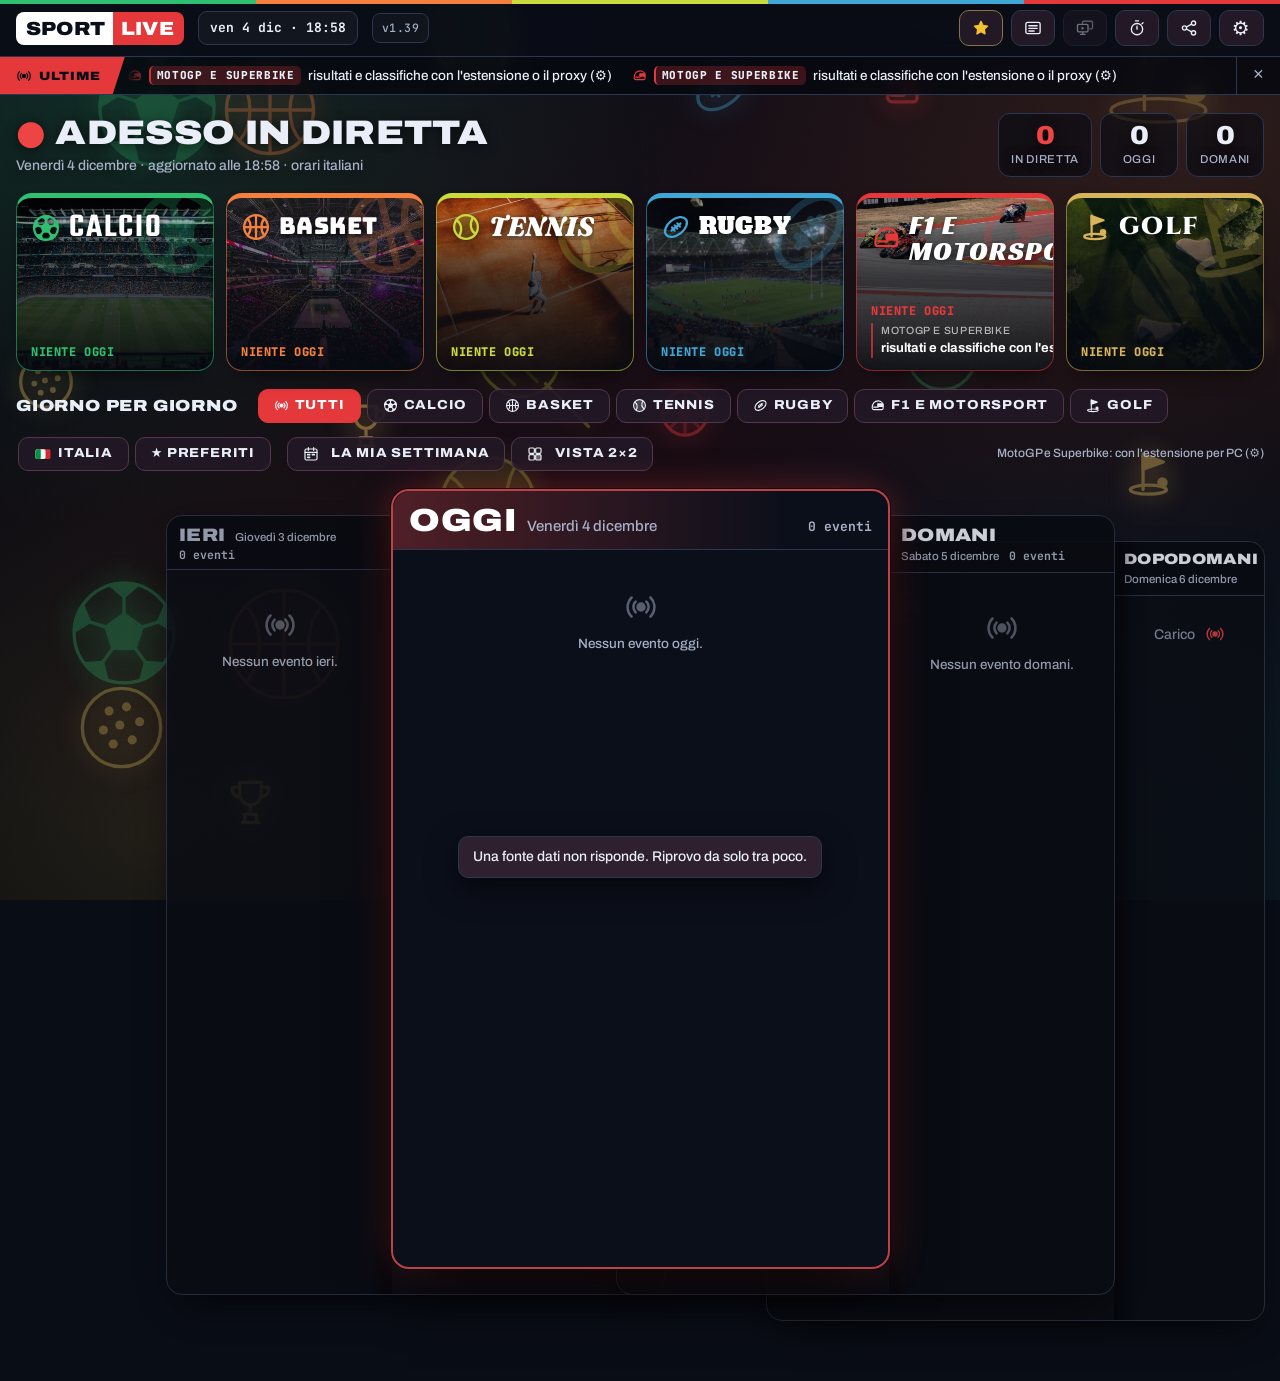
<file: sport/index.html>
<!DOCTYPE html>
<html lang="it" data-style="pitwall">
<head>
<meta charset="utf-8">
<meta name="viewport" content="width=device-width, initial-scale=1, viewport-fit=cover">
<meta name="theme-color" content="#090d16">
<title>Sport LIVE APP</title>
<style id="introCss">
/* Sigla d'apertura (come l'inizio di una diretta TV): sta qui dentro così compare subito, prima di tutto il resto */
.intro{position:fixed;top:0;right:0;bottom:0;left:0;z-index:2147483000;overflow:hidden;display:grid;place-items:center;font-family:"Archivo","Arial Narrow",system-ui,sans-serif;cursor:pointer;-webkit-tap-highlight-color:transparent}
.intro .ib{position:absolute;top:0;right:0;bottom:0;left:0;background:#090d16;animation:in-hide 0s linear .72s forwards}
.intro .bd{position:absolute;top:-20%;bottom:-20%;left:-30%;right:-30%;transform:skewX(-18deg) translateX(-135%);animation:in-bd .42s cubic-bezier(.7,0,.25,1) forwards;animation-delay:var(--d)}
.intro .bd.k{background:linear-gradient(115deg,#0b1020,#090d16 60%)}
.intro .iflash{position:absolute;top:0;right:0;bottom:0;left:0;z-index:1;background:radial-gradient(40% 35% at 50% 50%,rgba(255,255,255,.55),transparent 70%);opacity:0;animation:in-flash .5s ease-out .32s}
.intro .mid{position:relative;z-index:2;display:flex;flex-direction:column;align-items:center;gap:3vmin;padding:0 16px;transition:transform .38s cubic-bezier(.7,0,.25,1),opacity .2s}
.intro .lgw{display:flex;flex-wrap:wrap;justify-content:center;align-items:center;gap:2.4vmin;animation:in-slam .45s cubic-bezier(.2,1.6,.4,1) .3s both}
.intro .ilg{display:inline-flex;border-radius:.13em;overflow:hidden;font-weight:900;font-size:8.4vmin;font-size:clamp(34px,8.4vmin,124px);line-height:1;font-stretch:114%;letter-spacing:.01em;white-space:nowrap;box-shadow:0 1.4vmin 4vmin rgba(0,0,0,.45)}
.intro .ilg span{background:#fff;color:#0b0f19;padding:.19em .2em .19em .26em}
.intro .ilg b{background:#e5383b;color:#fff;padding:.19em .26em .19em .2em;font-weight:900}
.intro .ilive{display:flex;align-items:center;gap:.5em;font:800 13px/1 "JetBrains Mono",ui-monospace,Menlo,Consolas,monospace;font-size:clamp(11px,2.6vmin,30px);letter-spacing:.14em;color:#fff;background:rgba(229,56,59,.16);border:2px solid #e5383b;border-radius:99px;padding:.45em .7em;white-space:nowrap}
.intro .ilive i{width:.62em;height:.62em;border-radius:50%;background:#e5383b;animation:in-pulse 1s ease-out infinite}
.intro .istrip{display:flex;flex-wrap:wrap;justify-content:center;gap:.7em 1.3em;font:800 11px/1 "JetBrains Mono",ui-monospace,Menlo,Consolas,monospace;font-size:clamp(10px,1.9vmin,22px);letter-spacing:.12em;color:#c8d0e0;animation:in-strip .4s ease-out .48s both}
.intro .istrip span{display:flex;align-items:center;gap:.5em;white-space:nowrap}
.intro .istrip span::before{content:"";width:.6em;height:.6em;border-radius:.15em;background:var(--c)}
.intro.out{pointer-events:none}
.intro.out .bd{animation:in-bdout .38s cubic-bezier(.7,0,.25,1) forwards;animation-delay:var(--o)}
.intro.out .mid{transform:translateX(120vw);opacity:0}
.intro.out .iflash,.intro.out .ib{display:none}
@keyframes in-hide{to{visibility:hidden}}
@keyframes in-bd{to{transform:skewX(-18deg) translateX(0)}}
@keyframes in-bdout{from{transform:skewX(-18deg) translateX(0)}to{transform:skewX(-18deg) translateX(135%)}}
@keyframes in-slam{from{transform:scale(1.9);opacity:0;filter:blur(8px)}}
@keyframes in-flash{30%{opacity:1}}
@keyframes in-strip{from{transform:translateY(14px);opacity:0}}
@keyframes in-pulse{from{box-shadow:0 0 0 0 rgba(229,56,59,.7)}to{box-shadow:0 0 0 .9em rgba(229,56,59,0)}}
@media (prefers-reduced-motion:reduce){
  .intro .bd,.intro .iflash{display:none}
  .intro *{animation:none!important}
  .intro .ib{visibility:visible}
  .intro{transition:opacity .25s}.intro.out{opacity:0}.intro.out .ib{display:block}.intro.out .mid{transform:none}
}
</style>
<link rel="preconnect" href="https://fonts.googleapis.com">
<link rel="preconnect" href="https://fonts.gstatic.com" crossorigin>
<link href="https://fonts.googleapis.com/css2?family=Archivo:wdth,wght@62..125,100..900&family=JetBrains+Mono:wght@400;500;700;800&family=Teko:wght@500;600;700&family=Bungee&family=Fraunces:ital,opsz,wght@1,9..144,800;1,9..144,900&family=Alfa+Slab+One&family=Racing+Sans+One&family=Orbitron:wght@700;900&family=Cinzel:wght@600;700;900&display=swap" rel="stylesheet">
<link rel="stylesheet" href="app.css?v=1.39">
<link rel="stylesheet" href="screens.css?v=1.39">
<link rel="icon" href="data:image/svg+xml,%3Csvg xmlns='http://www.w3.org/2000/svg' viewBox='0 0 64 64'%3E%3Crect width='64' height='64' rx='14' fill='%23e5383b'/%3E%3Ccircle cx='32' cy='32' r='13' fill='none' stroke='white' stroke-width='6'/%3E%3Ccircle cx='32' cy='32' r='4' fill='white'/%3E%3C/svg%3E">
</head>
<body>
<!-- sigla d'apertura: si chiude appena l'app è pronta (tocca per saltarla) -->
<div class="intro" id="intro" aria-hidden="true"><div class="ib"></div><div class="bd" style="background:#2fbf71;--d:0ms;--o:210ms"></div><div class="bd" style="background:#f5803e;--d:45ms;--o:180ms"></div><div class="bd" style="background:#c9dc3c;--d:90ms;--o:150ms"></div><div class="bd" style="background:#3fa7d6;--d:135ms;--o:90ms"></div><div class="bd" style="background:#e5383b;--d:180ms;--o:120ms"></div><div class="bd" style="background:#d8b45a;--d:225ms;--o:60ms"></div><div class="bd k" style="--d:270ms;--o:0ms"></div><div class="iflash"></div><div class="mid"><div class="lgw"><div class="ilg"><span>SPORT</span><b>LIVE</b></div><div class="ilive"><i></i>IN DIRETTA</div></div><div class="istrip"><span style="--c:#2fbf71">CALCIO</span><span style="--c:#f5803e">BASKET</span><span style="--c:#c9dc3c">TENNIS</span><span style="--c:#3fa7d6">RUGBY</span><span style="--c:#e5383b">F1 E MOTORSPORT</span><span style="--c:#d8b45a">GOLF</span></div></div></div>
<script>
(function(){
  var el=document.getElementById("intro"),skip=false;
  try{var q=new URLSearchParams(location.search);skip=q.get("follow")==="1"||q.has("solo")||q.has("nointro");}catch(e){}
  try{if(window.self!==window.top)skip=true;}catch(e){skip=true;}
  try{if(JSON.parse(localStorage.getItem("sl.settings")||"{}").intro===false)skip=true;}catch(e){}
  if(skip){el.parentNode.removeChild(el);window.SLintro={ready:function(){}};return;}
  var calm=false,done=false,ready=false,shown=false;
  try{calm=matchMedia("(prefers-reduced-motion: reduce)").matches;}catch(e){}
  function out(){if(done)return;done=true;removeEventListener("keydown",out);el.className+=" out";setTimeout(function(){if(el.parentNode)el.parentNode.removeChild(el);},calm?300:640);}
  function seen(){shown=true;if(ready)out();}
  /* si chiude quando l'app è pronta e il logo si è visto davvero (sui dispositivi lenti l'animazione può partire in ritardo) */
  if(calm)setTimeout(seen,400);else el.querySelector(".lgw").addEventListener("animationend",function(){setTimeout(seen,200);});
  window.SLintro={ready:function(){ready=true;if(shown)out();},skip:out};
  el.addEventListener("click",out);addEventListener("keydown",out);
  setTimeout(out,4000); /* se qualcosa non parte, la sigla non resta lì */
})();
</script>
<header class="top" id="top">
  <a class="logo" href="#/home" aria-label="Sport LIVE APP, adesso in diretta"><span>SPORT</span><b>LIVE</b></a>
  <span class="clock mono" id="clock" aria-live="off"></span>
  <span class="ver mono" id="appVer" title="Versione della pagina che stai guardando: 1.39 del 26/11/2026">v1.39</span>
  <nav class="tabs" id="tabs" aria-label="Sport"></nav>
  <div class="topr">
 <button class="tbtn favbtn" id="btnFav" title="Gestisci i preferiti" aria-haspopup="dialog"><svg class="ico" viewBox="0 0 24 24" aria-hidden="true" focusable="false"><use href="#i-star"/></svg><span>PREFERITI</span><b class="fbadge" id="favBadge" hidden></b></button>
    <button class="tbtn" id="btnTicker" title="Mostra o nascondi la striscia delle notizie" aria-pressed="true"><svg class="ico" viewBox="0 0 24 24" aria-hidden="true" focusable="false"><use href="#i-news"/></svg><span>NOTIZIE</span></button>
    <button class="tbtn" id="btnScreens" title="Schermi: schermo singolo o più schermi" aria-label="Schermi"><svg class="ico" viewBox="0 0 24 24" aria-hidden="true" focusable="false"><use href="#i-screens"/></svg><span>SCHERMI</span></button>
    <button class="tbtn" id="btnSync" title="TV SYNC: ritarda i dati per allinearli alla tua diretta (niente spoiler)" aria-haspopup="dialog"><svg class="ico" viewBox="0 0 24 24" aria-hidden="true" focusable="false"><use href="#i-stopwatch"/></svg><span>TV SYNC</span><b class="syncv" id="syncV" hidden></b></button>
    <button class="tbtn" id="btnShare" title="Condividi questa pagina" aria-label="Condividi" aria-haspopup="dialog"><svg class="ico" viewBox="0 0 24 24" aria-hidden="true" focusable="false"><use href="#i-share"/></svg><span>CONDIVIDI</span></button>
    <button class="tbtn icobtn" id="btnSettings" title="Impostazioni" aria-label="Impostazioni">⚙</button>
  </div>
</header>
<div class="ticker" id="ticker" hidden>
  <span class="tk-label" id="tkLabel">ULTIME</span>
  <div class="tk-view"><div class="tk-track" id="tkTrack"></div></div>
  <button type="button" class="tk-x" id="tkHide" aria-label="Nascondi la striscia delle notizie" title="Nascondi la striscia">✕</button>
</div>
<!-- barra delle finestre: schermo singolo, finestra principale e finestre secondarie con più schermi -->
<div class="soloBar" id="soloBar" hidden>
  <span class="logo sm" id="soloLogo" hidden><span>SPORT</span><b>LIVE</b></span>
  <span class="led ok"></span><span id="soloTxt">—</span><span class="spacer"></span>
  <button class="tog home" id="soloHome" type="button" hidden>⌂ HOME</button>
  <button class="tog" id="soloLay" type="button" hidden>▦ DISPOSIZIONE</button>
  <button class="tog" id="soloHd" type="button" hidden aria-pressed="true">☰ COMANDI</button>
  <button class="tog" id="soloFs" type="button">⛶ SCHERMO INTERO</button>
  <button class="tog" id="soloExit" type="button" hidden>LAYOUT COMPLETO</button>
</div>
<div class="subbar" id="subbar"></div>
<main id="main" class="grid" tabindex="-1"></main>
<!-- telefono: gli sport in una barra in basso, a portata di pollice -->
<nav class="bnav" id="bnav" aria-label="Sport"></nav>
<div class="alerts" id="alerts" aria-live="polite"></div>
<div class="toast" id="toast" role="status" hidden></div>
<a class="photocredit" id="photoCredit" target="_blank" rel="noopener" hidden></a>

<dialog id="dlgSettings" aria-labelledby="setH">
  <form method="dialog" class="dlg">
    <div class="dlgh"><h2 id="setH" class="disp">Impostazioni</h2><span class="ver mono" id="setVer" title="Versione della pagina che stai guardando"></span><button class="x" value="close" aria-label="Chiudi">✕</button></div>
    <div class="setgrid">
      <section>
        <h3>Stile grafico</h3>
        <div class="seg" id="setStyle" role="group" aria-label="Stile grafico">
          <button type="button" data-v="pitwall">PIT WALL</button>
          <button type="button" data-v="regia">REGIA TV</button>
        </div>
        <p class="hint">Pit wall: scuro e denso come l'app F1. Regia TV: grafica da sovrimpressione, numeri grandi e colori delle squadre.</p>
        <div class="pconly">
        <h3>Riquadri 3D</h3>
        <div class="seg" id="setTilt" role="group" aria-label="Inclinazione dei riquadri">
          <button type="button" data-v="on">SI INCLINANO COL MOUSE</button>
          <button type="button" data-v="off">FERMI</button>
        </div>
        <p class="hint">La cornice e lo spessore restano sempre; su TV e tablet i riquadri sono sempre fermi.</p>
        </div>
        <h3>Modalità divano</h3>
        <div class="seg" id="setCouch" role="group" aria-label="Modalità divano">
          <button type="button" data-v="auto">AUTOMATICA</button>
          <button type="button" data-v="on">SEMPRE</button>
          <button type="button" data-v="off">MAI</button>
        </div>
        <p class="hint">Testi più grandi e solo le sezioni principali, comoda su Smart TV e tablet. Automatica: si attiva da sola su TV, tablet e schermi lontani. <span id="couchNow"></span></p>
        <h3>Sigla d'apertura</h3>
        <div class="seg" id="setIntro" role="group" aria-label="Sigla d'apertura">
          <button type="button" data-v="on">SÌ</button>
          <button type="button" data-v="off">NO</button>
        </div>
        <p class="hint">L'animazione con il logo quando apri l'app: dura poco più di un secondo e si salta toccando lo schermo.</p>
      </section>
      <section>
        <h3>Avvisi a schermo</h3>
        <div class="seg" id="setAlerts" role="group" aria-label="Avvisi">
          <button type="button" data-v="fav">SOLO PREFERITI E ITALIA</button>
          <button type="button" data-v="all">TUTTE LE PARTITE</button>
          <button type="button" data-v="off">NESSUNO</button>
        </div>
        <label class="chk"><input type="checkbox" id="setSound"> Suono quando arriva un avviso</label>
        <h3>Preferiti <small id="favCount"></small></h3>
        <p class="hint">Tocca la ★ accanto a una squadra, un tennista o un pilota, oppure usa il pulsante ★ PREFERITI in alto. Sono salvati solo su questo dispositivo.</p>
        <p><button type="button" class="btn" id="setFav">★ GESTISCI PREFERITI</button></p>
      </section>
      <section>
        <h3>TV SYNC · niente spoiler</h3>
        <div class="syncbox"><input type="range" id="setSync" min="0" max="90" step="1" value="0" aria-label="Ritardo dei dati in secondi"><output id="setSyncOut" for="setSync">spento</output></div>
        <div class="seg" id="setSyncP" role="group" aria-label="Ritardi tipici"><button type="button" data-v="0">NO</button><button type="button" data-v="8">TV 8 s</button><button type="button" data-v="30">30 s</button><button type="button" data-v="45">45 s</button><button type="button" data-v="60">60 s</button></div>
        <p class="hint">Le dirette in streaming arrivano in ritardo (DAZN, Sky Go, NOW: 30–60 s; TV digitale: pochi secondi). Con il ritardo impostato punteggi, notizie e avvisi arrivano insieme alla tua diretta.</p>
        <h3>Telecomando dal telefono</h3>
        <p class="hint">Su TV o monitor grande: mostra un codice QR, inquadralo col telefono e cambi sport e partita da lì.</p>
        <p><button type="button" class="btn" id="setRemote"><svg class="ico" viewBox="0 0 24 24" aria-hidden="true" focusable="false"><use href="#i-remote"/></svg> MOSTRA IL QR DEL TELECOMANDO</button></p>
        <h3>Proxy dati · MotoGP e Superbike ovunque</h3>
        <p class="hint">Facoltativo. Con un proxy gratuito (Cloudflare Worker) MotoGP e Superbike funzionano anche su telefono, tablet, Smart TV, Safari e Firefox, senza estensione. Istruzioni: cartella <b>proxy</b> del sito.</p>
        <div class="row"><input type="url" id="setProxy" class="favq" placeholder="https://sport-live-proxy.tuonome.workers.dev" autocomplete="off" aria-label="Indirizzo del proxy dati"></div>
        <p class="row"><button type="button" class="btn" id="setProxyTest">PROVA E SALVA</button><button type="button" class="btn" id="setProxyOff">TOGLI</button><span class="hint" id="setProxyMsg"></span></p>
      </section>
      <section class="pconly">
        <h3>Estensione per PC</h3>
        <p class="hint" id="extState"></p>
        <p class="hint">Serve su Chrome o Edge per computer: mostra la diretta TV dentro il riquadro e sblocca i dati di MotoGP e Superbike. È la stessa estensione dell'app F1, aggiornata.</p>
        <p><a class="btn" id="extZip" href="../estensione-diretta-tv.zip" download>⬇ SCARICA ESTENSIONE</a></p>
        <ol class="hint steps">
          <li>Estrai lo zip in una cartella che non cancellerai.</li>
          <li>Apri <b>chrome://extensions</b> (Edge: edge://extensions) e attiva "Modalità sviluppatore".</li>
          <li>Se avevi già l'estensione F1, premi ↻ su di essa; altrimenti "Carica estensione non pacchettizzata" e scegli la cartella <b>f1pw-tv</b>.</li>
          <li>Ricarica questa pagina.</li>
        </ol>
      </section>
      <section>
        <h3>Stato fonti</h3>
        <div class="srcl" id="srcList"></div>
        <p class="row"><button type="button" class="btn" id="srcTest"><svg class="ico" viewBox="0 0 24 24" aria-hidden="true" focusable="false"><use href="#i-signal"/></svg> PROVA ORA</button><span class="hint" id="srcMsg"></span></p>
        <h3>Striscia notizie</h3>
        <p class="hint">Scorre sotto il menu: in home tutti gli sport, nelle pagine solo quello sport. Si mostra o nasconde col pulsante NOTIZIE in alto o con la ✕ sulla striscia.</p>
        <h3>Sezioni</h3>
        <p><button type="button" class="btn" id="setResetCards">↺ RIPRISTINA SEZIONI E MISURE</button></p>
        <h3>Versione</h3>
        <p class="hint"><span id="setVerFull"></span>. Quando esce una versione nuova compare un avviso in basso per aggiornare.</p>
        <p class="row"><button type="button" class="btn" id="setUpd">↻ CONTROLLA AGGIORNAMENTI</button><span class="hint" id="setUpdMsg"></span></p>
        <h3>Foto e dati</h3>
        <p class="hint">Foto: Unsplash (calcio, basket, tennis, golf); David Roberts, CC BY 2.0 (rugby); TeamEG00, pubblico dominio (moto), Wikimedia Commons.</p>
        <p class="hint">Dati: ESPN (calcio, NBA, tennis ATP e WTA, rugby, IndyCar, golf), siti ufficiali EuroLega / EuroCup e MotoGP / WorldSBK, OpenF1 e Jolpica per la F1. Fonti gratuite non ufficiali: a volte possono mancare dati o arrivare in ritardo.</p>
      </section>
    </div>
  </form>
</dialog>

<dialog id="dlgShare" aria-labelledby="shH">
  <form method="dialog" class="dlg">
    <div class="dlgh"><h2 id="shH" class="disp">Condividi</h2><button class="x" value="close" aria-label="Chiudi">✕</button></div>
    <p class="hint" id="shWhat"></p>
    <div class="row"><input type="text" class="favq" id="shUrl" readonly aria-label="Link da condividere"></div>
    <label class="chk"><input type="checkbox" id="shLook"><span>Stesso stile grafico (<b id="shLookN"></b>)</span></label>
    <label class="chk"><input type="checkbox" id="shSync"><span>Stesso ritardo TV SYNC (<b id="shSyncN"></b>): watch party, tutti vedono i punteggi insieme</span></label>
    <p class="row"><button type="button" class="btn pri" id="shCopy">COPIA IL LINK</button><button type="button" class="btn" id="shNative" hidden>CONDIVIDI…</button><button type="button" class="btn" id="shQrB">MOSTRA QR</button></p>
    <div class="qrbox" id="shQr" hidden></div>
  </form>
</dialog>

<dialog id="dlgSync" aria-labelledby="syH">
  <form method="dialog" class="dlg">
    <div class="dlgh"><h2 id="syH" class="disp">TV SYNC</h2><button class="x" value="close" aria-label="Chiudi">✕</button></div>
    <p class="hint">Ritarda punteggi, notizie e avvisi per allinearli alla diretta che stai guardando: niente gol "spoilerati" prima di vederli.</p>
    <div class="syncbox big"><input type="range" id="sySl" min="0" max="90" step="1" value="0" aria-label="Ritardo dei dati in secondi"><output id="syOut" for="sySl">spento</output></div>
    <div class="seg" id="syP" role="group" aria-label="Ritardi tipici"><button type="button" data-v="0">NO</button><button type="button" data-v="8">TV 8 s</button><button type="button" data-v="30">STREAMING 30 s</button><button type="button" data-v="45">45 s</button><button type="button" data-v="60">60 s</button></div>
    <p class="row syadj"><button type="button" class="btn" data-d="-5">− 5 s</button><button type="button" class="btn" data-d="-1">− 1 s</button><button type="button" class="btn" data-d="1">+ 1 s</button><button type="button" class="btn" data-d="5">+ 5 s</button></p>
    <p class="hint">Come regolarlo: quando in TV vedi un gol o un punto, guarda quanti secondi prima era comparso qui e imposta quel ritardo. Vale su questo dispositivo e nelle finestre degli altri schermi.</p>
  </form>
</dialog>

<dialog id="dlgImp" aria-labelledby="imH">
  <form method="dialog" class="dlg">
    <div class="dlgh"><h2 id="imH" class="disp">★ Importa preferiti</h2><button class="x" value="close" aria-label="Chiudi">✕</button></div>
    <p class="hint" id="imTxt"></p>
    <div class="imlist" id="imList"></div>
    <p class="row"><button type="button" class="btn pri" id="imMerge">AGGIUNGI AI MIEI</button><button type="button" class="btn" id="imRepl">SOSTITUISCI I MIEI</button><button class="btn" value="close">ANNULLA</button></p>
  </form>
</dialog>

<dialog id="dlgRemote" aria-labelledby="rmH">
  <form method="dialog" class="dlg">
    <div class="dlgh"><h2 id="rmH" class="disp">Telecomando dal telefono</h2><button class="x" value="close" aria-label="Chiudi">✕</button></div>
    <p class="hint">Inquadra il codice col telefono: si apre il telecomando di questo schermo. Il QR resta piccolo in un angolo finché il telecomando è attivo.</p>
    <div class="qrbox big" id="rmQrBig"></div>
    <p class="hint" id="rmLink"></p>
    <p class="row"><button class="btn pri" value="close">FATTO</button><button type="button" class="btn" id="rmOff">SPEGNI IL TELECOMANDO</button></p>
    <p class="hint">I comandi passano da un servizio pubblico gratuito (ntfy.sh) su un canale dal nome casuale: viaggiano solo comandi come "apri Calcio", nessun dato personale.</p>
  </form>
</dialog>

<!-- telecomando attivo: QR piccolo nell'angolo -->
<button type="button" class="rmcorner" id="rmCorner" hidden aria-label="Telecomando attivo: mostra il QR"></button>
<!-- versione nuova disponibile -->
<div class="updbar" id="updBar" role="status" hidden><span id="updTxt"></span><button type="button" class="btn pri" id="updGo">AGGIORNA</button><button type="button" class="tk-x" id="updX" aria-label="Più tardi">✕</button></div>

<dialog id="dlgFav" aria-labelledby="favH">
  <form method="dialog" class="dlg favdlg">
    <div class="dlgh"><h2 id="favH" class="disp">★ I tuoi preferiti</h2><button class="x" value="close" aria-label="Chiudi">✕</button></div>
    <p class="hint">Squadre, giocatori e piloti che segui: in home hanno il bordo oro e la ★, si mostrano da soli col filtro "★ Preferiti" e ricevono gli avvisi. Sono salvati solo su questo dispositivo.</p>
    <section class="favsec"><h3>Che segui <small id="favN"></small></h3><div class="favmine" id="favMine"></div></section>
    <section class="favsec"><h3>Aggiungi</h3>
      <input type="search" class="favq" id="favQ" placeholder="Cerca una squadra, un tennista, un pilota…" autocomplete="off" aria-label="Cerca da aggiungere ai preferiti">
      <div class="favsug" id="favSug"></div>
      <p class="hint">Trovi chi gioca o corre tra ieri e dopodomani; scrivendo un nome cerchi anche tra le squadre dei campionati principali, NBA, EuroLega, i primi 200 del tennis e i piloti di F1.</p></section>
    <section class="favsec"><h3>Su un altro dispositivo</h3>
      <p class="hint">Porta i tuoi preferiti su telefono, tablet o Smart TV: apri il link (o inquadra il QR) sull'altro dispositivo.</p>
      <p class="row"><button type="button" class="btn" id="favLink">COPIA IL LINK</button><button type="button" class="btn" id="favQrB">MOSTRA QR</button><button type="button" class="btn" id="favPasteB">INCOLLA UN CODICE</button></p>
      <div class="qrbox" id="favQr" hidden></div>
      <div class="row" id="favPasteRow" hidden><input type="text" class="favq" id="favPaste" placeholder="Incolla qui il link o il codice dei preferiti" autocomplete="off" aria-label="Link o codice dei preferiti"><button type="button" class="btn pri" id="favPasteGo">IMPORTA</button></div>
    </section>
  </form>
</dialog>

<!-- SCHERMI: scelta tra schermo singolo e più schermi (come l'app F1) -->
<dialog id="dlgScr" class="sdlg" aria-labelledby="scrH">
  <form method="dialog" class="mbox">
    <div class="ms-head"><div><h2 id="scrH">Schermi</h2><p class="sub" id="scrSub">Come vuoi usare l'app?</p></div><button class="tog sq" value="close" aria-label="Chiudi">×</button></div>
    <div id="scrChoose">
      <p class="ms-alert ok" id="scrOn" hidden></p>
      <p class="ms-alert" id="scrNone" hidden>In questa pagina non ci sono sezioni da disporre. Apri uno sport (Calcio, Basket, Tennis…): lì puoi usare lo schermo singolo o più schermi. La Formula 1 ha il suo pulsante SCHERMI dentro l'app.</p>
      <div class="scr-opts">
        <button type="button" class="scr-opt" id="scrOptSingle">
          <svg viewBox="0 0 160 96" aria-hidden="true"><rect class="il-fr" x="2" y="2" width="156" height="80" rx="7"/><rect class="il-a" x="10" y="10" width="30" height="64" rx="3"/><rect class="il-b" x="46" y="10" width="68" height="10" rx="2"/><rect class="il-tv" x="46" y="24" width="68" height="38" rx="3"/><path class="il-play" d="M75 36l12 7-12 7z"/><rect class="il-b" x="46" y="66" width="68" height="8" rx="2"/><rect class="il-c" x="120" y="10" width="30" height="30" rx="3"/><rect class="il-a2" x="120" y="44" width="30" height="30" rx="3"/><rect class="il-st" x="66" y="85" width="28" height="6" rx="2"/></svg>
          <b>Schermo singolo</b>
          <span>La diretta TV grande e al centro, tutte le altre sezioni attorno. Scegli un preset oppure sposta tu le sezioni.</span>
          <em id="scrSingleTag">UN SOLO MONITOR</em>
        </button>
        <button type="button" class="scr-opt" id="scrOptMulti">
          <svg viewBox="0 0 160 96" aria-hidden="true"><rect class="il-fr" x="2" y="12" width="76" height="52" rx="6"/><rect class="il-tv" x="9" y="19" width="62" height="38" rx="3"/><path class="il-play" d="M35 31l12 7-12 7z"/><rect class="il-st" x="28" y="68" width="24" height="6" rx="2"/><rect class="il-fr" x="82" y="12" width="76" height="52" rx="6"/><rect class="il-a" x="89" y="19" width="28" height="38" rx="3"/><rect class="il-c" x="121" y="19" width="30" height="17" rx="3"/><rect class="il-a2" x="121" y="40" width="30" height="17" rx="3"/><rect class="il-st" x="108" y="68" width="24" height="6" rx="2"/></svg>
          <b>Più schermi</b>
          <span>Una finestra per ogni monitor collegato, tutte sincronizzate. Disposizione automatica o manuale.</span>
          <em>DUE O PIÙ MONITOR</em>
        </button>
      </div>
      <p class="note scr-note" id="scrNarrow" hidden>Lo schermo singolo richiede uno schermo largo almeno 900 px: usalo da computer o da tablet in orizzontale.</p>
    </div>
    <div id="scrSingle" hidden>
      <div class="sgl-sec"><span class="sub">PRESET CONSIGLIATI</span></div>
      <div class="sgl-presets" id="sglPresets" role="radiogroup" aria-label="Preset per schermo singolo"></div>
      <div class="sgl-sec"><span class="sub">DISPOSIZIONE · <b id="sglName">—</b></span><span class="sub" id="sglHint"></span></div>
      <div class="sgl-stage"><div class="sgl-screen" id="sglScreen"></div></div>
      <div class="ms-bar sgl-ctl">
        <label class="sgl-range"><span>Dimensione TV</span><input type="range" id="sglTv" min="40" max="80" step="1" value="62"><output id="sglTvOut" for="sglTv">—</output></label>
        <label class="sgl-chk"><input type="checkbox" id="sglHd" checked> Barra comandi in alto</label>
      </div>
      <div class="ms-palbar"><span class="sub" id="sglPalH">SEZIONI NON MOSTRATE</span><span class="ms-trash" id="sglTrash">Trascina qui per togliere</span></div>
      <div class="ms-pal" id="sglPal"></div>
      <div class="ms-foot"><button class="tog" id="sglBack" type="button">← INDIETRO</button><span class="spacer"></span><button class="tog" id="sglOff" type="button" hidden>ESCI DALLO SCHERMO SINGOLO</button><button class="btn pri" id="sglGo" type="button">APPLICA A QUESTO SCHERMO</button></div>
    </div>
  </form>
</dialog>

<!-- PIÙ SCHERMI -->
<dialog id="dlgMs" class="sdlg" aria-labelledby="msH">
  <form method="dialog" class="mbox">
    <div class="ms-head"><div><h2 id="msH">Più schermi</h2><p class="sub">Distribuisci le sezioni della pagina sui tuoi monitor</p></div><div class="tools"><button class="tog" id="msBack" type="button">← SCHERMI</button><button class="tog sq" value="close" aria-label="Chiudi">×</button></div></div>
    <p class="ms-alert" id="msNote" hidden>Dentro un riquadro non si possono aprire altre finestre. Apri il sito direttamente, con Chrome o Edge da computer.</p>
    <div class="ms-bar">
      <span class="ms-status wait" id="msDetect"><i></i><span>Rilevamento schermi…</span></span>
      <span class="ms-count" id="msCount" hidden><span>Schermi</span><button type="button" id="msMinus" aria-label="Uno schermo in meno">−</button><b id="msNv">2</b><button type="button" id="msPlus" aria-label="Uno schermo in più">+</button></span>
      <button class="tog" id="msDetectBtn" type="button">↻ RILEVA</button>
    </div>
    <div class="ms-bar"><div class="seg" id="msModeSeg" role="group" aria-label="Modalità"><button type="button" data-m="auto" aria-pressed="true">⚡ AUTOMATICO</button><button type="button" data-m="manual" aria-pressed="false">✋ MANUALE</button></div><p class="sub" id="msHint"></p><button class="tog" id="msReset" type="button" hidden>↺ RIPRISTINA AUTOMATICO</button></div>
    <div id="msBody" hidden>
      <div class="ms-stage" id="msStage"></div>
      <div class="ms-palbar"><span class="sub" id="msPalH">SEZIONI</span><span class="ms-trash" id="msTrash">🗑 Trascina qui per togliere</span></div>
      <div class="ms-pal" id="msPal" hidden></div>
    </div>
    <div class="ms-foot"><div class="tools" id="msWins"></div><span class="spacer"></span><span id="msFootMain" class="tools" hidden><button class="tog" id="msClose" type="button" hidden>CHIUDI</button><button class="btn pri" id="msGo" type="button">APRI</button></span></div>
    <p class="note ms-note">Tutte le finestre restano sincronizzate: sport, competizione, giorno e partita scelti. Se il browser blocca i popup, consentili per questo sito.</p>
  </form>
</dialog>

<script src="js/core.js?v=1.39"></script>
<script src="js/theme.js?v=1.39"></script>
<script src="js/translate.js?v=1.39"></script>
<script src="js/ui.js?v=1.39"></script>
<script src="js/screens.js?v=1.39"></script>
<script src="js/viz.js?v=1.39"></script>
<script src="js/data.js?v=1.39"></script>
<script src="js/ticker.js?v=1.39"></script>
<script src="js/home.js?v=1.39"></script>
<script src="js/favs.js?v=1.39"></script>
<script src="js/calcio.js?v=1.39"></script>
<script src="js/eurolega.js?v=1.39"></script>
<script src="js/basket.js?v=1.39"></script>
<script src="js/tennis.js?v=1.39"></script>
<script src="js/rugby.js?v=1.39"></script>
<script src="js/f1.js?v=1.39"></script>
<script src="js/moto.js?v=1.39"></script>
<script src="js/golf.js?v=1.39"></script>
<script src="js/extra.js?v=1.39"></script>
<script src="js/views.js?v=1.39"></script>
<script src="js/remote.js?v=1.39"></script>
<script>SL.start();</script>
</body>
</html>
</file>
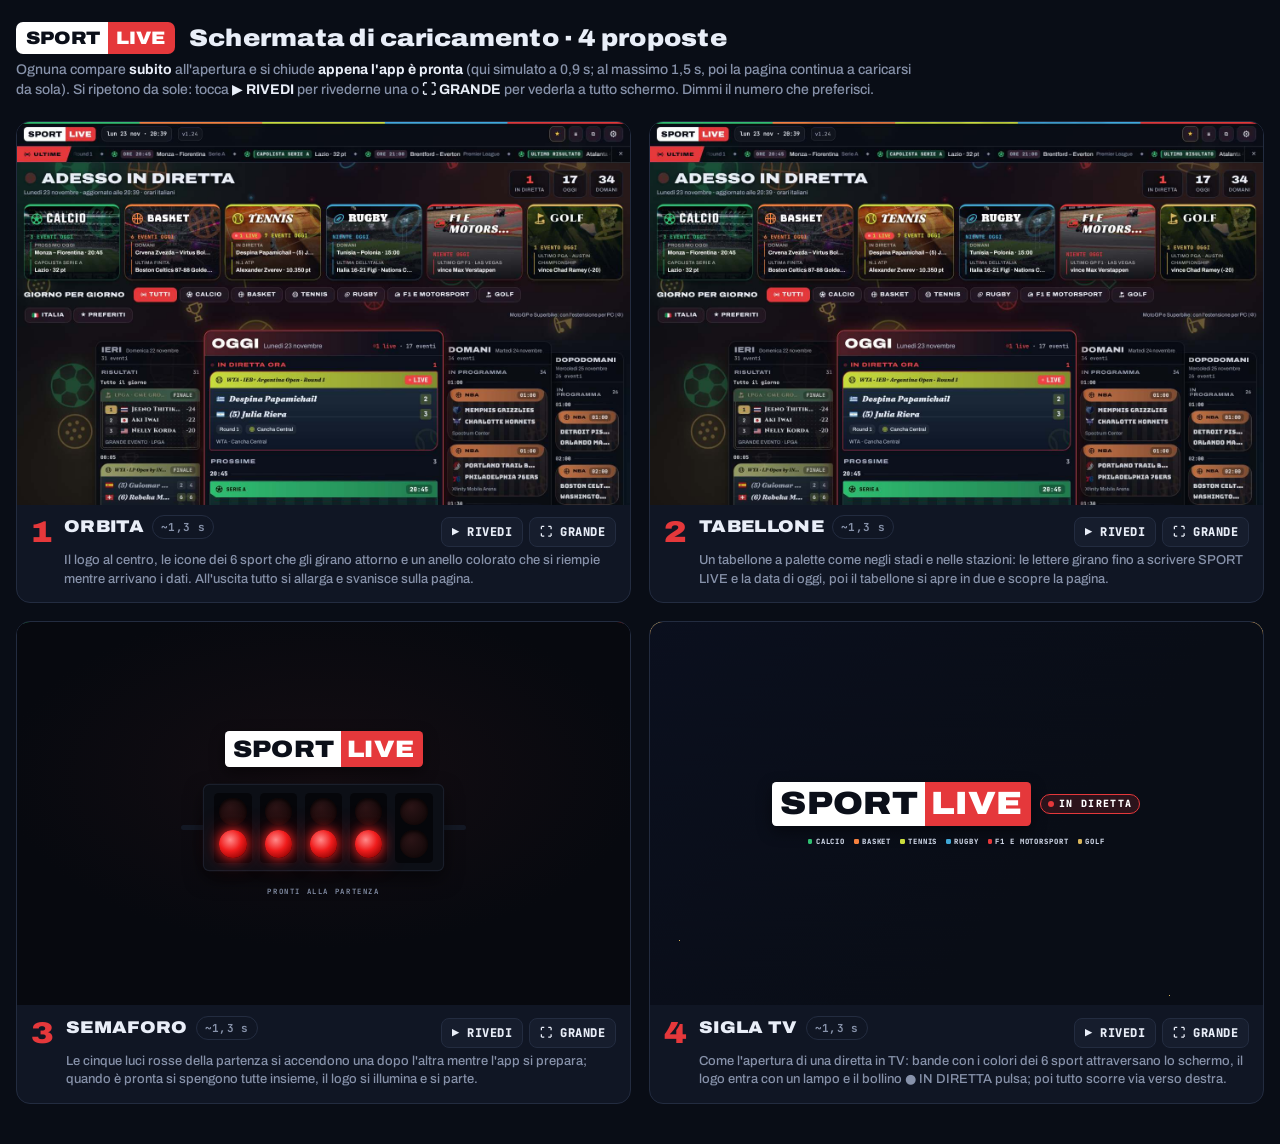
<file: proposte/caricamento-proposte.html>
<!doctype html>
<html lang="it">
<head>
<meta charset="utf-8">
<meta name="viewport" content="width=device-width,initial-scale=1">
<title>Caricamento: 4 proposte</title>
<link rel="preconnect" href="https://fonts.googleapis.com">
<link rel="preconnect" href="https://fonts.gstatic.com" crossorigin>
<link href="https://fonts.googleapis.com/css2?family=Archivo:wdth,wght@62..125,100..900&family=JetBrains+Mono:wght@500;700;800&display=swap" rel="stylesheet">
<style>
:root{
  --bg:#090d16;--panel:#101624;--panel2:#161d2d;--line:#232c40;--text:#e9eef8;--muted:#8792aa;--red:#e5383b;
  --c1:#2fbf71;--c2:#f5803e;--c3:#c9dc3c;--c4:#3fa7d6;--c5:#e5383b;--c6:#d8b45a;
  --fd:"Archivo","Arial Narrow",system-ui,sans-serif;--fm:"JetBrains Mono",ui-monospace,Menlo,Consolas,monospace;
  color-scheme:dark;
}
*{box-sizing:border-box}
html,body{margin:0;background:var(--bg);color:var(--text)}
body{font:500 14px/1.45 var(--fd);padding:22px 16px 40px;max-width:1500px;margin:0 auto}
.head{display:flex;align-items:center;gap:14px;flex-wrap:wrap;margin-bottom:6px}
.logo{display:inline-flex;border-radius:7px;overflow:hidden;font:900 18px/1 var(--fd);font-stretch:112%;white-space:nowrap;flex:none}
.logo span{background:#fff;color:#0b0f19;padding:7px 8px 7px 10px}
.logo b{background:var(--red);color:#fff;padding:7px 10px 7px 8px;font-weight:900}
h1{font:900 24px/1.1 var(--fd);font-stretch:110%;margin:0;letter-spacing:.01em}
.sub{color:var(--muted);margin:4px 0 20px;max-width:900px}
.sub b{color:var(--text)}
.grid{display:grid;grid-template-columns:repeat(2,minmax(0,1fr));gap:18px}
@media (max-width:900px){.grid{grid-template-columns:1fr}}
.card{background:var(--panel);border:1px solid var(--line);border-radius:14px;overflow:hidden;display:flex;flex-direction:column}
.foot{padding:12px 14px 14px;display:grid;grid-template-columns:auto minmax(0,1fr) auto;grid-template-areas:"num name btns" "num desc desc";gap:4px 12px;align-items:start}
.foot>*{min-width:0}
@media (max-width:600px){.foot{grid-template-columns:auto minmax(0,1fr);grid-template-areas:"num name" "desc desc" "btns btns"}.btns .btn{flex:1}}
.num{grid-area:num;font:900 30px/1 var(--fd);font-stretch:115%;color:var(--red)}
.name{grid-area:name;font:900 17px/1.15 var(--fd);font-stretch:112%;letter-spacing:.02em}
.desc{grid-area:desc;color:var(--muted);font-size:13px}
.btns{grid-area:btns;display:flex;gap:6px}
.btn{font:800 12px/1 var(--fm);letter-spacing:.04em;color:var(--text);background:var(--panel2);border:1px solid var(--line);border-radius:8px;padding:8px 10px;cursor:pointer;white-space:nowrap}
.btn:hover{border-color:#3a4766}
.btn:focus-visible{outline:2px solid var(--c4);outline-offset:2px}
.tag{font:700 11px/1 var(--fm);color:var(--muted);border:1px solid var(--line);border-radius:99px;padding:4px 8px;margin-left:8px;vertical-align:middle;white-space:nowrap}

/* "schermo" che contiene la pagina finta e il caricamento */
.scr{position:relative;aspect-ratio:16/10;overflow:hidden;background:#05070c;container-type:size;isolation:isolate}
.scr>img{position:absolute;inset:0;width:100%;height:100%;object-fit:cover;object-position:top left;display:block}
.big{position:fixed;inset:0;z-index:50;background:rgba(3,5,9,.92);display:grid;place-items:center;padding:16px}
.big[hidden]{display:none}
.big .scr{width:min(100%,calc((100vh - 90px)*1.6));border-radius:10px;box-shadow:0 30px 80px rgba(0,0,0,.6)}
.big .bar{position:absolute;top:12px;right:16px;display:flex;gap:8px}

/* =================== caricamento: base comune =================== */
.ldr{position:absolute;inset:0;z-index:5;overflow:hidden;pointer-events:none;font-family:var(--fd)}
.ldr .lg{display:inline-flex;border-radius:1.1cqmin;overflow:hidden;font:900 6.2cqmin/1 var(--fd);font-stretch:114%;letter-spacing:.01em;white-space:nowrap;box-shadow:0 1.4cqmin 4cqmin rgba(0,0,0,.45)}
.ldr .lg span{background:#fff;color:#0b0f19;padding:1.6cqmin 1.7cqmin 1.6cqmin 2.2cqmin}
.ldr .lg b{background:var(--red);color:#fff;padding:1.6cqmin 2.2cqmin 1.6cqmin 1.7cqmin;font-weight:900}
.ldr .cap{font:700 1.9cqmin/1 var(--fm);letter-spacing:.22em;color:var(--muted);text-transform:uppercase;white-space:nowrap}
.ldr svg.i{width:100%;height:100%;display:block;overflow:visible}

/* ---------- 1 · ORBITA ---------- */
.l-orbit{background:radial-gradient(60% 70% at 50% 45%,#121a2b 0%,var(--bg) 70%);display:grid;place-items:center;transition:opacity .35s ease,background-color .35s}
.l-orbit .stage{position:relative;width:52cqmin;height:52cqmin;display:grid;place-items:center;transition:transform .45s cubic-bezier(.5,0,.2,1),opacity .35s}
.l-orbit .ring{position:absolute;inset:0;transform:rotate(-90deg)}
.l-orbit .ring circle{fill:none;stroke-width:.9}
.l-orbit .ring .trk{stroke:#1c2436}
.l-orbit .ring .prg{stroke:url(#og);stroke-linecap:round;stroke-dasharray:100;stroke-dashoffset:100;animation:o-prg 1.1s cubic-bezier(.3,.6,.3,1) forwards}
.l-orbit.done .ring .prg{animation:none;stroke-dashoffset:0;transition:stroke-dashoffset .2s}
.l-orbit .spin{position:absolute;inset:0;animation:o-spin 3.2s linear infinite}
.l-orbit .spin>i{position:absolute;left:50%;top:50%;width:8.8cqmin;height:8.8cqmin;margin:-4.4cqmin 0 0 -4.4cqmin;transform:rotate(var(--a)) translateY(-21.5cqmin) rotate(calc(-1*var(--a)))}
.l-orbit .spin>i>b{display:block;width:100%;height:100%;animation:o-spin 3.2s linear infinite reverse}
.l-orbit .spin>i>b>span{display:grid;place-items:center;width:100%;height:100%;border-radius:50%;background:color-mix(in srgb,var(--c) 18%,#0d1322);border:.35cqmin solid var(--c);color:var(--c);padding:1.3cqmin;
  box-shadow:0 0 2.4cqmin color-mix(in srgb,var(--c) 45%,transparent);animation:o-pop .4s cubic-bezier(.3,1.6,.5,1) both;animation-delay:var(--d)}
.l-orbit .lg{animation:o-logo .45s cubic-bezier(.3,1.5,.5,1) both}
.l-orbit .cap{position:absolute;left:0;right:0;bottom:11cqh;text-align:center;font-size:2.2cqmin}
.l-orbit .cap i{font-style:normal;color:var(--text)}
.l-orbit.out{opacity:0;background-color:transparent}
.l-orbit.out .stage{transform:scale(1.35);opacity:0}
@keyframes o-prg{to{stroke-dashoffset:12}}
@keyframes o-spin{to{transform:rotate(360deg)}}
@keyframes o-pop{from{transform:scale(0);opacity:0}}
@keyframes o-logo{from{transform:scale(.6);opacity:0}}

/* ---------- 2 · TABELLONE ---------- */
.l-flap{display:grid;grid-template-rows:1fr 1fr}
.l-flap .half{background:#07090f;display:flex;flex-direction:column;align-items:center;gap:1.4cqmin;transition:transform .5s cubic-bezier(.7,0,.25,1)}
.l-flap .half.t{justify-content:flex-end;padding-bottom:.7cqmin;background:linear-gradient(#07090f,#0b0f19)}
.l-flap .half.b{justify-content:flex-start;padding-top:.7cqmin;background:linear-gradient(#0b0f19,#07090f)}
.l-flap .row{display:flex;gap:.7cqmin}
.l-flap .fl{position:relative;width:7.6cqmin;height:10.6cqmin;border-radius:.7cqmin;background:linear-gradient(#1d2536 0 50%,#171e2d 50%);display:grid;place-items:center;
  font:800 8cqmin/1 var(--fd);font-stretch:80%;color:#f4f6fb;box-shadow:inset 0 .25cqmin 0 rgba(255,255,255,.06),0 .6cqmin 1.4cqmin rgba(0,0,0,.6);overflow:hidden}
.l-flap .fl::after{content:"";position:absolute;left:0;right:0;top:50%;height:.25cqmin;background:#05070b;box-shadow:0 .15cqmin 0 rgba(255,255,255,.04)}
.l-flap .fl.sp{background:transparent;box-shadow:none;width:3cqmin}
.l-flap .fl.sp::after{display:none}
.l-flap .fl.red{background:linear-gradient(#f0484b 0 50%,#d42f32 50%)}
.l-flap .fl.sm{width:6cqmin;height:8.2cqmin;font-size:6cqmin;color:#cfd6e6}
.l-flap .row.r2 .fl.sp{width:2.4cqmin}
.l-flap .fl>span{display:block}
.l-flap .fl>span.f{animation:f-flip .07s linear}
.l-flap .fl.on.sm{color:var(--c3)}
.l-flap .led{display:flex;align-items:center;gap:1cqmin;margin-top:1.4cqmin;font-size:2.1cqmin}
.l-flap .led i{width:1.4cqmin;height:1.4cqmin;border-radius:50%;background:#3a1416}
.l-flap.ready .led i{background:var(--red);box-shadow:0 0 1.6cqmin var(--red);animation:blink .8s steps(2) infinite}
.l-flap.out .half.t{transform:translateY(-101%)}
.l-flap.out .half.b{transform:translateY(101%)}
@keyframes f-flip{0%{transform:scaleY(1)}50%{transform:scaleY(.08);filter:brightness(1.8)}100%{transform:scaleY(1)}}
@keyframes blink{50%{opacity:.25}}

/* ---------- 3 · SEMAFORO ---------- */
.l-lights{background:radial-gradient(70% 60% at 50% 40%,#140d12 0%,#07090f 75%);display:flex;flex-direction:column;align-items:center;justify-content:center;gap:4.6cqmin;transition:opacity .3s ease,transform .3s ease,filter .3s}
.l-lights .gantry{position:relative;display:flex;gap:2cqmin;padding:2cqmin 2.6cqmin;background:#0c0f16;border-radius:1.4cqmin;box-shadow:0 0 0 .3cqmin #1a1f2b,0 2cqmin 5cqmin rgba(0,0,0,.6)}
.l-lights .gantry::before{content:"";position:absolute;left:-6cqmin;right:-6cqmin;top:50%;height:1.2cqmin;margin-top:-.6cqmin;background:#141925;z-index:-1;border-radius:1cqmin}
.l-lights .unit{display:flex;flex-direction:column;gap:1.3cqmin;padding:1.3cqmin;background:#05060a;border-radius:1.2cqmin}
.l-lights .lamp{width:7.2cqmin;height:7.2cqmin;border-radius:50%;background:radial-gradient(circle at 40% 35%,#2b1416,#160a0b 70%);box-shadow:inset 0 .4cqmin 1cqmin rgba(0,0,0,.8);transition:background .06s,box-shadow .06s}
.l-lights .unit.on .lamp.r{background:radial-gradient(circle at 40% 35%,#ff8a8a,#f01d1d 45%,#9b0505 80%);box-shadow:0 0 3cqmin #ff2323,0 0 7cqmin rgba(255,35,35,.45)}
.l-lights .cap{height:2cqmin;transition:color .1s}
.l-lights .lg{transition:transform .25s cubic-bezier(.3,1.6,.5,1),filter .25s}
.l-lights.go .lg{transform:scale(1.12);filter:drop-shadow(0 0 3cqmin rgba(229,56,59,.7))}
.l-lights.go .cap{color:#fff}
.l-lights.out{opacity:0;transform:translateX(6%) skewX(-6deg);filter:blur(.6cqmin)}

/* ---------- 4 · SIGLA TV ---------- */
.l-tv{display:grid;place-items:center}
.l-tv .bd{position:absolute;top:-20%;bottom:-20%;left:-30%;right:-30%;transform:skewX(-18deg) translateX(-135%);animation:t-in .42s cubic-bezier(.7,0,.25,1) forwards;animation-delay:var(--d)}
.l-tv .bd.k{background:linear-gradient(115deg,#0b1020,#090d16 60%)}
.l-tv.out .bd{animation:t-out .42s cubic-bezier(.7,0,.25,1) forwards;animation-delay:var(--o)}
.l-tv .mid{position:relative;z-index:2;display:flex;flex-direction:column;align-items:center;gap:3cqmin;transition:transform .42s cubic-bezier(.7,0,.25,1),opacity .2s}
.l-tv .lgw{display:flex;align-items:center;gap:2.4cqmin;animation:t-slam .5s cubic-bezier(.2,1.6,.4,1) .34s both}
.l-tv .lg{font-size:8.4cqmin}
.l-tv .live{display:flex;align-items:center;gap:1.2cqmin;font:800 2.6cqmin/1 var(--fm);letter-spacing:.14em;color:#fff;background:rgba(229,56,59,.16);border:.3cqmin solid var(--red);border-radius:99px;padding:1.1cqmin 1.8cqmin}
.l-tv .live i{width:1.6cqmin;height:1.6cqmin;border-radius:50%;background:var(--red);box-shadow:0 0 0 0 rgba(229,56,59,.7);animation:pulse 1s ease-out infinite}
.l-tv .flash{position:absolute;inset:0;z-index:1;background:radial-gradient(40% 35% at 50% 50%,rgba(255,255,255,.55),transparent 70%);opacity:0;animation:t-flash .5s ease-out .36s}
.l-tv .strip{display:flex;gap:2.4cqmin;font:800 1.9cqmin/1 var(--fm);letter-spacing:.12em;color:#c8d0e0;animation:t-strip .4s ease-out .55s both;white-space:nowrap}
.l-tv .strip span{display:flex;align-items:center;gap:.9cqmin}
.l-tv .strip span::before{content:"";width:1.1cqmin;height:1.1cqmin;border-radius:.3cqmin;background:var(--c)}
.l-tv.out .mid{transform:translateX(120cqw);opacity:0}
@keyframes t-in{to{transform:skewX(-18deg) translateX(0)}}
@keyframes t-out{from{transform:skewX(-18deg) translateX(0)}to{transform:skewX(-18deg) translateX(135%)}}
@keyframes t-slam{from{transform:scale(1.9);opacity:0;filter:blur(1cqmin)}}
@keyframes t-flash{30%{opacity:1}}
@keyframes t-strip{from{transform:translateY(2cqmin);opacity:0}}
@keyframes pulse{to{box-shadow:0 0 0 2cqmin rgba(229,56,59,0)}}

@media (prefers-reduced-motion:reduce){
  .ldr *,.ldr{animation-duration:.01s!important;animation-delay:0s!important;transition-duration:.2s!important}
}
</style>
</head>
<body>
<div class="head"><span class="logo"><span>SPORT</span><b>LIVE</b></span><h1>Schermata di caricamento · 4 proposte</h1></div>
<p class="sub">Ognuna compare <b>subito</b> all'apertura e si chiude <b>appena l'app è pronta</b> (qui simulato a 0,9 s; al massimo 1,5 s, poi la pagina continua a caricarsi da sola). Si ripetono da sole: tocca <b>▶ RIVEDI</b> per rivederne una o <b>⛶ GRANDE</b> per vederla a tutto schermo. Dimmi il numero che preferisci.</p>
<div class="grid" id="grid"></div>
<div class="big" id="big" hidden><div class="bar"><button class="btn" id="bigAgain" type="button">▶ RIVEDI</button><button class="btn" id="bigX" type="button">✕ CHIUDI</button></div><div class="scr" id="bigScr"><img alt="" src="[data-uri]"></div></div>

<svg width="0" height="0" style="position:absolute" aria-hidden="true">
  <defs><linearGradient id="og" x1="0" y1="0" x2="1" y2="1"><stop offset="0" stop-color="#2fbf71"/><stop offset=".35" stop-color="#3fa7d6"/><stop offset=".7" stop-color="#f5803e"/><stop offset="1" stop-color="#e5383b"/></linearGradient></defs>
</svg>

<script>
(function(){
"use strict";
/* icone dell'app (stesse dell'app: 24x24, tratto 1.8) */
const ICONS={
  calcio:'<circle cx="12" cy="12" r="9.5"/><path d="M12 8.4l3.42 2.49-1.3 4.02H9.88l-1.3-4.02z" fill="currentColor"/><path d="M12 8.4V5.1M15.42 10.89l3.14-1.02M14.12 14.91l1.94 2.67M9.88 14.91l-1.94 2.67M8.58 10.89l-3.14-1.02"/>',
  basket:'<circle cx="12" cy="12" r="9.5"/><path d="M12 2.5v19M2.5 12h19M5.3 5.3c3.1 3.3 3.1 10.1 0 13.4M18.7 5.3c-3.1 3.3-3.1 10.1 0 13.4"/>',
  tennis:'<circle cx="12" cy="12" r="9.5" fill="currentColor" fill-opacity=".2"/><path d="M4.3 6.4c4 2.6 5.1 7.6 2.3 13.1M19.7 17.6c-4-2.6-5.1-7.6-2.3-13.1"/>',
  rugby:'<g transform="rotate(-38 12 12)"><ellipse cx="12" cy="12" rx="10" ry="6.2"/><path d="M7.5 12h9M9.3 10.4v3.2M12 10.4v3.2M14.7 10.4v3.2"/></g>',
  moto:'<path d="M3.5 15.5C3.5 9 7.6 4.5 13.2 4.5c4.7 0 7.8 3.5 7.8 8.1v3.6c0 1.3-1 2.3-2.3 2.3H6c-1.4 0-2.5-1.1-2.5-2.5z"/><path d="M12.4 9.2h8.4v4.1h-6.9c-.8 0-1.5-.7-1.5-1.5z" fill="currentColor"/><path d="M6 14.6h7"/>',
  golf:'<path d="M8.5 19.5V2.8"/><path d="M8.5 3.2l9.5 3.4-9.5 3.4z" fill="currentColor"/><ellipse cx="11" cy="19.6" rx="8.5" ry="2.1"/><circle cx="17.6" cy="16.2" r="1.7" fill="currentColor"/>'
};
const SP=[["calcio","--c1","CALCIO"],["basket","--c2","BASKET"],["tennis","--c3","TENNIS"],["rugby","--c4","RUGBY"],["moto","--c5","F1 E MOTORSPORT"],["golf","--c6","GOLF"]];
const ico=n=>'<svg class="i" viewBox="0 0 24 24" aria-hidden="true"><g fill="none" stroke="currentColor" stroke-width="1.8" stroke-linecap="round" stroke-linejoin="round">'+ICONS[n]+'</g></svg>';
const LOGO='<div class="lg"><span>SPORT</span><b>LIVE</b></div>';
const READY=900,MAXT=1500,HOME=document.querySelector("#bigScr img").src;
const wait=ms=>new Promise(r=>setTimeout(r,ms));

/* ogni caricamento: build(el) → controllo con ready() (app pronta) e la sua uscita */
const L={
  orbit:{name:"Orbita",desc:"Il logo al centro, le icone dei 6 sport che gli girano attorno e un anello colorato che si riempie mentre arrivano i dati. All'uscita tutto si allarga e svanisce sulla pagina.",
    build(el){el.className="ldr l-orbit";
      el.innerHTML='<div class="stage"><svg class="ring" viewBox="0 0 100 100" aria-hidden="true"><circle class="trk" cx="50" cy="50" r="47"/><circle class="prg" cx="50" cy="50" r="47" pathLength="100"/></svg><div class="spin">'+
        SP.map((s,i)=>'<i style="--a:'+(i*60)+'deg"><b><span style="--c:var('+s[1]+');--d:'+(80+i*60)+'ms">'+ico(s[0])+'</span></b></i>').join("")+'</div>'+LOGO+'</div><div class="cap">Collego le dirette<i>…</i></div>';
      return{min:700,async out(){el.classList.add("done");await wait(160);el.classList.add("out");await wait(450);}};}},
  flap:{name:"Tabellone",desc:"Un tabellone a palette come negli stadi e nelle stazioni: le lettere girano fino a scrivere SPORT LIVE e la data di oggi, poi il tabellone si apre in due e scopre la pagina.",
    build(el){el.className="ldr l-flap";
      const d=new Date(),G=["DOM","LUN","MAR","MER","GIO","VEN","SAB"],M=["GEN","FEB","MAR","APR","MAG","GIU","LUG","AGO","SET","OTT","NOV","DIC"];
      const r1="SPORT LIVE",r2=(G[d.getDay()]+" "+d.getDate()+" "+M[d.getMonth()]);
      const cell=(c,i,cls)=>c===" "?'<div class="fl sp'+(cls?" "+cls:"")+'"><span></span></div>':'<div class="fl'+(cls?" "+cls:"")+(i>=6&&!cls?" red":"")+'" data-c="'+c+'"><span>·</span></div>';
      el.innerHTML='<div class="half t"><div class="row">'+[...r1].map((c,i)=>cell(c,i,"")).join("")+'</div></div>'+
        '<div class="half b"><div class="row r2">'+[...r2].map((c,i)=>cell(c,i,"sm")).join("")+'</div><div class="led cap"><i></i>Carico i risultati</div></div>';
      const AL="ABCDEFGHILMNOPRSTUVZ0123456789";let stop=false;
      /* riga 1 da sinistra a destra, riga 2 subito dietro: tutto fermo entro ~0,9 s */
      let j1=0,j2=0;
      [...el.querySelectorAll(".fl[data-c]")].forEach(f=>{const sm=f.classList.contains("sm"),j=sm?j2++:j1++,i=sm?4+j:j,s=f.firstChild,target=f.dataset.c,n=5+Math.round(j*.8);let k=0;
        const tick=()=>{if(stop)return;k++;s.textContent=k>=n?target:AL[(Math.random()*AL.length)|0];s.classList.remove("f");void s.offsetWidth;s.classList.add("f");if(k<n)setTimeout(tick,42);else if(f.classList.contains("sm"))f.classList.add("on");};
        setTimeout(tick,60+i*22);});
      return{min:1000,ready(){el.classList.add("ready");},async out(){stop=true;el.classList.add("out");await wait(520);}};}},
  lights:{name:"Semaforo",desc:"Le cinque luci rosse della partenza si accendono una dopo l'altra mentre l'app si prepara; quando è pronta si spengono tutte insieme, il logo si illumina e si parte.",
    build(el){el.className="ldr l-lights";
      el.innerHTML=LOGO+'<div class="gantry">'+'<div class="unit"><div class="lamp"></div><div class="lamp r"></div></div>'.repeat(5)+'</div><div class="cap">Pronti alla partenza</div>';
      const U=[...el.querySelectorAll(".unit")];U.forEach((u,i)=>setTimeout(()=>u.classList.add("on"),120+i*170));
      return{min:120+4*170+220,async out(){U.forEach(u=>u.classList.remove("on"));el.classList.add("go");el.querySelector(".cap").textContent="Via! · sei in diretta";await wait(320);el.classList.add("out");await wait(320);}};}},
  tv:{name:"Sigla TV",desc:"Come l'apertura di una diretta in TV: bande con i colori dei 6 sport attraversano lo schermo, il logo entra con un lampo e il bollino ● IN DIRETTA pulsa; poi tutto scorre via verso destra.",
    build(el){el.className="ldr l-tv";
      const bands=SP.map((s,i)=>'<div class="bd" style="background:var('+s[1]+');--d:'+(i*45)+'ms;--o:'+((7-i)*40)+'ms"></div>').join("")+'<div class="bd k" style="--d:'+(6*45)+'ms;--o:0ms"></div>';
      el.innerHTML=bands+'<div class="flash"></div><div class="mid"><div class="lgw">'+LOGO+'<div class="live"><i></i>IN DIRETTA</div></div><div class="strip">'+SP.map(s=>'<span style="--c:var('+s[1]+')">'+s[2]+'</span>').join("")+'</div></div>';
      return{min:950,async out(){el.classList.add("out");await wait(700);}};}}
};

/* gioca un caricamento dentro uno "schermo": ready dopo READY ms (al massimo MAXT) */
const runs=new WeakMap();
async function play(scr,kind){
  const prev=scr.querySelector(".ldr");if(prev)prev.remove();
  const tok={};runs.set(scr,tok);
  const el=document.createElement("div");scr.appendChild(el);
  const t0=performance.now(),ctl=L[kind].build(el);
  await wait(Math.min(MAXT,Math.max(READY,ctl.min||0)));if(runs.get(scr)!==tok)return;
  if(ctl.ready)ctl.ready();
  await ctl.out();if(runs.get(scr)!==tok)return;
  el.remove();return performance.now()-t0;}

/* schede */
const grid=document.getElementById("grid"),order=["orbit","flap","lights","tv"],loops=[];
order.forEach((k,i)=>{const c=document.createElement("article");c.className="card";
  c.innerHTML='<div class="scr"><img alt="Home di Sport LIVE dietro al caricamento" src="'+HOME+'"></div><div class="foot"><div class="num">'+(i+1)+'</div><div class="name">'+L[k].name.toUpperCase()+'<span class="tag" data-t>~1,3 s</span></div><div class="btns"><button class="btn" data-a="again" type="button">▶ RIVEDI</button><button class="btn" data-a="big" type="button">⛶ GRANDE</button></div><div class="desc">'+L[k].desc+'</div></div>';
  grid.appendChild(c);const scr=c.querySelector(".scr"),tag=c.querySelector("[data-t]");
  const go=async()=>{const t=await play(scr,k);if(t)tag.textContent="~"+(t/1000).toFixed(1).replace(".",",")+" s";};
  c.querySelector('[data-a="again"]').addEventListener("click",go);
  c.querySelector('[data-a="big"]').addEventListener("click",()=>openBig(k));
  loops.push(go);setTimeout(go,300+i*250);});
/* ripete da solo ogni 4,5 s (si ferma quando la scheda grande è aperta) */
setInterval(()=>{if(document.getElementById("big").hidden&&!document.hidden)loops.forEach((g,i)=>setTimeout(g,i*250));},4500);

const big=document.getElementById("big"),bigScr=document.getElementById("bigScr");let bigK=null;
function openBig(k){bigK=k;big.hidden=false;play(bigScr,k);document.getElementById("bigAgain").focus();}
document.getElementById("bigAgain").addEventListener("click",()=>play(bigScr,bigK));
document.getElementById("bigX").addEventListener("click",()=>{big.hidden=true;});
document.addEventListener("keydown",e=>{if(e.key==="Escape")big.hidden=true;});
window.LD={play,L};
})();
</script>
</body>
</html>
</file>
<file: sport/app.css>
/* Sport LIVE APP
   Due stili: "pitwall" (scuro, denso, mono, come F1 Pit Wall) e "regia" (grafica da sovrimpressione TV).
   Ogni sport ha il suo colore d'accento (--sa). Verde/giallo/rosso hanno significato (gol, cartellini, errori). */
:root{
  --bg:#090d16;--panel:#101624;--panel2:#161d2d;--line:#232c40;--text:#e9eef8;--muted:#8792aa;--dim:#566078;
  --accent:#e5383b;--cyan:#45c8ec;--green:#3fbf7f;--yellow:#f2c230;--red:#ef4444;--purple:#a968f5;--blue:#4f8ef7;--orange:#f59b42;
  --ita:#2fa35a;
  --sa:var(--accent);
  --f-display:"Archivo","Arial Narrow",system-ui,sans-serif;
  --f-mono:"JetBrains Mono",ui-monospace,"SF Mono",Menlo,Consolas,monospace;
  --f-num:var(--f-mono);
  --r:12px;--gap:12px;--pad:14px;
  color-scheme:dark;
}
body[data-sport="home"],body[data-sport="agenda"],body[data-sport="multi"],body[data-sport="remote"]{--sa:#e5383b}
body[data-sport="calcio"]{--sa:#2fbf71}
body[data-sport="basket"]{--sa:#f5803e}
body[data-sport="tennis"]{--sa:#c9dc3c}
body[data-sport="rugby"]{--sa:#3fa7d6}
body[data-sport="moto"]{--sa:#e5383b}
body[data-sport="golf"]{--sa:#d8b45a}

*{box-sizing:border-box}
html,body{margin:0;background:var(--bg);color:var(--text)}
body{font:500 13px/1.35 var(--f-mono);font-variant-numeric:tabular-nums;-webkit-text-size-adjust:100%;min-height:100vh}
h1,h2,h3,p{margin:0}
a{color:inherit}
button,select,input{font:inherit;color:inherit}
button{cursor:pointer}
button:disabled{cursor:not-allowed;opacity:.45}
img{display:block}
:focus-visible{outline:3px solid var(--cyan);outline-offset:2px}
.disp{font-family:var(--f-display);font-stretch:118%;font-weight:800;letter-spacing:.03em;text-transform:uppercase}
.mono{font-family:var(--f-mono)}
.muted{color:var(--muted)}.dim{color:var(--dim)}
.hidden,[hidden]{display:none!important}

/* ---------- barra in alto ---------- */
.top{position:sticky;top:0;z-index:30;display:flex;align-items:center;gap:10px 14px;padding:10px 16px;background:color-mix(in srgb,var(--bg) 92%,transparent);backdrop-filter:blur(8px);border-bottom:1px solid var(--line);border-top:3px solid var(--sa)}
.logo{display:inline-flex;align-items:center;gap:0;text-decoration:none;border-radius:8px;overflow:hidden;font:900 19px/1 var(--f-display);font-stretch:112%;letter-spacing:.01em;white-space:nowrap;flex:none}
.logo span{background:#fff;color:#0b0f19;padding:7px 8px 7px 10px}
.logo b{background:var(--accent);color:#fff;padding:7px 10px 7px 8px;font-weight:900}
.logo.sm{font-size:14px}
.tabs{display:flex;gap:2px;background:var(--panel);border:1px solid var(--line);border-radius:12px;padding:4px;min-width:0;overflow-x:auto;scrollbar-width:none;flex:1 1 auto}
.tabs::-webkit-scrollbar{display:none}
.tabs button{display:flex;align-items:center;gap:7px;background:transparent;border:0;border-radius:8px;padding:8px 13px;font:800 12.5px/1 var(--f-mono);letter-spacing:.05em;color:var(--muted);white-space:nowrap}
.tabs button .ic{font-size:15px;line-height:1}
.tabs button[aria-pressed="true"]{background:var(--tabc,var(--accent));color:#0b0f19}
.tabs button .ln{min-width:18px;padding:2px 5px;border-radius:99px;background:var(--red);color:#fff;font-size:10.5px;text-align:center}
.tabs button .ln:empty{display:none}
.topr{display:flex;align-items:center;gap:8px;flex:none}
.clock{color:var(--muted);font-weight:700;font-size:13px;white-space:nowrap}
.tbtn{display:inline-flex;align-items:center;gap:6px;background:var(--panel);border:1px solid var(--line);border-radius:10px;padding:8px 11px;font:800 12px/1 var(--f-mono);letter-spacing:.05em;color:var(--text);text-decoration:none;white-space:nowrap}
.tbtn:hover{border-color:var(--dim)}
.tbtn.f1{border-color:color-mix(in srgb,var(--accent) 60%,var(--line));color:#fff;background:color-mix(in srgb,var(--accent) 22%,var(--panel))}
.follow{display:flex;align-items:center;gap:12px;padding:8px 14px;border-bottom:1px solid var(--line);color:var(--muted);font-size:12px}
.follow #followTxt{flex:1}

/* ---------- sottobarra (competizioni, giorni, partite) ---------- */
.subbar{display:flex;flex-direction:column;gap:10px;padding:12px 16px 0}
.subbar:empty{display:none}
.row{display:flex;align-items:center;gap:8px;flex-wrap:wrap;min-width:0}
.chips{display:flex;gap:6px;overflow-x:auto;scrollbar-width:none;padding:2px;min-width:0;max-width:100%}
.chips::-webkit-scrollbar{display:none}
.chip{display:inline-flex;align-items:center;gap:6px;background:var(--panel);border:1px solid var(--line);border-radius:99px;padding:7px 12px;font:700 12px/1 var(--f-mono);letter-spacing:.03em;color:var(--muted);white-space:nowrap}
.chip[aria-pressed="true"]{background:color-mix(in srgb,var(--sa) 20%,var(--panel));border-color:var(--sa);color:var(--text)}
.chip .n{color:var(--dim);font-weight:500}
.chip .lv{width:7px;height:7px;border-radius:50%;background:var(--red);box-shadow:0 0 0 3px color-mix(in srgb,var(--red) 30%,transparent)}
.daynav{display:inline-flex;align-items:center;gap:2px;background:var(--panel);border:1px solid var(--line);border-radius:99px;padding:3px}
.daynav button{background:transparent;border:0;border-radius:99px;padding:5px 10px;font:700 12px/1 var(--f-mono);color:var(--muted)}
.daynav button.cur{color:var(--text);background:var(--panel2);min-width:118px}
.spacer{flex:1}
.strip{display:flex;gap:8px;overflow-x:auto;padding:2px 2px 4px;scrollbar-width:thin;min-width:0}
.mtile{flex:0 0 auto;display:grid;grid-template-columns:auto 1fr auto;gap:3px 8px;align-items:center;min-width:186px;max-width:240px;background:var(--panel);border:1px solid var(--line);border-radius:10px;padding:8px 10px;text-align:left;color:var(--text)}
.mtile[aria-pressed="true"]{border-color:var(--sa);box-shadow:inset 0 0 0 1px var(--sa)}
.mtile .st{grid-column:1/-1;display:flex;justify-content:space-between;gap:6px;font-size:10.5px;color:var(--muted);letter-spacing:.04em}
.mtile .st .live{color:var(--red);font-weight:800}
.mtile img{width:18px;height:18px;object-fit:contain}
.mtile .tn{white-space:nowrap;overflow:hidden;text-overflow:ellipsis;font-weight:700;font-size:12.5px}
.mtile .sc{font-weight:800;font-size:14px;text-align:right}
.mtile .w{color:var(--text)}.mtile .l{color:var(--muted)}
.mtile.fav{border-left:3px solid var(--yellow)}
.mtile.flash{animation:flash 1.2s ease 3}
@keyframes flash{50%{background:color-mix(in srgb,var(--green) 35%,var(--panel))}}

/* ---------- griglia delle schede ---------- */
.grid{display:grid;grid-auto-flow:row dense;grid-template-columns:repeat(12,minmax(0,1fr));gap:var(--gap);padding:12px 16px 28px;align-items:start;outline:none}
.card{grid-column:span 6;background:var(--panel);border:1px solid var(--line);border-radius:var(--r);min-width:0;display:flex;flex-direction:column;position:relative}
.card[data-sz="1"]{grid-column:span 4}
.card[data-sz="2"]{grid-column:span 6}
.card[data-sz="3"]{grid-column:span 12}
.card>header{display:flex;align-items:center;gap:8px;padding:10px 12px 8px;border-bottom:1px solid var(--line);min-width:0}
.card>header h2{font:800 12.5px/1.2 var(--f-display);font-stretch:118%;letter-spacing:.06em;text-transform:uppercase;white-space:nowrap;overflow:hidden;text-overflow:ellipsis}
.card>header h2::before{content:"";display:inline-block;width:8px;height:8px;border-radius:2px;background:var(--sa);margin-right:8px;vertical-align:1px}
.card>header .sub{color:var(--muted);font-size:11.5px;white-space:nowrap;overflow:hidden;text-overflow:ellipsis;min-width:0}
.card>header .tools{margin-left:auto;display:flex;gap:4px;align-items:center;flex:none}
.card .body{padding:12px;min-width:0;flex:1;position:relative}
.card .body.flush{padding:0}
.mbtn{background:transparent;border:1px solid transparent;border-radius:7px;padding:4px 8px;color:var(--muted);font-weight:800}
.mbtn:hover,.mbtn:focus-visible{border-color:var(--line);color:var(--text)}
.menu{position:absolute;right:8px;top:38px;z-index:20;display:flex;gap:4px;padding:6px;background:var(--panel2);border:1px solid var(--line);border-radius:10px;box-shadow:0 12px 30px #0008}
.menu button{background:var(--panel);border:1px solid var(--line);border-radius:7px;padding:6px 10px;font-weight:800;color:var(--muted)}
.menu button[aria-pressed="true"]{border-color:var(--sa);color:var(--text)}
.card.full{position:fixed;inset:0;z-index:60;border-radius:0;overflow:auto;grid-column:auto}
.card.full .body{font-size:1.15em}
body.has-full{overflow:hidden}
.seg2{display:inline-flex;gap:2px;background:var(--bg);border:1px solid var(--line);border-radius:8px;padding:2px}
.seg2 button{background:transparent;border:0;border-radius:6px;padding:4px 8px;font:700 11px/1 var(--f-mono);color:var(--muted)}
.seg2 button[aria-pressed="true"]{background:var(--panel2);color:var(--text)}

.empty{color:var(--muted);padding:18px 6px;text-align:center;line-height:1.5}
.empty b{color:var(--text)}
.loading{color:var(--dim);padding:18px;text-align:center}
.loading::after{content:"";display:inline-block;width:12px;height:12px;margin-left:8px;border:2px solid var(--dim);border-top-color:transparent;border-radius:50%;animation:spin .8s linear infinite;vertical-align:-2px}
@keyframes spin{to{transform:rotate(360deg)}}
.note{color:var(--muted);font-size:11.5px;margin-top:8px}
.tag{display:inline-flex;align-items:center;gap:5px;border:1px solid var(--line);border-radius:6px;padding:3px 7px;font-size:10.5px;font-weight:800;letter-spacing:.06em;color:var(--muted);white-space:nowrap}
.tag.live{border-color:var(--red);color:#fff;background:var(--red)}
.tag.live::before{content:"";width:6px;height:6px;border-radius:50%;background:#fff;animation:pulse 1.4s infinite}
.tag.ok{border-color:var(--green);color:var(--green)}
.tag.big{border-color:var(--yellow);color:var(--yellow)}
.tag.ita{border-color:var(--ita);color:#fff;background:#0f3a24 linear-gradient(90deg,#009246 0 3px,#f1f2f1 3px 6px,#ce2b37 6px 9px) no-repeat 4px center/9px 8px;padding-left:17px}
@keyframes pulse{50%{opacity:.25}}
.star{background:transparent;border:0;padding:2px 4px;color:var(--dim);font-size:15px;line-height:1}
.star[aria-pressed="true"]{color:var(--yellow)}
.btn{display:inline-flex;align-items:center;gap:6px;background:var(--panel2);border:1px solid var(--line);border-radius:9px;padding:8px 12px;font:800 12px/1 var(--f-mono);letter-spacing:.04em;color:var(--text);text-decoration:none}
.btn.pri{background:var(--sa);border-color:var(--sa);color:#0b0f19}
.flag{width:18px;height:12px;object-fit:cover;border-radius:2px;display:inline-block;vertical-align:-1px}
.logo-t{width:22px;height:22px;object-fit:contain;flex:none}

/* ---------- tabelle ---------- */
.tbl{width:100%;border-collapse:collapse;font-size:12px}
.tbl th{position:sticky;top:0;background:var(--panel);color:var(--dim);font-weight:700;font-size:10.5px;letter-spacing:.06em;text-align:right;padding:6px 6px;border-bottom:1px solid var(--line);white-space:nowrap}
.tbl td{padding:6px 6px;border-bottom:1px solid color-mix(in srgb,var(--line) 60%,transparent);text-align:right;white-space:nowrap}
.tbl th.l,.tbl td.l{text-align:left}
.tbl tr.me td{background:color-mix(in srgb,var(--yellow) 10%,transparent)}
.tbl tr.ita td:first-child{box-shadow:inset 3px 0 0 var(--ita)}
.tbl tr.liv td{background:color-mix(in srgb,var(--red) 9%,transparent)}
.tbl .tn{display:flex;align-items:center;gap:7px;max-width:220px;overflow:hidden;text-overflow:ellipsis}
.tbl .up{color:var(--green)}.tbl .dn{color:var(--red)}
.scroll{max-height:440px;overflow:auto}
.zone-cl td:first-child{box-shadow:inset 3px 0 0 var(--blue)}
.zone-el td:first-child{box-shadow:inset 3px 0 0 var(--orange)}
.zone-co td:first-child{box-shadow:inset 3px 0 0 var(--green)}
.zone-rel td:first-child{box-shadow:inset 3px 0 0 var(--red)}

/* ---------- tabellone partita ---------- */
.bug{display:grid;grid-template-columns:1fr auto 1fr;align-items:center;gap:12px}
.bug .tm{display:flex;flex-direction:column;align-items:center;gap:6px;text-align:center;min-width:0}
.bug .tm img{width:54px;height:54px;object-fit:contain}
.bug .tm .nm{font:800 15px/1.15 var(--f-display);font-stretch:112%;text-transform:uppercase;letter-spacing:.02em}
.bug .tm .rec{color:var(--muted);font-size:11px}
.bug .mid{text-align:center}
.bug .score{font:900 46px/1 var(--f-display);font-stretch:100%;letter-spacing:.02em;white-space:nowrap}
.bug .score i{font-style:normal;color:var(--dim);margin:0 6px}
.bug .clk{margin-top:6px}
.scorers{display:grid;grid-template-columns:1fr 1fr;gap:4px 16px;margin-top:10px;font-size:11.5px;color:var(--muted)}
.scorers div:nth-child(2n){text-align:right}
.ls{width:100%;margin-top:10px}

/* ---------- barre statistiche ---------- */
.stat{display:grid;grid-template-columns:64px 1fr 64px;gap:3px 8px;align-items:end;margin:0 0 9px}
.stat .v{font-weight:800;font-size:13px;grid-row:1}
.stat .v:first-child{grid-column:1}
.stat .v.r{text-align:right;grid-column:3}
.stat .lab{grid-column:2;grid-row:1;text-align:center;color:var(--muted);font-size:10.5px;letter-spacing:.06em;text-transform:uppercase}
.stat .bar{display:flex;gap:2px;height:8px;border-radius:5px;overflow:hidden;background:var(--panel2);grid-column:1/-1;grid-row:2}
.stats2{display:grid;grid-template-columns:repeat(auto-fit,minmax(260px,1fr));gap:0 22px}
.stat .bar i{display:block;height:100%}

/* ---------- liste eventi ---------- */
.feed{list-style:none;margin:0;padding:0;display:flex;flex-direction:column;gap:2px}
.feed li{display:grid;grid-template-columns:46px 22px 1fr;gap:8px;align-items:start;padding:6px 4px;border-bottom:1px solid color-mix(in srgb,var(--line) 55%,transparent);font-size:12px;line-height:1.4}
.feed li .t{color:var(--muted);font-weight:800;text-align:right}
.feed li.goal{background:color-mix(in srgb,var(--green) 12%,transparent)}
.feed li.key .x{font-weight:700}
.feed .x small{display:block;color:var(--dim)}

/* ---------- multi-partita ---------- */
.mlist{display:grid;grid-template-columns:repeat(auto-fill,minmax(270px,1fr));gap:8px}
.mrow{display:grid;grid-template-columns:52px 1fr auto;gap:4px 10px;align-items:center;background:var(--panel2);border:1px solid var(--line);border-radius:10px;padding:8px 10px;text-align:left;color:var(--text)}
.mrow .min{grid-row:span 2;font-weight:800;font-size:12px;text-align:center;color:var(--muted)}
.mrow .min.live{color:var(--red)}
.mrow .tt{display:flex;align-items:center;gap:7px;min-width:0;font-weight:700}
.mrow .tt span{overflow:hidden;text-overflow:ellipsis;white-space:nowrap}
.mrow .s{font:900 17px/1 var(--f-display);text-align:right}
.mrow .last{grid-column:2/-1;color:var(--muted);font-size:11px;white-space:nowrap;overflow:hidden;text-overflow:ellipsis}
.mrow.sel{border-color:var(--sa)}
.mrow.flash{animation:flash 1.2s ease 3}
.mrow .rc{display:inline-block;width:8px;height:11px;background:var(--red);border-radius:1px;margin-left:2px}
.grp-h{grid-column:1/-1;display:flex;align-items:center;gap:8px;color:var(--muted);font-size:11px;font-weight:800;letter-spacing:.08em;text-transform:uppercase;margin-top:6px}
.grp-h::after{content:"";flex:1;height:1px;background:var(--line)}

/* ---------- home ---------- */

/* ---------- avvisi ---------- */
.alerts{position:fixed;right:16px;top:72px;z-index:80;display:flex;flex-direction:column;gap:10px;pointer-events:none;max-width:min(420px,calc(100vw - 32px))}
.al{pointer-events:auto;display:grid;grid-template-columns:auto 1fr;gap:4px 12px;align-items:center;background:var(--panel2);border:1px solid var(--line);border-left:6px solid var(--ac,var(--green));border-radius:12px;padding:12px 14px;box-shadow:0 16px 40px #000a;animation:alin .35s ease}
.al .big{grid-row:span 2;font:900 26px/1 var(--f-display);font-stretch:118%;color:var(--ac,var(--green));letter-spacing:.02em}
.al .tt{font:800 15px/1.2 var(--f-display);font-stretch:110%;text-transform:uppercase}
.al .tx{color:var(--muted);font-size:12px}
.al.out{opacity:0;transform:translateX(30px);transition:.4s}
@keyframes alin{from{opacity:0;transform:translateX(40px)}}
.toast{position:fixed;left:50%;bottom:22px;transform:translateX(-50%);z-index:90;background:var(--panel2);border:1px solid var(--line);border-radius:10px;padding:10px 14px;box-shadow:0 10px 30px #0009;max-width:calc(100vw - 32px)}

/* ---------- dialoghi ---------- */
dialog{background:var(--panel);color:var(--text);border:1px solid var(--line);border-radius:16px;padding:0;max-width:min(1040px,calc(100vw - 24px));width:100%;max-height:calc(100vh - 24px)}
dialog::backdrop{background:#000b}
.dlg{padding:18px;display:flex;flex-direction:column;gap:12px}
.dlgh{display:flex;align-items:center;gap:10px}
.dlgh h2{font-size:20px}
.dlgh .x{margin-left:auto;background:transparent;border:1px solid var(--line);border-radius:8px;padding:6px 10px}
.dlgf{display:flex;gap:8px;justify-content:flex-end;flex-wrap:wrap}
.setgrid{display:grid;grid-template-columns:repeat(auto-fit,minmax(280px,1fr));gap:18px}
.setgrid section{display:flex;flex-direction:column;gap:10px}
.setgrid h3{font:800 12px/1 var(--f-display);font-stretch:118%;letter-spacing:.08em;text-transform:uppercase;color:var(--muted);margin-top:6px}
.seg{display:flex;flex-wrap:wrap;gap:2px;background:var(--bg);border:1px solid var(--line);border-radius:10px;padding:3px}
.seg button{flex:1;background:transparent;border:0;border-radius:7px;padding:8px 10px;font-weight:800;font-size:11.5px;letter-spacing:.04em;color:var(--muted);white-space:nowrap}
.seg button[aria-pressed="true"]{background:var(--accent);color:#fff}
.hint{color:var(--muted);font-size:12px;line-height:1.5}
.steps{margin:0;padding-left:18px}
.chk{display:flex;gap:8px;align-items:center}
.favlist{list-style:none;margin:0;padding:0;display:flex;flex-wrap:wrap;gap:6px}
.favlist li{display:inline-flex;align-items:center;gap:6px;background:var(--panel2);border:1px solid var(--line);border-radius:99px;padding:4px 6px 4px 10px;font-size:12px}
.favlist li button{background:transparent;border:0;color:var(--muted)}

/* ---------- Diretta TV ---------- */
.tvstage{position:relative;aspect-ratio:16/9;background:#000;border-radius:10px;overflow:hidden}
.tvstage iframe{position:absolute;inset:0;width:100%;height:100%;border:0}
.tvidle{position:absolute;inset:0;display:flex;flex-direction:column;align-items:center;justify-content:center;gap:10px;text-align:center;padding:20px;color:var(--muted);background:radial-gradient(circle at 50% 40%,#18213a,#05070d)}
.tvidle .big{font:900 28px/1 var(--f-display);font-stretch:118%;color:var(--text);text-transform:uppercase}
.tvbar{display:flex;gap:8px;align-items:center;flex-wrap:wrap;margin-bottom:10px}
.tvbar select,.tvbar input{background:var(--panel2);border:1px solid var(--line);border-radius:8px;padding:7px 8px;min-width:0}
.tvbar input{flex:1 1 200px}

/* ---------- campo / svg ---------- */
.pitchwrap{position:relative}
svg{display:block;max-width:100%}
.svgtxt{font-family:var(--f-mono);font-weight:700}
.legend{display:flex;gap:12px;flex-wrap:wrap;color:var(--muted);font-size:11px;margin-top:8px}
.legend i{display:inline-block;width:10px;height:10px;border-radius:50%;margin-right:5px;vertical-align:-1px}
.three{position:relative;width:100%;aspect-ratio:16/10;border-radius:10px;overflow:hidden;background:radial-gradient(circle at 50% 30%,#14203a,#04060b)}
.three canvas{display:block;width:100%!important;height:100%!important;touch-action:none}
.three .hud{position:absolute;left:10px;bottom:8px;color:var(--muted);font-size:11px;pointer-events:none}
.bench{display:grid;grid-template-columns:1fr 1fr;gap:10px;margin-top:10px;font-size:11.5px}
.bench h4{margin:0 0 4px;color:var(--muted);font-size:10.5px;letter-spacing:.08em}
.bench div{color:var(--muted)}
.bench .in{color:var(--green)}

/* ---------- moto: torre tempi ---------- */
.tower{display:flex;flex-direction:column;gap:2px}
.trow{display:grid;grid-template-columns:30px 6px 34px 1fr 82px 76px 78px;gap:8px;align-items:center;padding:5px 6px;border-radius:7px;background:var(--panel2);font-size:12.5px}
.trow .p{font-weight:900;text-align:center}
.trow .cbar{width:6px;height:20px;border-radius:2px}
.trow .no{font-weight:800;text-align:center}
.trow .nm{font-weight:800;white-space:nowrap;overflow:hidden;text-overflow:ellipsis}
.trow .nm small{color:var(--muted);font-weight:500;margin-left:6px}
.trow .g,.trow .lt{text-align:right}
.trow.ita .nm::after{content:"ITA";margin-left:6px;font-size:9.5px;padding:1px 4px;border-radius:3px;background:var(--ita);color:#fff}
.trow.up{box-shadow:inset 3px 0 0 var(--green)}.trow.dn{box-shadow:inset 3px 0 0 var(--red)}
.trow.out{opacity:.5}
.trow.h{background:transparent;color:var(--dim);font-size:10.5px;font-weight:700;letter-spacing:.06em}
.gapstrip{position:relative;height:120px;border-radius:10px;background:linear-gradient(90deg,var(--panel2),var(--bg));overflow:hidden}
.gapstrip .dot{position:absolute;top:50%;width:26px;height:26px;margin:-13px 0 0 -13px;border-radius:50%;display:flex;align-items:center;justify-content:center;font-size:10px;font-weight:900;color:#fff;border:2px solid #0008;transition:left 1s linear,top 1s}
.gapstrip .ax{position:absolute;bottom:4px;color:var(--dim);font-size:10px}
.cd{font:900 34px/1 var(--f-display);font-stretch:110%;letter-spacing:.02em}

/* ---------- tennis ---------- */
.tmatch{cursor:pointer;display:grid;grid-template-columns:1fr auto;gap:4px 10px;background:var(--panel2);border:1px solid var(--line);border-radius:10px;padding:8px 10px;text-align:left;color:var(--text);width:100%}
.tmatch .hd{grid-column:1/-1;display:flex;gap:8px;color:var(--muted);font-size:10.5px;letter-spacing:.04em;align-items:center}
.tmatch .pl{display:flex;align-items:center;gap:7px;min-width:0;font-weight:700}
.tmatch .pl span{overflow:hidden;text-overflow:ellipsis;white-space:nowrap}
.tmatch .pl.w{color:var(--text)}.tmatch .pl.l{color:var(--muted)}
.tmatch .sets{display:flex;gap:6px;justify-content:flex-end;font-weight:800}
.tmatch .sets b{min-width:16px;text-align:center}
.tmatch .sets b.w{color:var(--text)}.tmatch .sets b.l{color:var(--dim)}
.tmatch.ita{border-left:3px solid var(--ita)}
.tmatch.sel{border-color:var(--sa)}
/* tabellone: i turni affiancati finché ci stanno, poi vanno sotto (niente colonne tagliate a destra) */
.rounds{display:grid;grid-template-columns:repeat(auto-fit,minmax(250px,1fr));gap:12px 10px;padding-bottom:6px}
.rounds h4{margin:0 0 6px;color:var(--muted);font-size:11px;letter-spacing:.08em;text-transform:uppercase}
.rounds .col{display:flex;flex-direction:column;gap:6px}

/* ---------- rugby ---------- */
.rpitch{background:linear-gradient(90deg,#1f6b3a,#237a42 50%,#1f6b3a);border-radius:10px}

/* =====================================================================
   Modalità divano (TV / tablet): tutto più grande
   ===================================================================== */
html[data-couch="1"] body{font-size:16px}
html[data-couch="1"] .top{padding:14px 22px}
html[data-couch="1"] .logo{font-size:24px}
html[data-couch="1"] .tabs button{font-size:15px;padding:11px 16px}
html[data-couch="1"] .tbtn{font-size:14px;padding:10px 13px}
html[data-couch="1"] .clock{font-size:16px}
html[data-couch="1"] .chip{font-size:14px;padding:10px 15px}
html[data-couch="1"] .daynav button{font-size:14px;padding:8px 12px}
html[data-couch="1"] .mtile{min-width:230px;padding:10px 12px}
html[data-couch="1"] .mtile .tn{font-size:15px}
html[data-couch="1"] .mtile .sc{font-size:18px}
html[data-couch="1"] .grid{gap:16px;padding:16px 22px 34px}
html[data-couch="1"] .card>header h2{font-size:15px}
html[data-couch="1"] .card>header .sub{font-size:13px}
html[data-couch="1"] .tbl{font-size:14.5px}
html[data-couch="1"] .tbl th{font-size:12px}
html[data-couch="1"] .feed li{font-size:14.5px;grid-template-columns:56px 26px 1fr}
html[data-couch="1"] .bug .score{font-size:66px}
html[data-couch="1"] .bug .tm img{width:72px;height:72px}
html[data-couch="1"] .bug .tm .nm{font-size:20px}
html[data-couch="1"] .stat .v{font-size:16px}
html[data-couch="1"] .stat .lab{font-size:12px}
html[data-couch="1"] .stat .bar{height:11px}
html[data-couch="1"] .mrow .s{font-size:22px}
html[data-couch="1"] .mrow .tt{font-size:16px}
html[data-couch="1"] .trow{font-size:15px;grid-template-columns:38px 7px 42px 1fr 96px 88px 92px}
html[data-couch="1"] .tmatch{font-size:15px}
html[data-couch="1"] :focus-visible{outline-width:4px;outline-offset:3px}
html[data-couch="1"] .card[data-sz="1"]{grid-column:span 6}
html[data-couch="1"] .clock{display:none}

/* =====================================================================
   Stile REGIA TV
   ===================================================================== */
html[data-style="regia"]{
  --bg:#04060c;--panel:rgba(255,255,255,.045);--panel2:rgba(255,255,255,.07);--line:rgba(255,255,255,.09);
  --text:#f6f8fc;--muted:#a3adc2;--dim:#6b7590;--r:20px;--f-num:var(--f-display);
}
html[data-style="regia"] body{background:radial-gradient(1200px 600px at 10% -10%,color-mix(in srgb,var(--sa) 22%,transparent),transparent 60%),radial-gradient(900px 500px at 110% 10%,#1b2a55aa,transparent 60%),var(--bg);background-attachment:fixed;font-family:var(--f-display);font-weight:600;font-size:14px}
html[data-style="regia"] .top{background:linear-gradient(180deg,#04060cee,#04060cbb);border-top-width:4px}
html[data-style="regia"] .tabs{background:rgba(255,255,255,.05);border-radius:99px}
html[data-style="regia"] .tabs button{border-radius:99px;font-family:var(--f-display);font-stretch:118%;font-size:13.5px;font-weight:900;text-transform:uppercase}
html[data-style="regia"] .card{backdrop-filter:blur(14px);box-shadow:0 20px 50px #0007,inset 0 1px 0 rgba(255,255,255,.07)}
html[data-style="regia"] .card>header{border-bottom:0;padding:14px 16px 4px}
html[data-style="regia"] .card>header h2{font-size:16px;font-weight:900;font-style:italic;letter-spacing:.02em}
html[data-style="regia"] .card>header h2::before{width:4px;height:16px;border-radius:2px;vertical-align:-2px}
html[data-style="regia"] .card .body{padding:12px 16px 16px}
html[data-style="regia"] .bug .score{font-size:64px;font-style:italic;font-weight:900}
html[data-style="regia"] .bug .tm .nm{font-size:19px;font-style:italic;font-weight:900}
html[data-style="regia"] .mtile,html[data-style="regia"] .mrow,html[data-style="regia"] .tmatch{border-radius:16px;font-family:var(--f-display)}
html[data-style="regia"] .mtile .sc,html[data-style="regia"] .mrow .s{font-style:italic;font-weight:900}
html[data-style="regia"] .tbl{font-family:var(--f-display);font-size:13.5px}
html[data-style="regia"] .tbl td{border-bottom-color:rgba(255,255,255,.05)}
html[data-style="regia"] .chip{font-family:var(--f-display);font-weight:800;text-transform:uppercase}
html[data-style="regia"] .stat .bar{height:12px;border-radius:99px}
html[data-style="regia"] .stat .v{font-size:18px;font-weight:900;font-style:italic}
html[data-style="regia"] .trow{font-family:var(--f-display);font-weight:700;background:linear-gradient(90deg,rgba(255,255,255,.08),rgba(255,255,255,.02))}
html[data-style="regia"] .trow .p{font-style:italic}
html[data-style="regia"] .feed li{font-family:var(--f-display);font-weight:500}
html[data-style="regia"] .al{background:linear-gradient(90deg,#0b1020,#151d33);border-left-width:10px}
html[data-style="regia"] .al .big{font-size:32px;font-style:italic}
html[data-style="regia"] .logo{transform:skewX(-8deg)}

/* =====================================================================
   Schermi stretti (telefono): una colonna, margini 16px
   ===================================================================== */
@media (max-width:1100px){
  .card[data-sz="1"]{grid-column:span 6}
}
@media (max-width:760px){
  .top{flex-wrap:wrap;padding:10px 16px}
  .tabs{order:3;flex-basis:100%}
  .topr{margin-left:auto}
  .tbtn span,.clock{display:none}
  .grid{grid-template-columns:minmax(0,1fr);padding:12px 16px 24px}
  .card,.card[data-sz]{grid-column:1/-1}
  .bug .score{font-size:38px}
  .bug .tm img{width:40px;height:40px}
  .trow{grid-template-columns:24px 5px 30px 1fr 64px 62px;font-size:11.5px}
  .trow .lt2{display:none}
  .alerts{top:auto;bottom:16px;right:16px;left:16px;max-width:none}
}
@media (prefers-reduced-motion:reduce){*{animation:none!important;transition:none!important}}

/* =====================================================================
   PERSONALITÀ PER SPORT
   Ogni sport ha font, sfondo illustrato, striscia, filigrana e caricamento suoi.
   Le variabili valgono sia per la pagina (body[data-sport]) sia per i singoli elementi (.sp-xxx: tessere, linguette, avvisi).
   ===================================================================== */
:root{--h2size:12.5px;--scoresize:46px;--nmsize:15px;--tabsz:12.5px;--hv:20px;--hn:14px;--alb:26px;--mrs:17px;--mtsc:14px;--shsize:30px}
html[data-style="regia"]{--h2size:16px;--scoresize:64px;--nmsize:19px;--tabsz:13.5px;--hv:26px;--hn:16px;--alb:32px}
html[data-couch="1"]{--h2size:15px;--scoresize:66px;--nmsize:20px;--tabsz:15px;--hv:26px;--hn:17px;--mrs:22px;--mtsc:18px;--shsize:38px}
html[data-couch="1"][data-style="regia"]{--h2size:18px;--scoresize:76px;--nmsize:22px}
@media (max-width:760px){:root,html[data-style="regia"]{--scoresize:38px;--nmsize:15px;--shsize:24px}}

/* --- identità: font, scala, accenti, striscia, icona --- */
.sp-home,body[data-sport="home"],body[data-sport="agenda"],body[data-sport="multi"],body[data-sport="remote"]{--f-sport:var(--f-display);--f-score:var(--f-display);--fw:900;--fw2:900;--fst:normal;--fs:1;--fs2:1;--ls:.04em;--stretch:118%;--sa:#e5383b;--ic:var(--ic-home);--icload:var(--ic-home);--load:pulse2 1s ease-in-out infinite;
  --stripe:linear-gradient(90deg,#2fbf71 0 20%,#f5803e 20% 40%,#c9dc3c 40% 60%,#3fa7d6 60% 80%,#e5383b 80%)}
.sp-calcio,body[data-sport="calcio"]{--f-sport:"Teko","Archivo Narrow",sans-serif;--f-score:"Teko","Archivo Narrow",sans-serif;--fw:600;--fw2:600;--fst:normal;--fs:1.4;--fs2:1.28;--ls:.06em;--stretch:100%;--sa:#2fbf71;--ic:var(--ic-calcio);--icload:var(--ic-calcio);--load:roll .9s ease-in-out infinite alternate;
  --stripe:repeating-linear-gradient(90deg,#2fbf71 0 22px,#23a35c 22px 44px)}
.sp-basket,body[data-sport="basket"]{--f-sport:"Bungee",system-ui,sans-serif;--f-score:"Bungee",system-ui,sans-serif;--fw:400;--fw2:400;--fst:normal;--fs:.97;--fs2:.82;--ls:.02em;--stretch:100%;--sa:#f5803e;--ic:var(--ic-basket);--icload:var(--ic-basket);--load:dribble .55s cubic-bezier(.5,0,.5,1) infinite alternate;
  --stripe:linear-gradient(90deg,#f5803e,#ffc08a 50%,#f5803e)}
.sp-tennis,body[data-sport="tennis"]{--f-sport:"Fraunces",Georgia,serif;--f-score:"Fraunces",Georgia,serif;--fw:900;--fw2:800;--fst:italic;--fs:1.12;--fs2:1;--ls:0;--stretch:100%;--sa:#c9dc3c;--ic:var(--ic-tennis);--icload:var(--ic-tennis);--load:bounce .45s cubic-bezier(.4,0,.6,1) infinite alternate;
  --stripe:linear-gradient(90deg,#c9dc3c,#f6ffc4 50%,#c9dc3c)}
.sp-rugby,body[data-sport="rugby"]{--f-sport:"Alfa Slab One",Rockwell,serif;--f-score:"Alfa Slab One",Rockwell,serif;--fw:400;--fw2:400;--fst:normal;--fs:.96;--fs2:.86;--ls:.03em;--stretch:100%;--sa:#3fa7d6;--ic:var(--ic-rugby);--icload:var(--ic-rugby);--load:spin 1.1s linear infinite;
  --stripe:linear-gradient(90deg,#1b5fbf,#3fa7d6 45%,#f1f2f1 45% 55%,#3fa7d6 55%,#1b5fbf)}
.sp-moto,body[data-sport="moto"]{--f-sport:"Racing Sans One",system-ui,sans-serif;--f-score:"Orbitron",var(--f-mono);--fw:400;--fw2:900;--fst:normal;--fs:1.14;--fs2:.82;--ls:.05em;--stretch:100%;--sa:#e5383b;--ic:var(--ic-moto);--icload:var(--ic-wheel);--load:spin .7s linear infinite;
  --stripe:repeating-linear-gradient(90deg,#e5383b 0 16px,#f6f6f6 16px 32px)}
.sp-golf,body[data-sport="golf"]{--f-sport:"Cinzel",Georgia,serif;--f-score:"Cinzel",Georgia,serif;--fw:900;--fw2:700;--fst:normal;--fs:1.02;--fs2:.9;--ls:.06em;--stretch:100%;--sa:#d8b45a;--ic:var(--ic-golf);--icload:var(--ic-golfball);--load:spin 1.3s linear infinite;
  --stripe:linear-gradient(90deg,#1f6b3a,#d8b45a 30% 70%,#1f6b3a)}

/* --- sfondi illustrati --- */
body{position:relative;z-index:0}
body::before,body::after{content:"";position:fixed;pointer-events:none;z-index:-1}
body::before{inset:0;background:var(--bgl,none)}
body[data-sport="home"]{--bgl:var(--art-home) 0 0/300px 300px repeat,radial-gradient(1100px 620px at 0% -10%,rgba(229,56,59,.18),transparent 70%)}
body[data-sport="calcio"]{--bgl:var(--art-calcio) center 120px/min(1500px,150vw) auto no-repeat,repeating-linear-gradient(90deg,rgba(47,191,113,.07) 0 90px,rgba(47,191,113,.02) 90px 180px),radial-gradient(1200px 700px at 50% -10%,rgba(47,191,113,.22),transparent 70%)}
body[data-sport="basket"]{--bgl:var(--art-basket) center bottom/min(900px,120vw) auto no-repeat,repeating-linear-gradient(0deg,transparent 0 298px,rgba(0,0,0,.25) 298px 300px),repeating-linear-gradient(90deg,rgba(196,136,79,.075) 0 42px,rgba(150,95,50,.025) 42px 84px),radial-gradient(900px 600px at 85% -10%,rgba(245,128,62,.25),transparent 70%)}
body[data-sport="tennis"]{--bgl:var(--art-tennis) center 140px/min(1600px,160vw) auto no-repeat,radial-gradient(1100px 760px at 50% 45%,rgba(36,92,170,.32),transparent 75%),radial-gradient(700px 500px at 0% 0%,rgba(201,220,60,.17),transparent 70%)}
body[data-sport="rugby"]{--bgl:var(--art-rugby) center/cover no-repeat,radial-gradient(1000px 700px at 50% 0%,rgba(63,167,214,.24),transparent 70%),linear-gradient(180deg,rgba(31,107,58,.14),rgba(31,107,58,.03))}
body[data-sport="moto"]{--bgl:var(--art-moto) 0 0/220px 220px repeat,repeating-linear-gradient(115deg,transparent 0 120px,rgba(255,255,255,.025) 120px 123px,transparent 123px 260px),radial-gradient(1000px 600px at 100% 0%,rgba(229,56,59,.24),transparent 70%)}
/* filigrana: l'icona dello sport, enorme e quasi invisibile */
body::after{right:-7vmin;bottom:-9vmin;width:52vmin;height:52vmin;background:var(--sa);opacity:.055;-webkit-mask:var(--ic) center/contain no-repeat;mask:var(--ic) center/contain no-repeat;transform:rotate(-16deg);animation:float 14s ease-in-out infinite}
body[data-sport="rugby"]::after{-webkit-mask-image:var(--ic-posts);mask-image:var(--ic-posts)}
body[data-sport="moto"]::after{-webkit-mask-image:var(--ic-flag);mask-image:var(--ic-flag);transform:rotate(-8deg)}
@keyframes float{50%{transform:rotate(-10deg) translateY(-2vmin)}}

/* pannelli un filo trasparenti, così lo sfondo si intravede */
.card{background:color-mix(in srgb,var(--panel) 88%,transparent);backdrop-filter:blur(3px)}
.mtile,.mrow,.chip,.tabs,.tmatch{background-color:color-mix(in srgb,var(--panel) 90%,transparent)}
html[data-couch="1"] .card,html[data-style="regia"][data-couch="1"] .card{backdrop-filter:none}

/* --- striscia dello sport: in cima alla pagina e su ogni scheda --- */
.top{border-top:0}
.top::before{content:"";position:absolute;left:0;right:0;top:0;height:4px;background:var(--stripe)}
.card::before{content:"";position:absolute;left:14px;right:14px;top:-1px;height:3px;border-radius:0 0 3px 3px;background:var(--stripe);opacity:.85}
.card.full::before{left:0;right:0}

/* --- tipografia per sport (selettori forti: valgono in entrambi gli stili) --- */
html[data-style] body .card>header h2{font-family:var(--f-sport);font-weight:var(--fw);font-style:var(--fst);font-stretch:var(--stretch);letter-spacing:var(--ls);font-size:calc(var(--h2size)*var(--fs));line-height:1.05;font-synthesis:none}
html[data-style] body .card>header h2::before{width:15px;height:15px;border-radius:0;background:var(--sa);-webkit-mask:var(--ic) center/contain no-repeat;mask:var(--ic) center/contain no-repeat;vertical-align:-.12em;margin-right:8px}
html[data-style] body .bug .score{font-family:var(--f-score);font-weight:var(--fw2);font-style:var(--fst);font-size:calc(var(--scoresize)*var(--fs2));font-synthesis:none;letter-spacing:.01em}
html[data-style] body .bug .tm .nm{font-family:var(--f-sport);font-weight:var(--fw);font-style:var(--fst);font-size:calc(var(--nmsize)*var(--fs));letter-spacing:var(--ls);font-synthesis:none}
html[data-style] body .mtile .sc{font-family:var(--f-score);font-weight:var(--fw2);font-style:var(--fst);font-size:calc(var(--mtsc)*var(--fs2));font-synthesis:none}
html[data-style] body .mrow .s{font-family:var(--f-score);font-weight:var(--fw2);font-style:var(--fst);font-size:calc(var(--mrs)*var(--fs2));font-synthesis:none}
html[data-style] body .tabs button{font-family:var(--f-sport);font-weight:var(--fw);font-style:var(--fst);font-size:calc(var(--tabsz)*var(--fs));letter-spacing:var(--ls);font-stretch:var(--stretch);font-synthesis:none;text-transform:uppercase}
html[data-style] body .al .big{font-family:var(--f-score);font-weight:var(--fw2);font-style:var(--fst);font-size:calc(var(--alb)*var(--fs2));font-synthesis:none}
html[data-style] body .al .tt{font-family:var(--f-sport);font-weight:var(--fw);font-style:var(--fst);letter-spacing:var(--ls);font-synthesis:none}
html[data-style] body .trow .p,html[data-style] body .cd,html[data-style] body .tmatch .sets b,html[data-style] body .setnum{font-family:var(--f-score);font-weight:var(--fw2);font-style:var(--fst);font-synthesis:none}

/* --- icone --- */
.ico{width:1.2em;height:1.2em;display:inline-block;vertical-align:-.24em;flex:none;overflow:visible}
.tabs button .ico{width:17px;height:17px;color:var(--sa)}
.tabs button[aria-pressed="true"] .ico{color:#0b0f19}
.tabs button:not([aria-pressed="true"]):hover .ico{animation:var(--load);animation-iteration-count:2}
.ico-y{color:var(--yellow)}.ico-r{color:var(--red)}.ico-g{color:var(--green)}.ico-sub{color:var(--cyan)}
.feed li>span:nth-child(2){display:flex;justify-content:center}
.feed li>span:nth-child(2) .ico{width:17px;height:17px;color:var(--sa)}
.feed li>span:nth-child(2) .ico.ico-y{color:var(--yellow)}.feed li>span:nth-child(2) .ico.ico-r{color:var(--red)}.feed li>span:nth-child(2) .ico.ico-sub{color:var(--cyan)}.feed li>span:nth-child(2) .ico.ico-g{color:var(--green)}
.chip .ico{width:15px;height:15px}

/* --- caricamento: la palla dello sport rimbalza, il casco… la ruota gira --- */
html[data-style] body .loading::after{width:20px;height:20px;border:0;border-radius:0;background:var(--sa);-webkit-mask:var(--icload) center/contain no-repeat;mask:var(--icload) center/contain no-repeat;animation:var(--load);vertical-align:-5px;margin-left:10px}
@keyframes roll{from{transform:translateX(-12px) rotate(-200deg)}to{transform:translateX(12px) rotate(160deg)}}
@keyframes dribble{from{transform:translateY(-12px)}to{transform:translateY(2px) scaleY(.9)}}
@keyframes bounce{from{transform:translateY(-8px) rotate(-20deg)}to{transform:translateY(1px) rotate(20deg)}}
@keyframes pulse2{50%{transform:scale(.8);opacity:.6}}

/* --- testata dello sport --- */
.sporthead{display:flex;align-items:center;gap:14px;min-width:0}
.shicon{display:grid;place-items:center;width:calc(var(--shsize)*1.6);height:calc(var(--shsize)*1.6);border-radius:16px;background:color-mix(in srgb,var(--sa) 16%,transparent);border:1px solid color-mix(in srgb,var(--sa) 45%,transparent);flex:none}
.shicon .ico{width:calc(var(--shsize)*1.05);height:calc(var(--shsize)*1.05);color:var(--sa);animation:var(--load);animation-iteration-count:3}
.shtxt{min-width:0}
.sporthead h1{font-family:var(--f-sport);font-weight:var(--fw);font-style:var(--fst);font-stretch:var(--stretch);letter-spacing:var(--ls);font-size:calc(var(--shsize)*var(--fs));line-height:.95;text-transform:uppercase;font-synthesis:none;color:var(--text)}
.sporthead p{color:var(--muted);margin-top:4px;font-size:12.5px;white-space:nowrap;overflow:hidden;text-overflow:ellipsis}
html[data-couch="1"] .sporthead p{font-size:15px}
.al .ico{width:20px;height:20px;color:var(--ac);margin-right:6px;vertical-align:-4px}

/* =====================================================================
   DIRETTA TV SEMPRE PRIMA: misura M, a sinistra, subito sotto la barra
   ===================================================================== */
.grid>.card[data-k="tv"]{order:-2;grid-column:1/span 6;grid-row:1/span 2}
.grid>.subbar.ingrid{order:-1;grid-column:7/-1;grid-row:1;padding:0;align-self:start;min-width:0}
.card.fixed .tvstage{aspect-ratio:16/9}
@media (max-width:760px){
  .grid>.card[data-k="tv"],.grid>.subbar.ingrid{grid-column:1/-1;grid-row:auto}
}

/* =====================================================================
   FILTRO "LIVE ORA"
   ===================================================================== */
.chip.hot{color:var(--text);font-weight:800;border-color:color-mix(in srgb,var(--red) 60%,var(--line))}
.chip.hot .lv{animation:pulse 1.4s infinite}
.chip.hot .n{color:var(--red);font-weight:800}
.chip.hot[aria-pressed="true"]{background:var(--red);border-color:var(--red);color:#fff}
.chip.hot[aria-pressed="true"] .lv{background:#fff;box-shadow:0 0 0 3px rgba(255,255,255,.3)}
.chip.hot[aria-pressed="true"] .n{color:#fff}
.chip.hot.zero{color:var(--muted);border-color:var(--line)}
.chip.hot.zero .lv{background:var(--dim);box-shadow:none;animation:none}
.chip.hot.zero .n{color:var(--dim)}
.nolive{display:flex;flex-direction:column;align-items:center;gap:10px;padding:22px 10px;text-align:center;color:var(--muted)}
.nolive .ico{width:42px;height:42px;color:var(--sa);opacity:.8}
.nolive b{color:var(--text)}
.chip.hot.zero[aria-pressed="true"],.chip.hot[aria-pressed="true"]{color:#fff;border-color:var(--red);background:var(--red)}
.chip.hot.zero[aria-pressed="true"] .n,.chip.hot.zero[aria-pressed="true"] .lv{color:#fff;background:#fff}
.chip.hot.zero[aria-pressed="true"] .n{background:none}
@media (max-width:1500px){.clock{display:none}}

/* =====================================================================
   SFONDI FOTOGRAFICI (sostituiscono le illustrazioni)
   Foto vera dello sport + velatura scura che si infittisce verso il basso, dove ci sono i dati.
   ===================================================================== */
body::after{display:none}
body[data-sport]{--bgl:var(--veil),var(--photo) var(--ppos,center)/cover no-repeat}
:root{--veil:linear-gradient(180deg,rgba(6,9,16,.50) 0%,rgba(6,9,16,.70) 38%,rgba(6,9,16,.86) 75%,rgba(6,9,16,.93) 100%)}
html[data-style="regia"]{--veil:linear-gradient(180deg,rgba(4,6,12,.58) 0%,rgba(4,6,12,.76) 40%,rgba(4,6,12,.9) 100%)}
/* home: niente foto. Fondo scuro con aloni nei colori degli sport; sopra, gli elementi che fluttuano (home.js) */
body[data-sport="home"]{--photo:none;--bgl:
  radial-gradient(900px 620px at 6% 10%,rgba(47,191,113,.17),transparent 70%),
  radial-gradient(820px 600px at 94% 14%,rgba(245,128,62,.15),transparent 70%),
  radial-gradient(900px 700px at 84% 96%,rgba(63,167,214,.15),transparent 70%),
  radial-gradient(760px 620px at 12% 92%,rgba(216,180,90,.13),transparent 70%),
  radial-gradient(1200px 820px at 50% 46%,rgba(229,56,59,.09),transparent 72%),
  linear-gradient(180deg,#080b15,#05070d)}
body[data-sport="home"]::after{display:none}
body[data-sport="calcio"]{--photo:url("img/bg-calcio.jpg");--ppos:center 62%}
body[data-sport="basket"]{--photo:url("img/bg-basket.jpg");--ppos:center 55%}
body[data-sport="tennis"]{--photo:url("img/bg-tennis.jpg");--ppos:center 40%}
body[data-sport="rugby"]{--photo:url("img/bg-rugby.jpg");--ppos:center 58%}
body[data-sport="moto"]{--photo:url("img/bg-moto.jpg");--ppos:center 35%}
body[data-sport="golf"]{--photo:url("img/bg-golf.jpg");--ppos:center 45%}
@media (max-width:900px){
  body[data-sport="calcio"]{--photo:url("img/bg-calcio-sm.jpg")}
  body[data-sport="basket"]{--photo:url("img/bg-basket-sm.jpg")}
  body[data-sport="tennis"]{--photo:url("img/bg-tennis-sm.jpg")}
  body[data-sport="rugby"]{--photo:url("img/bg-rugby-sm.jpg")}
  body[data-sport="moto"]{--photo:url("img/bg-moto-sm.jpg")}
  body[data-sport="golf"]{--photo:url("img/bg-golf-sm.jpg")}
}
/* in stile regia i pannelli sono molto trasparenti: sopra una foto servono un po' più pieni */
html[data-style="regia"] .card{background:rgba(10,14,24,.72)}
html[data-style="regia"] .mtile,html[data-style="regia"] .mrow,html[data-style="regia"] .tmatch,html[data-style="regia"] .chip{background-color:rgba(12,16,28,.78)}
/* credito della foto */
.photocredit{position:fixed;right:10px;bottom:6px;z-index:5;font-size:10px;color:rgba(255,255,255,.42);text-decoration:none;text-shadow:0 1px 2px #000}
.photocredit:hover{color:#fff}

/* =====================================================================
   INFORMAZIONI UTILI NELLA TESTATA
   ===================================================================== */
.facts{display:flex;flex-wrap:wrap;gap:8px 18px;margin-top:8px;min-width:0}
.fact{display:inline-flex;flex-direction:column;gap:3px;background:transparent;border:0;border-left:2px solid var(--sa);padding:1px 0 1px 9px;text-align:left;color:var(--text);min-width:0;max-width:100%}
.fact small{font:700 10px/1.1 var(--f-mono);letter-spacing:.08em;text-transform:uppercase;color:var(--muted)}
.fact b{font-size:13px;font-weight:700;white-space:nowrap;overflow:hidden;text-overflow:ellipsis}
button.fact:hover b,button.fact:focus-visible b{text-decoration:underline}
.fact.load{border-left-color:var(--line)}
html[data-couch="1"] .fact b{font-size:16px}
html[data-couch="1"] .fact small{font-size:12px}

/* =====================================================================
   STRISCIA NOTIZIE SOTTO IL MENU
   ===================================================================== */
.ticker{display:flex;align-items:center;height:38px;background:rgba(6,9,16,.86);border-bottom:1px solid var(--line);backdrop-filter:blur(6px);overflow:hidden;position:relative;z-index:20}
.tk-label{flex:none;display:flex;align-items:center;gap:7px;height:100%;padding:0 24px 0 16px;background:var(--sa);color:#0b0f19;font:900 12px/1 var(--f-display);font-stretch:118%;letter-spacing:.08em;clip-path:polygon(0 0,100% 0,calc(100% - 12px) 100%,0 100%)}
.tk-label .ico{width:16px;height:16px;color:#0b0f19}
.tk-view{flex:1;min-width:0;overflow:hidden;-webkit-mask-image:linear-gradient(90deg,transparent,#000 28px,#000 calc(100% - 28px),transparent);mask-image:linear-gradient(90deg,transparent,#000 28px,#000 calc(100% - 28px),transparent)}
.tk-track{display:flex;width:max-content}
.tk-track.go{animation:tk var(--tkdur,40s) linear infinite}
.tk-view:hover .tk-track,.tk-view:focus-within .tk-track{animation-play-state:paused}
@keyframes tk{to{transform:translateX(-50%)}}
.tk-run{display:flex;align-items:center;gap:16px;padding-right:16px}
.tk-it{display:inline-flex;align-items:center;gap:7px;background:transparent;border:0;color:var(--text);font-size:12.5px;white-space:nowrap;padding:4px 2px;cursor:pointer}
.tk-it.tk-empty{cursor:default;color:var(--muted)}
.tk-it .ico{width:15px;height:15px;color:var(--sa)}
.tk-it b{font-weight:800}
.tk-tag{font:800 10.5px/1 var(--f-mono);letter-spacing:.06em;padding:4px 6px;border-radius:5px;background:var(--panel2);color:var(--muted);text-transform:uppercase}
.tk-tag.live{background:var(--red);color:#fff}
.tk-tag.fin{background:rgba(255,255,255,.12);color:#fff}
.tk-tag.fact{background:color-mix(in srgb,var(--sa) 24%,transparent);color:var(--text)}
.tk-sub{color:var(--dim);font-size:11px}
.tk-sep{color:var(--dim);font-size:8px}
.tk-x{flex:none;height:100%;padding:0 15px;background:transparent;border:0;border-left:1px solid var(--line);color:var(--muted);font-weight:800}
.tk-x:hover,.tk-x:focus-visible{color:#fff}
#btnTicker[aria-pressed="false"]{opacity:.55}
html[data-couch="1"] .ticker{height:48px}
html[data-couch="1"] .tk-it{font-size:15.5px}
html[data-couch="1"] .tk-tag{font-size:12px}
@media (max-width:760px){.tk-label{padding:0 18px 0 12px}.tk-label{font-size:0}.tk-label .ico{width:18px;height:18px}}
@media (prefers-reduced-motion:reduce){.tk-view{overflow-x:auto}.tk-run[aria-hidden]{display:none}}
/* ritocco: foto più presente, schede a vetro smerigliato (su TV restano piene) */
:root{--veil:linear-gradient(180deg,rgba(6,9,16,.34) 0%,rgba(6,9,16,.58) 35%,rgba(6,9,16,.78) 75%,rgba(6,9,16,.88) 100%)}
html[data-style="regia"]{--veil:linear-gradient(180deg,rgba(4,6,12,.42) 0%,rgba(4,6,12,.64) 40%,rgba(4,6,12,.86) 100%)}
.card{background:color-mix(in srgb,var(--panel) 80%,transparent);backdrop-filter:blur(8px) saturate(1.1)}
html[data-couch="1"] .card{background:color-mix(in srgb,var(--panel) 92%,transparent)}
/* credito della foto: in fondo alla pagina, non sopra i dati */
.photocredit{position:static;display:block;text-align:right;padding:0 16px 16px;text-shadow:none}
/* testata e filtri sopra la foto: fondo a vetro per leggerli bene */
.grid>.subbar.ingrid,body:not([data-sport="home"]) .subbar:not(.ingrid){background:rgba(8,11,20,.58);backdrop-filter:blur(8px);border:1px solid rgba(255,255,255,.06);border-radius:var(--r);padding:12px 14px}
body:not([data-sport="home"]) .subbar:not(.ingrid){margin:12px 16px 0}
html[data-couch="1"] .grid>.subbar.ingrid{background:rgba(8,11,20,.82);backdrop-filter:none}
.fact small{color:rgba(233,238,248,.72)}

/* =====================================================================
   RIQUADRI "STADIO 3D" (scelta: mix tra Tabellone e Tessere 3D)
   - cornice spessa nel colore dello sport, con bulloni agli angoli
   - contenuto incassato come uno schermo, titolo su fascia da regia TV
   - spessore visibile sotto la cornice, inclinazione e riflesso che seguono il mouse
   ===================================================================== */
html[data-frame] .grid{gap:28px 26px;padding-top:18px;perspective:1600px}
html[data-frame] .card{
  border:0;border-radius:14px;background:color-mix(in srgb,#05080f 84%,transparent);
  --ring:color-mix(in srgb,var(--sa) 55%,#151b2b);
  transform:perspective(1100px) rotateX(var(--rx,0deg)) rotateY(var(--ry,0deg)) translateZ(0);
  transition:transform .35s cubic-bezier(.2,.8,.2,1),box-shadow .35s;
  box-shadow:
    0 0 0 1px rgba(0,0,0,.75),
    0 0 0 5px var(--ring),
    0 0 0 6px rgba(255,255,255,.22),
    0 0 0 7px rgba(0,0,0,.6),
    0 3px 0 7px color-mix(in srgb,var(--sa) 34%,#080b13),
    0 6px 0 7px color-mix(in srgb,var(--sa) 24%,#06080f),
    0 9px 0 7px color-mix(in srgb,var(--sa) 14%,#04060b),
    0 10px 0 7px rgba(255,255,255,.07),
    inset 0 0 0 1px rgba(255,255,255,.07),
    inset 0 14px 34px rgba(0,0,0,.65),
    0 36px 54px -14px rgba(0,0,0,.85),
    0 0 64px -16px color-mix(in srgb,var(--sa) 55%,transparent)}
html[data-frame] .card.tilting{transition:transform .08s linear,box-shadow .35s;will-change:transform}
html[data-frame] .card:not(.full):hover{--ring:color-mix(in srgb,var(--sa) 75%,#151b2b)}
/* riflesso di luce che segue il mouse */
html[data-frame] .card::before{left:0;right:0;top:0;height:100%;border-radius:inherit;opacity:1;z-index:2;pointer-events:none;box-shadow:none;
  background:radial-gradient(520px circle at var(--gx,30%) var(--gy,-25%),rgba(255,255,255,.11),rgba(255,255,255,.025) 35%,transparent 60%)}
/* bulloni negli angoli della cornice */
html[data-frame] .card::after{content:"";position:absolute;inset:-4px;pointer-events:none;border-radius:16px;z-index:3;
  --b:radial-gradient(circle at center,#eef2fa 0 1.5px,#5b6478 1.6px 2.4px,transparent 2.6px);
  background:var(--b) top left/8px 8px no-repeat,var(--b) top right/8px 8px no-repeat,var(--b) bottom left/8px 8px no-repeat,var(--b) bottom right/8px 8px no-repeat}
/* titolo su fascia da regia TV */
html[data-frame] .card>header{border-bottom:0;padding:0;margin:10px 10px 4px;border-radius:8px;overflow:hidden;
  background:linear-gradient(90deg,color-mix(in srgb,var(--sa) 30%,#0b0f19),rgba(11,15,25,.6) 65%,transparent)}
html[data-frame] .card>header h2{background:var(--sa);color:#0b0f19;padding:8px 22px 8px 12px;clip-path:polygon(0 0,100% 0,calc(100% - 12px) 100%,0 100%);text-shadow:none}
html[data-frame] .card>header h2::before{background:#0b0f19}
html[data-frame] .card>header .sub{color:var(--text);opacity:.85}
html[data-frame] .card>header .tools{padding-right:6px}
html[data-frame] .card .body{padding-top:10px}
/* schermo intero: niente inclinazione, cornice dentro lo schermo */
html[data-frame] .card.full{transform:none;box-shadow:inset 0 0 0 6px var(--ring)}
html[data-frame] .card.full::after{display:none}
/* la barra di testata e filtri accanto alla Diretta TV: cornice sottile coordinata */
html[data-frame] .grid>.subbar.ingrid{border:0;box-shadow:0 0 0 1px rgba(0,0,0,.6),0 0 0 3px color-mix(in srgb,var(--sa) 35%,#151b2b),0 18px 36px -12px rgba(0,0,0,.7)}
/* TV, tablet e "riduci movimento": niente inclinazione, resta la cornice con lo spessore */
html[data-couch="1"][data-frame] .card{backdrop-filter:none;transition:none;transform:none}
html[data-couch="1"][data-frame] .card::before{display:none}
@media (max-width:760px){html[data-frame] .grid{gap:24px}}
@media (prefers-reduced-motion:reduce){html[data-frame] .card{transform:none!important}}
/* con una scheda a schermo intero la prospettiva della griglia va tolta, altrimenti la scheda non copre tutto lo schermo */
body.has-full .grid{perspective:none}

/* =====================================================================
   SISTEMA TESTI E PULSANTI + "PELLE" DI OGNI SPORT
   Struttura e dimensioni uguali ovunque; ogni sport cambia font dei pulsanti, colori e forma.
   ===================================================================== */

/* ---------- 1. testi: più contrasto, niente scritte minuscole, font leggibile per le frasi ---------- */
:root{--muted:#a6b0c6;--dim:#7f8aa5;--line:#2b3651;--f-text:"Archivo",system-ui,sans-serif;
  --btn-h:36px;--chip-h:34px}
@media (pointer:coarse){:root{--btn-h:44px;--chip-h:42px}}
html[data-couch="1"]{--btn-h:48px;--chip-h:46px}
body{font:500 14px/1.45 var(--f-text);font-stretch:100%}
/* numeri, orari e tabelle restano a spaziatura fissa (allineati) */
.mono,.clock,.tbl td,.stat .v,.feed li .t,.trow,.mtile .st,.mrow .min,.tk-tag,.cd,.score,.bug .clk,.daynav button.cur{font-family:var(--f-mono)}
.tbl td.l,.tbl td.l .tn{font-family:var(--f-text);font-weight:600}
.feed li .x{font-family:var(--f-text)}
/* dimensioni minime */
.card>header .sub{font-size:12.5px}
.tag{font-size:11px;padding:4px 8px}
.tbl{font-size:13.5px}.tbl th{font-size:11.5px;color:var(--muted)}
.feed li{font-size:13.5px}
.note,.legend,.hint{font-size:12.5px;line-height:1.5}
.stat .lab{font-size:11.5px}
.mtile .st,.tmatch .hd,.mrow .last,.trow.h{font-size:12px}
.mtile .tn{font-size:13.5px}
.bench,.scorers{font-size:12.5px}
.fact small{font-size:11px}.fact b{font-size:14px}
.tk-it{font-size:13.5px}.tk-sub{font-size:12px}.tk-tag{font-size:11px}
.empty{font-size:14px}
html[data-couch="1"] body{font-size:17px}
html[data-couch="1"] .tag{font-size:13px}
html[data-couch="1"] .mtile .st,html[data-couch="1"] .mrow .last{font-size:14px}
html[data-couch="1"] .note,html[data-couch="1"] .legend{font-size:14.5px}

/* ---------- 2. pelle di ogni sport: font dei pulsanti, colori, forma ---------- */
/* casa (neutra) */
.sp-home,body[data-sport="home"]{--f-ui:"Archivo",system-ui,sans-serif;--ui-w:800;--ui-st:normal;--ui-tt:uppercase;--ui-ls:.06em;--ui-stretch:110%;
  --btn-r:10px;--btn-clip:none;--btn-bw:1px;--sa-ink:#ffffff;--sa2:#ff8f8f;--tint:#e5383b}
/* calcio: angoli tagliati come le toppe delle maglie, verde prato e bianco gesso */
.sp-calcio,body[data-sport="calcio"]{--f-ui:"Archivo",system-ui,sans-serif;--ui-w:800;--ui-st:normal;--ui-tt:uppercase;--ui-ls:.07em;--ui-stretch:82%;
  --btn-r:2px;--btn-clip:polygon(7px 0,calc(100% - 7px) 0,100% 7px,100% calc(100% - 7px),calc(100% - 7px) 100%,7px 100%,0 calc(100% - 7px),0 7px);--btn-bw:1px;--sa-ink:#06130b;--sa2:#e8f5ec;--tint:#2fbf71}
/* basket: pillola tonda come il pallone, arancio e cuoio */
.sp-basket,body[data-sport="basket"]{--f-ui:"Archivo",system-ui,sans-serif;--ui-w:900;--ui-st:normal;--ui-tt:uppercase;--ui-ls:.05em;--ui-stretch:122%;
  --btn-r:999px;--btn-clip:none;--btn-bw:2px;--sa-ink:#1a0b02;--sa2:#ffd2a8;--tint:#f5803e}
/* tennis: corsivo elegante, angoli alternati, giallo pallina e terra rossa */
.sp-tennis,body[data-sport="tennis"]{--f-ui:"Fraunces",Georgia,serif;--ui-w:800;--ui-st:italic;--ui-tt:none;--ui-ls:.01em;--ui-stretch:100%;
  --btn-r:14px 3px 14px 3px;--btn-clip:none;--btn-bw:1px;--sa-ink:#141a02;--sa2:#e07a3f;--tint:#c9dc3c}
/* rugby: squadrati e robusti, bordo spesso, banda come le maglie a righe, azzurro */
.sp-rugby,body[data-sport="rugby"]{--f-ui:"Alfa Slab One",Rockwell,serif;--ui-w:400;--ui-st:normal;--ui-tt:uppercase;--ui-ls:.05em;--ui-stretch:100%;
  --btn-r:3px;--btn-clip:none;--btn-bw:2px;--sa-ink:#04121b;--sa2:#f1f2f1;--tint:#3fa7d6}
/* moto: parallelogramma "in velocità", font da cronometro, rosso e bianco cordolo */
.sp-moto,body[data-sport="moto"]{--f-ui:"Orbitron",var(--f-mono);--ui-w:700;--ui-st:normal;--ui-tt:uppercase;--ui-ls:.08em;--ui-stretch:100%;
  --btn-r:0;--btn-clip:polygon(9px 0,100% 0,calc(100% - 9px) 100%,0 100%);--btn-bw:1px;--sa-ink:#ffffff;--sa2:#f6f6f6;--tint:#e5383b}
/* golf: maiuscole incise come sui trofei, cartellino con doppio filo, oro su verde fairway */
.sp-golf,body[data-sport="golf"]{--f-ui:"Cinzel",Georgia,serif;--ui-w:700;--ui-st:normal;--ui-tt:uppercase;--ui-ls:.1em;--ui-stretch:100%;
  --btn-r:6px;--btn-clip:none;--btn-bw:1px;--sa-ink:#0b2414;--sa2:#1f6b3a;--tint:#2e8a52}

/* pannelli leggermente tinti con il colore dello sport */
:root{--panel:color-mix(in srgb,#101624 92%,var(--tint,#101624))}
body{--panel:color-mix(in srgb,#101624 91%,var(--tint));--panel2:color-mix(in srgb,#161d2d 88%,var(--tint))}
html[data-frame] .card{background:color-mix(in srgb,color-mix(in srgb,#05080f 90%,var(--tint)) 84%,transparent)}
/* anello di focus nel colore dello sport (telecomando e tastiera) */
:focus-visible{outline:3px solid var(--sa);outline-offset:3px;border-radius:6px}

/* ---------- 3. pulsanti: stessa struttura, forma e font dello sport ---------- */
.btn,.chip,.tbtn,.seg2 button,.daynav button,.menu button,.seg button,.tk-x,.mbtn{
  font-family:var(--f-ui);font-weight:var(--ui-w);font-style:var(--ui-st);text-transform:var(--ui-tt);letter-spacing:var(--ui-ls);font-stretch:var(--ui-stretch);font-synthesis:none;
  transition:background-color .15s,border-color .15s,color .15s,transform .1s,box-shadow .15s}
.btn,.chip,.tbtn,.menu button{min-height:var(--btn-h);border-radius:var(--btn-r);clip-path:var(--btn-clip);border-width:var(--btn-bw)}
.chip{min-height:var(--chip-h);padding:0 15px;font-size:13px;color:var(--text);border-color:color-mix(in srgb,var(--sa) 22%,var(--line))}
.chip .n{font-family:var(--f-mono);font-style:normal;color:var(--muted)}
.btn{padding:0 16px;font-size:13px}
.tbtn{padding:0 13px;font-size:12.5px}
.btn.pri{background:var(--sa);border-color:var(--sa);color:var(--sa-ink)}
.chip:hover,.btn:hover,.tbtn:hover{border-color:var(--sa);color:var(--text)}
.chip:active,.btn:active,.tbtn:active,.seg2 button:active,.daynav button:active{transform:translateY(1px)}
.chip[aria-pressed="true"]{background:var(--sa);border-color:var(--sa);color:var(--sa-ink)}
.chip[aria-pressed="true"] .n{color:var(--sa-ink);opacity:.75}
.chip[aria-pressed="true"] .ico{color:var(--sa-ink)}
/* rugby: banda orizzontale come le maglie a righe sul pulsante attivo */
body[data-sport="rugby"] .chip[aria-pressed="true"],body[data-sport="rugby"] .btn.pri{background:linear-gradient(180deg,var(--sa) 0 74%,#f1f2f1 74% 84%,var(--sa) 84%)}
/* moto: pulsante attivo con il bordo a cordolo */
body[data-sport="moto"] .chip[aria-pressed="true"],body[data-sport="moto"] .btn.pri{background:linear-gradient(var(--sa),var(--sa)) top/100% calc(100% - 4px) no-repeat,repeating-linear-gradient(90deg,#ffffff 0 8px,#7a0f12 8px 16px) bottom/100% 4px no-repeat}
/* golf: doppio filo come il bordo di una scorecard */
body[data-sport="golf"] .chip[aria-pressed="true"],body[data-sport="golf"] .btn.pri{box-shadow:inset 0 0 0 2px var(--sa),inset 0 0 0 3px #0b2414}
/* basket: bordo pieno arancio sul pulsante attivo, come la cucitura del pallone */
body[data-sport="basket"] .chip[aria-pressed="true"]{box-shadow:inset 0 0 0 2px #1a0b02,inset 0 0 0 4px var(--sa)}
/* calcio: riga di gesso sotto il pulsante attivo */
body[data-sport="calcio"] .chip[aria-pressed="true"]{box-shadow:inset 0 -3px 0 var(--sa2)}
/* tennis: rovescio terra rossa sul bordo del pulsante attivo */
body[data-sport="tennis"] .chip[aria-pressed="true"]{box-shadow:inset 3px 0 0 var(--sa2)}

/* segmenti dentro le schede (2D/3D, Singolare/Doppio, Ospiti/Casa…) */
.seg2{border-radius:var(--btn-r);clip-path:var(--btn-clip);padding:3px;gap:3px;background:rgba(0,0,0,.35);border-color:color-mix(in srgb,var(--sa) 25%,var(--line))}
.seg2 button{min-height:30px;padding:0 12px;font-size:12px;border-radius:var(--btn-r);clip-path:var(--btn-clip);color:var(--muted)}
.seg2 button[aria-pressed="true"]{background:var(--sa);color:var(--sa-ink)}
@media (pointer:coarse){.seg2 button{min-height:38px}}
html[data-couch="1"] .seg2 button{min-height:40px;font-size:14px}
/* giorno precedente/successivo */
.daynav{border-radius:var(--btn-r);clip-path:var(--btn-clip);border-color:color-mix(in srgb,var(--sa) 25%,var(--line));padding:3px}
.daynav button{min-height:calc(var(--chip-h) - 8px);min-width:38px;font-size:13px;border-radius:var(--btn-r);color:var(--text)}
.daynav button.cur{min-width:150px;font-style:normal;letter-spacing:0;text-transform:none}
.daynav button:not(.cur):hover{background:var(--sa);color:var(--sa-ink)}
/* menu ⋯ e stelline: area toccabile più grande */
.mbtn{min-width:36px;min-height:32px;font-size:15px;color:var(--text)}
.menu button{padding:0 14px;font-size:12.5px;color:var(--text)}
.menu button[aria-pressed="true"]{background:var(--sa);border-color:var(--sa);color:var(--sa-ink)}
.star{min-width:30px;min-height:30px;font-size:17px;color:var(--dim);border-radius:50%}
.star:hover{color:var(--yellow)}
@media (pointer:coarse){.star{min-width:40px;min-height:40px}.mbtn{min-width:44px;min-height:40px}}
/* impostazioni: segmenti */
.seg button{min-height:40px;font-size:12px;border-radius:var(--btn-r)}
.seg button[aria-pressed="true"]{background:var(--sa);color:var(--sa-ink)}
/* barra in alto: linguette degli sport con la forma del proprio sport quando sono attive */
.tabs button{min-height:40px;border-radius:var(--btn-r);font-size:13px}
.tabs button[aria-pressed="true"]{clip-path:var(--btn-clip);color:var(--sa-ink)}
.tabs button[aria-pressed="true"] .ico{color:var(--sa-ink)}
.tbtn{font-size:12.5px;color:var(--text)}
/* filtro "Live ora": sempre rosso, ma con la forma dello sport */
.chip.hot[aria-pressed="true"]{color:#fff}
/* pulsanti grandi su TV */
html[data-couch="1"] .chip{font-size:15px;padding:0 18px}
html[data-couch="1"] .btn{font-size:15px}
html[data-couch="1"] .tabs button{min-height:48px;font-size:16px}
/* la pelle dello sport vale anche nello stile Regia TV (che altrimenti impone il suo font) */
html[data-style] body .chip,html[data-style] body .btn,html[data-style] body .tbtn,html[data-style] body .seg2 button,html[data-style] body .menu button,html[data-style] body .seg button{
  font-family:var(--f-ui);font-weight:var(--ui-w);font-style:var(--ui-st);text-transform:var(--ui-tt);letter-spacing:var(--ui-ls);font-stretch:var(--ui-stretch)}
html[data-style] body .daynav button.cur{font-family:var(--f-mono);font-style:normal;text-transform:none;letter-spacing:0}
.tabs button .ln{font-size:11.5px;min-width:20px;padding:2px 6px}
.photocredit{font-size:11.5px}
.bench h4,.rounds h4{font-size:12px}

/* =====================================================================
   DIRETTA TV: spenta = compatta e utile; accesa = schermo 16:9
   ===================================================================== */
.tvbar{display:flex;flex-direction:column;gap:10px;margin-bottom:12px}
.tvsvc{display:flex;flex-wrap:wrap;gap:8px}
.tvsvc .chip{min-height:var(--chip-h)}
.tvcustom{display:flex;gap:8px;align-items:center;flex-wrap:wrap}
.tvcustom input[type=url]{flex:1 1 220px;min-height:var(--btn-h);background:var(--panel2);border:1px solid var(--line);border-radius:8px;padding:0 10px;color:var(--text)}
.tvacts{display:flex;gap:8px;flex-wrap:wrap}
.tvacts .go{font-size:14px;padding:0 20px;min-height:calc(var(--btn-h) + 6px)}
/* spenta: niente schermo nero, solo testo e partite in diretta */
.card[data-k="tv"]:not(.tv-on) .tvstage{aspect-ratio:auto;background:transparent;overflow:visible;border-radius:0}
.card[data-k="tv"]:not(.tv-on) .tvidle{position:static;display:flex;flex-direction:column;align-items:stretch;gap:12px;padding:0;background:none;text-align:left}
.tvtxt{color:var(--muted);font-size:13.5px;line-height:1.5}
.tvlive{display:flex;flex-direction:column;gap:6px}
.tvlive h4{margin:2px 0 2px;display:flex;align-items:center;gap:8px;font:700 12px/1.2 var(--f-ui);font-style:var(--ui-st);text-transform:var(--ui-tt);letter-spacing:var(--ui-ls);color:var(--muted)}
.tvl{display:grid;grid-template-columns:22px 1fr auto;gap:10px;align-items:center;min-height:var(--btn-h);padding:6px 12px;background:var(--panel2);border:1px solid color-mix(in srgb,var(--sa) 20%,var(--line));border-radius:var(--btn-r);color:var(--text);text-align:left;font-size:14px}
.tvl .ico{width:18px;height:18px;color:var(--sa)}
.tvl-t{white-space:nowrap;overflow:hidden;text-overflow:ellipsis}
.tvl-s{font:700 12px/1 var(--f-mono);color:var(--red);white-space:nowrap}
.tvl:hover{border-color:var(--sa)}
/* accesa: schermo 16:9 come prima */
.card[data-k="tv"].tv-on .tvstage{aspect-ratio:16/9;background:#000}
.card[data-k="tv"].tv-on .tvidle{position:absolute;inset:0}
.card[data-k="tv"].tv-on .tvlive{display:none}
.card[data-k="tv"].tv-on .tvsvc{display:none}
html[data-couch="1"] .tvl{font-size:16px}
html[data-couch="1"] .tvtxt{font-size:15.5px}
.tvbar{align-items:stretch}
.tvacts{justify-content:flex-start}
/* telefono: logo e pulsanti sulla stessa riga, più spazio ai contenuti */
@media (max-width:760px){
  .top{gap:8px 8px;padding:8px 12px}
  .logo{font-size:15px}
  .logo span,.logo b{padding:6px 7px}
  .topr{gap:6px}
  .tbtn{padding:0 10px;min-height:40px}
}
@media (max-width:760px){
  .tvl{grid-template-columns:22px 1fr;row-gap:4px;padding:8px 12px}
  .tvl-t{white-space:normal}
  .tvl-s{grid-column:2}
}

/* ---------- golf: classifica e scorecard ---------- */
.gname{font-family:var(--f-sport);font-weight:900;letter-spacing:.04em;font-size:16px}
.gboard tbody tr{cursor:pointer}
.gboard tbody tr.sel td{background:color-mix(in srgb,var(--sa) 16%,transparent)}
.gboard tr.out td{opacity:.55}
.gboard .rr{color:var(--muted);font-family:var(--f-mono)}
.gpar{font-family:var(--f-mono)}
.gpar.un{color:#ff6b6b}.gpar.ov{color:#8fb7ff}
.ghead{display:flex;align-items:center;gap:12px;flex-wrap:wrap;margin-bottom:10px}
.ghead .gbig{font:900 30px/1 var(--f-score);letter-spacing:.02em}
.ghead .gbig.un{color:#ff6b6b}.ghead .gbig.ov{color:#8fb7ff}
.gsc{table-layout:fixed;min-width:520px}
.gsc th,.gsc td{text-align:center;padding:4px 2px}
.gsc th.l,.gsc td.l{text-align:left;width:56px;padding-left:6px}
.gsc tr.gh th{font-family:var(--f-ui);color:var(--sa);font-size:11px;border-bottom:1px solid color-mix(in srgb,var(--sa) 40%,transparent)}
.gsc tr.gh th:last-child,.gsc td:last-child{background:color-mix(in srgb,var(--sa) 10%,transparent)}
.gsc tr.gp td{color:var(--muted);font-family:var(--f-mono);font-size:12px}
.gsc tr.gs td{padding:6px 2px 10px}
/* segni della scorecard: birdie cerchio, eagle doppio cerchio, bogey quadrato, doppio bogey doppio quadrato */
.gm{display:inline-grid;place-items:center;min-width:26px;height:26px;font:700 14px/1 var(--f-mono);border:2px solid transparent}
.gm.bi{border-color:#ff6b6b;border-radius:50%;color:#ffb3b3}
.gm.eg{border-color:#d8b45a;border-radius:50%;box-shadow:0 0 0 2px var(--panel,#101624),0 0 0 4px #d8b45a;color:#ffe7a8}
.gm.bo{border-color:#8fb7ff;border-radius:2px;color:#c9dbff}
.gm.db{border-color:#8fb7ff;border-radius:2px;box-shadow:0 0 0 2px var(--panel,#101624),0 0 0 4px #8fb7ff;color:#c9dbff}
.glegend{display:flex;flex-wrap:wrap;gap:6px 16px;margin-top:10px;font-size:12.5px;color:var(--muted)}
.glegend .gm{min-width:20px;height:20px;font-size:11px;margin-right:4px;transform:scale(.85)}
.gita{grid-template-columns:auto 1fr auto!important;cursor:pointer}
.gita .gpos{font:900 20px/1 var(--f-score);min-width:42px}
html[data-couch="1"] .gboard .rr{display:none}
/* sette linguette: sotto i 1700px i pulsanti in alto mostrano solo il simbolo (il nome resta nel suggerimento) */
@media (max-width:1700px){.topr .tbtn span{display:none}.topr .tbtn{padding:0 11px}}

/* telefono: se ci sono pulsanti nell'intestazione, vanno su una riga sotto al titolo invece di schiacciarlo */
@media (max-width:640px){
  .card>header:has(.tools>*){flex-wrap:wrap}
  .card>header:has(.tools>*) h2{flex:0 1 auto;max-width:calc(100% - 44px)}
  .card>header:has(.tools>*) .tools{order:5;flex:1 1 100%;margin-left:0;justify-content:flex-start;flex-wrap:wrap;padding:4px 0 2px}
  .card>header:has(.tools>*) .mbtn{margin-left:auto}
  .card>header:has(.tools>*) .sub{flex:1 1 0}
}

/* =====================================================================
   HOME: riquadri degli sport, colonne dei giorni, caselle per sport
   ===================================================================== */
/* in home il selettore degli sport sta più in basso, grande: in alto resta solo la barra degli strumenti */
body[data-sport="home"] .top .tabs{display:none}
body[data-sport="home"] .top .topr{margin-left:auto}
.home{grid-column:1/-1;display:flex;flex-direction:column;gap:16px;min-width:0}
.hhero{display:flex;align-items:flex-end;justify-content:space-between;gap:14px;flex-wrap:wrap;text-shadow:0 2px 12px rgba(0,0,0,.6)}
.hhero h1{font:900 34px/1 var(--f-display);font-stretch:118%;text-transform:uppercase;letter-spacing:.01em}
.hhero h1 em{font-style:normal;color:var(--red);animation:pulse 1.6s infinite}
.hhero p{color:var(--muted);margin-top:6px;font-size:14px}
.hhero p::first-letter{text-transform:uppercase}
.hstats{display:flex;gap:8px}
.hs{display:flex;flex-direction:column;align-items:center;min-width:78px;padding:8px 12px;border-radius:12px;background:rgba(8,11,19,.6);border:1px solid var(--line)}
.hs b{font:900 26px/1 var(--f-display);font-stretch:110%}
.hs small{color:var(--muted);font-size:11.5px;text-transform:uppercase;letter-spacing:.06em;margin-top:3px}
.hs.live b{color:var(--red)}
.dot{display:inline-block;width:8px;height:8px;border-radius:50%;background:var(--red);animation:pulse 1.4s infinite;vertical-align:1px}

/* ---------- riquadri grandi degli sport ---------- */
.sportsel{display:grid;grid-template-columns:repeat(6,minmax(0,1fr));gap:12px}
.sptile{position:relative;isolation:isolate;display:flex;flex-direction:column;justify-content:flex-end;gap:6px;min-height:178px;padding:14px 14px 12px;text-align:left;color:#fff;overflow:hidden;cursor:pointer;
  border:1px solid color-mix(in srgb,var(--sa) 55%,transparent);border-top:5px solid var(--sa);border-radius:var(--btn-r,12px);
  background:linear-gradient(180deg,rgba(6,9,16,.15) 0%,rgba(6,9,16,.72) 48%,rgba(6,9,16,.94) 100%),var(--sp-photo) center/cover no-repeat,#0b0f19;
  box-shadow:0 10px 24px -14px #000,0 0 0 0 var(--sa);transition:transform .18s,box-shadow .18s}
.sptile::after{content:"";position:absolute;right:-14px;top:-14px;width:96px;height:96px;background:var(--sa);opacity:.22;-webkit-mask:var(--ic) center/contain no-repeat;mask:var(--ic) center/contain no-repeat;transform:rotate(-14deg);z-index:-1;transition:opacity .18s,transform .3s}
.sptile:hover,.sptile:focus-visible{transform:translateY(-3px);box-shadow:0 16px 30px -14px #000,0 0 0 2px var(--sa)}
.sptile:hover::after,.sptile:focus-visible::after{opacity:.4;transform:rotate(0) scale(1.08)}
.sptile:hover .spt-ic{animation:var(--load);animation-iteration-count:2}
.sp-calcio.sptile{--sp-photo:url("img/bg-calcio-sm.jpg")}
.sp-basket.sptile{--sp-photo:url("img/bg-basket-sm.jpg")}
.sp-tennis.sptile{--sp-photo:url("img/bg-tennis-sm.jpg")}
.sp-rugby.sptile{--sp-photo:url("img/bg-rugby-sm.jpg")}
.sp-moto.sptile{--sp-photo:url("img/bg-moto-sm.jpg")}
.sp-golf.sptile{--sp-photo:url("img/bg-golf-sm.jpg")}
.spt-top{display:flex;align-items:center;gap:8px;margin-bottom:auto;min-width:0}
.spt-ic{width:30px;height:30px;color:var(--sa);flex:none;filter:drop-shadow(0 2px 4px rgba(0,0,0,.6))}
.spt-name{font-family:var(--f-sport);font-weight:var(--fw);font-style:var(--fst);font-stretch:var(--stretch);letter-spacing:var(--ls);font-size:calc(24px*var(--fs));line-height:1;text-transform:uppercase;font-synthesis:none;text-shadow:0 2px 8px rgba(0,0,0,.7);overflow:hidden;text-overflow:ellipsis;white-space:nowrap}
.spt-live{margin-left:auto;display:inline-flex;align-items:center;gap:5px;padding:3px 8px;border-radius:99px;background:var(--red);font:800 11px/1 var(--f-mono);letter-spacing:.04em;flex:none}
.spt-live .dot{background:#fff;width:6px;height:6px}
.spt-count{font:800 12px/1 var(--f-mono);letter-spacing:.05em;text-transform:uppercase;color:var(--sa)}
.spt-info{display:flex;flex-direction:column;gap:1px;min-width:0;padding-left:8px;border-left:2px solid color-mix(in srgb,var(--sa) 70%,transparent)}
.spt-info small{font-size:10.5px;letter-spacing:.06em;text-transform:uppercase;color:rgba(255,255,255,.66)}
.spt-info b{font-size:13px;font-weight:700;white-space:nowrap;overflow:hidden;text-overflow:ellipsis}
.spt-go{position:absolute;right:12px;bottom:10px;font-family:var(--f-ui);font-weight:var(--ui-w);font-style:var(--ui-st);letter-spacing:var(--ui-ls);font-size:10.5px;color:var(--sa);opacity:0;transform:translateX(-6px);transition:.18s}
.sptile:hover .spt-go,.sptile:focus-visible .spt-go{opacity:1;transform:none}

/* ---------- barra sopra le colonne ---------- */
.dtools{display:flex;align-items:center;gap:10px 14px;flex-wrap:wrap}
.dt-h{font:900 16px/1 var(--f-display);font-stretch:118%;text-transform:uppercase;letter-spacing:.05em;margin-right:4px}
.dfilter{flex-wrap:wrap}
.favchip[aria-pressed="true"]{background:var(--yellow);border-color:var(--yellow);color:#1a1400}
.dt-note{font-size:12px;margin-left:auto}
.dswitch{display:none}

/* ---------- colonne dei giorni ---------- */
.dcols{display:grid;grid-template-columns:repeat(4,minmax(0,1fr));gap:12px;align-items:start}
.dcol{display:flex;flex-direction:column;min-width:0;max-height:calc(100vh - 150px);min-height:320px;border-radius:16px;
  background:rgba(7,10,18,.72);border:1px solid var(--line);backdrop-filter:blur(6px);box-shadow:0 14px 30px -18px #000}
.dcol.today{border-color:color-mix(in srgb,var(--red) 60%,var(--line));box-shadow:0 14px 30px -18px #000,0 0 0 1px color-mix(in srgb,var(--red) 40%,transparent)}
.dch{display:flex;align-items:baseline;flex-wrap:wrap;gap:4px 10px;padding:12px 14px 10px;border-bottom:1px solid var(--line);border-radius:16px 16px 0 0;background:rgba(255,255,255,.03)}
.dcol.today .dch{background:linear-gradient(90deg,color-mix(in srgb,var(--red) 30%,transparent),transparent 80%)}
.dch .dn{font:900 22px/1 var(--f-display);font-stretch:118%;text-transform:uppercase;letter-spacing:.02em}
.dcol.today .dch .dn{color:#fff}
.dcol.past .dch .dn{color:var(--muted)}
.dch .dd{color:var(--muted);font-size:12.5px}
.dch .dd::first-letter{text-transform:uppercase}
.dch .dc{margin-left:auto;font:700 11.5px/1 var(--f-mono);color:var(--muted)}
.dch .dc .live{color:var(--red)}
.dbody{overflow-y:auto;overscroll-behavior:contain;padding:10px;display:flex;flex-direction:column;gap:8px;scrollbar-width:thin;scrollbar-color:rgba(255,255,255,.18) transparent}
.dgroup{display:flex;flex-direction:column;gap:8px}
.dgroup+.dgroup{margin-top:8px}
.dgh{display:flex;align-items:center;gap:8px;font:800 12px/1 var(--f-display);font-stretch:118%;letter-spacing:.08em;text-transform:uppercase;color:var(--muted);padding:2px 2px 0}
.dgh .c{font-family:var(--f-mono);letter-spacing:0;margin-left:auto}
.g-live .dgh{color:var(--red)}
.dslot{display:flex;align-items:center;gap:8px;font:800 12px/1 var(--f-mono);color:var(--text);margin-top:4px}
.dslot::after{content:"";flex:1;height:1px;background:linear-gradient(90deg,var(--line),transparent)}
.dmore{align-self:stretch;padding:9px;border-radius:10px;border:1px dashed var(--line);background:transparent;color:var(--muted);font:700 12px/1 var(--f-ui)}
.dmore:hover{color:var(--text);border-color:var(--muted)}
.dempty{display:flex;flex-direction:column;align-items:center;gap:10px;text-align:center;color:var(--muted);padding:28px 12px;font-size:13.5px}
.dempty .ico{width:34px;height:34px;opacity:.5}

/* ---------- casella evento: base comune ---------- */
.htile{--ht-r:12px;--ht-tex:none;position:relative;isolation:isolate;display:flex;flex-direction:column;width:100%;padding:0;text-align:left;color:var(--text);cursor:pointer;overflow:hidden;
  border-radius:var(--ht-r);border:1px solid color-mix(in srgb,var(--sa) 38%,var(--line));
  background:var(--ht-tex),linear-gradient(180deg,color-mix(in srgb,var(--sa) 9%,#0d1220),#0b0f19);transition:transform .14s,box-shadow .14s,border-color .14s}
.htile:hover,.htile:focus-visible{transform:translateY(-2px);border-color:var(--sa);box-shadow:0 10px 22px -14px #000}
.htile::after{content:"";position:absolute;right:-10px;bottom:-12px;width:66px;height:66px;background:var(--sa);opacity:.07;-webkit-mask:var(--ic) center/contain no-repeat;mask:var(--ic) center/contain no-repeat;transform:rotate(-14deg);z-index:-1}
.ht-band{display:flex;align-items:center;gap:7px;padding:6px 10px;min-width:0;background:linear-gradient(90deg,var(--sa),color-mix(in srgb,var(--sa) 62%,#0b0f19));color:var(--sa-ink)}
.ht-band .ico{width:15px;height:15px;flex:none;color:var(--sa-ink)}
.ht-band .cmp{font-family:var(--f-ui);font-weight:var(--ui-w);font-style:var(--ui-st);text-transform:var(--ui-tt);letter-spacing:var(--ui-ls);font-stretch:var(--ui-stretch);font-size:11px;white-space:nowrap;overflow:hidden;text-overflow:ellipsis;font-synthesis:none}
.ht-star{color:#1a1400;background:var(--yellow);border-radius:4px;font-size:10px;line-height:1;padding:2px 4px;flex:none}
.ht-st{margin-left:auto;flex:none;display:inline-flex;align-items:center;gap:5px;font:800 12px/1 var(--f-mono);letter-spacing:.02em;padding:3px 7px;border-radius:6px;background:rgba(0,0,0,.28);color:#fff;text-transform:uppercase}
.is-live .ht-st{background:var(--red)}
.is-live .ht-st .dot{background:#fff;width:6px;height:6px}
.is-live{border-color:color-mix(in srgb,var(--red) 70%,transparent);box-shadow:0 0 0 1px color-mix(in srgb,var(--red) 35%,transparent)}
.is-done .ht-band{filter:saturate(.55) brightness(.85)}
.htile.fav{box-shadow:0 0 0 2px color-mix(in srgb,var(--yellow) 65%,transparent)}
.htile.is-live.fav{box-shadow:0 0 0 2px var(--yellow),0 0 0 4px color-mix(in srgb,var(--red) 50%,transparent)}
.htile.flash{animation:flash 1.2s ease 3}
.ht-body{display:flex;flex-direction:column;gap:5px;padding:9px 10px 8px}
.ht-body .ln{display:grid;grid-template-columns:22px minmax(0,1fr) auto;gap:8px;align-items:center;min-width:0}
.ht-body .lg{width:22px;height:22px;object-fit:contain;color:var(--sa)}
.ht-body .n{font-family:var(--f-sport);font-weight:var(--fw);font-style:var(--fst);font-stretch:var(--stretch);letter-spacing:var(--ls);font-size:calc(14.5px*var(--fs));font-synthesis:none;white-space:nowrap;overflow:hidden;text-overflow:ellipsis}
.ht-body .n .ico{width:14px;height:14px;vertical-align:-2px}
.ht-body .v{font-family:var(--f-score);font-weight:var(--fw2);font-style:var(--fst);font-size:calc(21px*var(--fs2));line-height:1;font-synthesis:none;font-variant-numeric:tabular-nums}
.ht-body .ln.l .n,.ht-body .ln.l .v,.ht-body .ln.l .sets b{color:var(--muted)}
.ht-ft{padding:0 10px 8px;color:var(--muted);font-size:11.5px;white-space:nowrap;overflow:hidden;text-overflow:ellipsis}
/* tennis: set in caselline come sul tabellone */
.k-tn .sets{display:flex;gap:3px}
.k-tn .sets b{min-width:20px;padding:3px 0;text-align:center;border-radius:4px;background:rgba(255,255,255,.07);font:800 13px/1 var(--f-mono)}
.k-tn .ln:not(.l) .sets b{background:color-mix(in srgb,var(--sa) 22%,transparent)}
.k-tn .lg{width:20px;height:14px;object-fit:cover;border-radius:2px}
/* motori e golf: mini classifica con la posizione */
.k-lb .ln{grid-template-columns:28px auto minmax(0,1fr) auto}
.k-lb .ln:not(:has(.fl)){grid-template-columns:28px minmax(0,1fr) auto}
.k-lb .pos{display:grid;place-items:center;height:20px;border-radius:5px;background:rgba(255,255,255,.08);font:800 11.5px/1 var(--f-mono)}
.k-lb .first .pos{background:var(--sa);color:var(--sa-ink)}
.k-lb .fl{width:18px;height:12px;object-fit:cover;border-radius:2px}
.k-lb .n{font-size:calc(13.5px*var(--fs))}
.k-lb .v{font-size:calc(15px*var(--fs2))}

/* ---------- casella evento: personalità di ogni sport ---------- */
/* calcio: angoli vivi, fascia tagliata come una toppa, prato rigato */
.htile.sp-calcio{--ht-r:4px;--ht-tex:repeating-linear-gradient(90deg,rgba(47,191,113,.085) 0 22px,rgba(47,191,113,.02) 22px 44px)}
.sp-calcio .ht-band{clip-path:polygon(0 0,100% 0,100% 100%,14px 100%,0 calc(100% - 10px))}
/* basket: tutto tondo, parquet a doghe */
.htile.sp-basket{--ht-r:22px;--ht-tex:repeating-linear-gradient(90deg,rgba(196,136,79,.09) 0 12px,rgba(150,95,50,.03) 12px 24px)}
.sp-basket .ht-band{border-radius:0 0 18px 18px;margin:0 6px;padding:6px 12px}
/* tennis: angoli alternati, cemento blu con la riga di metà campo */
.htile.sp-tennis{--ht-r:18px 4px 18px 4px;--ht-tex:linear-gradient(180deg,transparent calc(50% + 14px),rgba(255,255,255,.09) calc(50% + 14px) calc(50% + 15px),transparent calc(50% + 15px)),linear-gradient(180deg,rgba(36,92,170,.22),rgba(36,92,170,.08))}
/* rugby: squadrato, bordo spesso, maglia a righe orizzontali */
.htile.sp-rugby{--ht-r:3px;border-width:2px;--ht-tex:repeating-linear-gradient(180deg,rgba(63,167,214,.09) 0 14px,transparent 14px 28px)}
.sp-rugby .ht-band{border-bottom:3px solid #f1f2f1}
/* motori: fascia inclinata con bandiera a scacchi, linee di velocità */
.htile.sp-moto{--ht-r:4px 18px 4px 4px;--ht-tex:repeating-linear-gradient(115deg,transparent 0 26px,rgba(229,56,59,.07) 26px 30px)}
.sp-moto .ht-band{clip-path:polygon(0 0,100% 0,calc(100% - 12px) 100%,0 100%);padding-right:22px;
  background:linear-gradient(90deg,var(--sa),color-mix(in srgb,var(--sa) 70%,#0b0f19) 70%),#0b0f19}
.sp-moto .ht-band::after{content:"";width:26px;height:16px;flex:none;margin-right:-8px;background:conic-gradient(#fff 25%,#111 0 50%,#fff 0 75%,#111 0) 0 0/8px 8px;opacity:.9;border-radius:2px}
/* golf: cartellino con doppio filo, pallina a fossette */
.htile.sp-golf{--ht-r:10px;--ht-tex:radial-gradient(circle at 3px 3px,rgba(216,180,90,.12) 1.2px,transparent 1.6px) 0 0/9px 9px;box-shadow:inset 0 0 0 3px #0b0f19,inset 0 0 0 4px color-mix(in srgb,var(--sa) 45%,transparent)}
.sp-golf .ht-band{background:linear-gradient(90deg,#1f6b3a,#2e8a52);color:var(--sa)}
.sp-golf .ht-band .ico,.sp-golf .ht-band .cmp{color:var(--sa)}
.htile.sp-golf.fav{box-shadow:inset 0 0 0 3px #0b0f19,inset 0 0 0 4px color-mix(in srgb,var(--sa) 45%,transparent),0 0 0 2px color-mix(in srgb,var(--yellow) 65%,transparent)}

/* ---------- stile regia: caselle più "televisive" ---------- */
html[data-style="regia"] .ht-body .n{text-transform:uppercase}
html[data-style="regia"] .ht-body .v{font-size:calc(25px*var(--fs2))}
html[data-style="regia"] .hhero h1{font-style:italic;font-size:42px}
html[data-style="regia"] .dcol{background:rgba(5,7,13,.8)}

/* ---------- divano (TV): tutto più grande ---------- */
html[data-couch="1"] .hhero h1{font-size:44px}
html[data-couch="1"] .sptile{min-height:200px}
html[data-couch="1"] .spt-name{font-size:calc(30px*var(--fs))}
html[data-couch="1"] .spt-info b{font-size:15.5px}
html[data-couch="1"] .spt-info small,html[data-couch="1"] .spt-count{font-size:13px}
html[data-couch="1"] .dch .dn{font-size:28px}
html[data-couch="1"] .dch .dd,html[data-couch="1"] .dch .dc{font-size:14px}
html[data-couch="1"] .ht-band .cmp{font-size:13px}
html[data-couch="1"] .ht-st{font-size:14px}
html[data-couch="1"] .ht-body .n{font-size:calc(18px*var(--fs))}
html[data-couch="1"] .ht-body .v{font-size:calc(26px*var(--fs2))}
html[data-couch="1"] .k-tm .lg{width:28px;height:28px}
html[data-couch="1"] .k-tm .ln{grid-template-columns:28px minmax(0,1fr) auto}
html[data-couch="1"] .k-lb .ln{grid-template-columns:34px auto minmax(0,1fr) auto}
html[data-couch="1"] .k-lb .ln:not(:has(.fl)){grid-template-columns:34px minmax(0,1fr) auto}
html[data-couch="1"] .k-lb .pos{height:24px;font-size:13.5px}
html[data-couch="1"] .ht-ft,html[data-couch="1"] .dslot{font-size:14px}
html[data-couch="1"] .dcol{max-height:calc(100vh - 170px)}

/* ---------- schermi medi: 3 sport per riga, colonne che scorrono di lato ---------- */
@media (max-width:1279px){
  .sportsel{grid-template-columns:repeat(3,minmax(0,1fr))}
  .sptile{min-height:150px}
  .dswitch{display:flex;gap:6px;position:sticky;top:0;z-index:5}
  .dswitch button{flex:1;min-height:40px;border-radius:var(--btn-r,10px);border:1px solid var(--line);background:rgba(8,11,19,.85);color:var(--muted);font-family:var(--f-ui);font-weight:var(--ui-w);text-transform:uppercase;letter-spacing:.05em;font-size:12.5px}
  .dswitch button[aria-pressed="true"]{background:var(--red);border-color:var(--red);color:#fff}
  .dcols{display:flex;overflow-x:auto;scroll-snap-type:x mandatory;scrollbar-width:none;gap:12px;padding-bottom:4px}
  .dcols::-webkit-scrollbar{display:none}
  .dcol{flex:0 0 calc(50% - 6px);scroll-snap-align:start}
}
/* telefono: sport in una fila che scorre, una colonna-giorno alla volta e scorrimento della pagina */
@media (max-width:760px){
  .hhero h1{font-size:26px}
  .hstats .hs{min-width:62px;padding:6px 8px}
  .hs b{font-size:20px}
  .sportsel{display:flex;overflow-x:auto;scroll-snap-type:x mandatory;scrollbar-width:none;margin:0 -16px;padding:0 16px 4px;scroll-padding:0 16px}
  .sportsel::-webkit-scrollbar{display:none}
  .sptile{flex:0 0 72%;min-height:150px;scroll-snap-align:start}
  .dcol{flex:0 0 100%;max-height:none}
  .dbody{overflow:visible}
  .dt-note{margin-left:0}
  .dswitch{top:var(--toph,0px)}
}
/* riquadri sport: una sola forma per tutti (angoli arrotondati, bordo sottile, fascia colorata in alto);
   ogni sport tiene solo colore, foto, icona e carattere. LIVE nell'angolo */
.sptile,.sptile[class*="sp-"]{border-radius:16px;border-width:1px;border-top-width:5px}
/* LIVE accanto al numero di eventi: il nome dello sport resta sempre intero */
.spt-count{display:flex;align-items:center;gap:8px}
.spt-live{margin:0;position:static}
@media (max-width:760px){
  #hFilter{flex:1 1 100%;min-width:0;overflow-x:auto;scrollbar-width:none;margin:0 -16px;padding:0 16px}
  #hFilter::-webkit-scrollbar{display:none}
  .dfilter{flex-wrap:nowrap}
  .dfilter .chip{flex:none}
  .dt-h{flex:1 1 100%}
}

/* =====================================================================
   PAGINE DEGLI SPORT: disposizione "a muro" (niente buchi tra le sezioni)
   La griglia ha righe da 4px; ogni riquadro ne occupa quante gliene servono (calcolo in ui.js).
   Lo spazio verticale tra riquadri lo dà il margine, non lo spazio tra le righe.
   ===================================================================== */
.grid.masonry{grid-auto-rows:4px;row-gap:0;--gapy:var(--gap)}
html[data-couch="1"] .grid.masonry{row-gap:0;--gapy:16px}
html[data-frame] .grid.masonry{row-gap:0;--gapy:26px}
.grid.masonry>*{margin-bottom:var(--gapy)}
.grid.masonry>.card.full{margin:0}
/* liste lunghe: scorrono dentro il loro riquadro invece di allungare la pagina */
.grid.masonry>.card:is([data-k="events"],[data-k="cronaca"],[data-k="pbp"],[data-k="matches"],[data-k="draw"])>.body,
.grid.masonry>.card[data-k="cal"]>.body{max-height:600px;overflow:auto;scrollbar-width:thin;overscroll-behavior:contain}
html[data-couch="1"] .grid.masonry>.card:is([data-k="events"],[data-k="cal"],[data-k="matches"])>.body{max-height:70vh}
.grid.masonry>.card.full>.body{max-height:none}

/* sezione principale di ogni sport: più in evidenza e più grande */
.card.hero{border-color:color-mix(in srgb,var(--sa) 55%,var(--line))}
html[data-style] body .card.hero>header h2{font-size:calc(var(--h2size)*var(--fs)*1.3)}
.card.hero>.body{font-size:1.07em}
.card.hero .bug .score{font-size:calc(var(--scoresize)*1.25)}
.card.hero .bug .tm img{width:72px;height:72px}
.card.hero .bug .nm{font-size:calc(var(--nmsize)*1.15)}
html[data-frame] .card.hero{box-shadow:0 0 0 1px rgba(0,0,0,.6),0 0 0 3px color-mix(in srgb,var(--sa) 75%,#151b2b),0 0 26px -4px color-mix(in srgb,var(--sa) 45%,transparent),0 18px 36px -12px rgba(0,0,0,.7)}
/* nella sezione principale le tabelle mostrano più righe prima di scorrere */
.card.hero .scroll{max-height:min(72vh,760px)}

/* ---------- sezioni senza dati: fila di pulsanti nella barra dei filtri ---------- */
.etray{display:flex;align-items:center;flex-wrap:wrap;gap:6px 8px;padding-top:10px;border-top:1px dashed rgba(255,255,255,.12)}
/* in fondo alla pagina, sotto le sezioni, non più dentro i filtri */
.grid>.etray{grid-column:1/-1;align-self:start;padding:10px 14px;border:1px dashed color-mix(in srgb,var(--sa) 30%,var(--line));border-radius:var(--r,14px);background:rgba(8,11,20,.55)}
.grid>.etray[hidden]{display:none}
.et-l{font:800 11px/1 var(--f-mono);letter-spacing:.06em;text-transform:uppercase;color:var(--muted);display:inline-flex;align-items:center;gap:6px}
.et-l b{display:inline-grid;place-items:center;min-width:18px;height:18px;border-radius:99px;background:rgba(255,255,255,.1);color:var(--text);font-size:10.5px}
.et-l~.et-l{margin-left:8px}
.chip.et-c{min-height:30px;padding:0 11px;font-size:11.5px;opacity:.85;border-style:dashed}
.chip.et-c:hover,.chip.et-c:focus-visible{opacity:1;border-style:solid}
html[data-couch="1"] .chip.et-c{min-height:40px;font-size:14px}
/* sezione riaccesa a mano ma ancora vuota */
.unforce{border:1px dashed var(--line);background:transparent;color:var(--muted);border-radius:6px;padding:4px 8px;font:700 10.5px/1 var(--f-ui);letter-spacing:.05em;white-space:nowrap}
.unforce:hover{color:var(--text);border-color:var(--muted)}
.card.is-empty>.body{opacity:.75}
.card.flash{animation:flash 1.2s ease 2}

/* ---------- home: elementi che fluttuano nello sfondo ---------- */
.hfloat{position:fixed;inset:0;z-index:-1;pointer-events:none;overflow:hidden}
.hf{position:absolute;width:var(--s);height:var(--s);margin:calc(var(--s) / -2) 0 0 calc(var(--s) / -2);opacity:var(--o);
  animation:hf-drift ease-in-out infinite;will-change:transform;filter:drop-shadow(0 0 14px currentColor)}
.hf svg{display:block;width:100%;height:100%}
.hdot{position:absolute;bottom:-12px;width:var(--s);height:var(--s);border-radius:50%;background:var(--c);box-shadow:0 0 10px 2px var(--c);opacity:0;
  animation:hf-rise linear infinite;will-change:transform,opacity}
@keyframes hf-drift{
  0%{transform:translate3d(0,0,0) rotate(0deg)}
  33%{transform:translate3d(var(--dx),calc(var(--dy) * -.6),0) rotate(calc(var(--r) * .45))}
  66%{transform:translate3d(calc(var(--dx) * -.5),var(--dy),0) rotate(var(--r))}
  100%{transform:translate3d(0,0,0) rotate(0deg)}}
@keyframes hf-rise{0%{transform:translate3d(0,0,0);opacity:0}10%{opacity:.55}85%{opacity:.4}100%{transform:translate3d(var(--dx),-112vh,0);opacity:0}}
/* TV e tablet: niente bagliore sulle icone (pesa sulla grafica) e colonne senza sfocatura dietro */
html[data-couch="1"] .hf{filter:none}
html[data-couch="1"] .dcol{backdrop-filter:none;background:rgba(7,10,18,.9)}
@media (prefers-reduced-motion:reduce){.hf,.hdot{animation:none}.hdot{display:none}}
/* colonne dei giorni più trasparenti: gli elementi dello sfondo passano dietro in trasparenza (le caselle restano piene e leggibili) */
.dcol{background:rgba(7,10,18,.42);backdrop-filter:blur(3px)}
.dch{background:rgba(7,10,18,.5)}
html[data-couch="1"] .dcol{background:rgba(7,10,18,.6)}
/* filtri Italia e Preferiti separati */
.onlyf{display:flex;gap:6px}
.chip.itachip .ico{width:18px;height:18px}
.chip.itachip[aria-pressed="true"]{background:linear-gradient(90deg,#009246 0 33.3%,#f1f2f1 33.3% 66.6%,#ce2b37 66.6%) bottom/100% 4px no-repeat,#123a22;border-color:#009246;color:#fff}
.chip.favchip[aria-pressed="true"]{background:var(--yellow);border-color:var(--yellow);color:#1a1400}
.ht-ita{display:inline-flex;flex:none}
.ht-ita .ico{width:17px;height:17px}


/* ---------- Formula 1 dentro "F1 e MotorSport" ---------- */
.f1wrap{grid-column:1/-1;display:flex;flex-direction:column;gap:10px;min-width:0}
.f1bar{display:flex;align-items:center;gap:10px 14px;flex-wrap:wrap;padding:10px 14px;border-radius:var(--r);background:rgba(8,11,20,.72);border:1px solid var(--line)}
.f1logo{display:inline-block;padding:5px 12px;border-radius:6px;background:#e10600;color:#fff;font:italic 900 22px/1 var(--f-display);letter-spacing:.02em;transform:skewX(-10deg)}
.f1txt{color:var(--muted);font-size:13.5px;flex:1 1 320px}
.f1txt b{color:var(--text)}
.f1frame{display:block;width:100%;height:calc(100vh - 110px);min-height:640px;border:0;border-radius:var(--r);background:#05070d;
  box-shadow:0 0 0 1px rgba(0,0,0,.6),0 0 0 3px color-mix(in srgb,#e10600 45%,#151b2b),0 18px 36px -12px rgba(0,0,0,.7)}
@media (max-width:760px){.f1frame{height:82vh;min-height:520px}}

/* ---------- data e ora: a sinistra, accanto al logo ---------- */
.top .clock{order:0;flex:none;padding:7px 11px;border-radius:9px;background:rgba(255,255,255,.04);border:1px solid var(--line);color:var(--text);font-size:13px}
@media (min-width:1101px){.top .clock{display:inline-block}}
html[data-couch="1"] .top .clock{display:inline-block;font-size:16px}
@media (max-width:1100px){.top .clock,html[data-couch="1"] .top .clock{display:none}}
/* nomi lunghi nei riquadri della home ("F1 e MotorSport"): vanno a capo invece di essere tagliati */
.spt-name{white-space:normal;display:-webkit-box;-webkit-line-clamp:2;-webkit-box-orient:vertical;line-height:.98}

/* ---------- ★ Preferiti: pulsante in alto e finestra ---------- */
.favbtn{border-color:color-mix(in srgb,var(--yellow) 45%,var(--line));color:var(--yellow)}
.favbtn span{color:var(--text)}
.fbadge{display:inline-grid;place-items:center;min-width:18px;height:18px;padding:0 5px;margin-left:5px;border-radius:99px;background:var(--yellow);color:#1a1400;font:800 11px/1 var(--f-mono)}
.fbadge[hidden]{display:none}
#dlgFav{max-width:min(900px,calc(100vw - 24px))}
.favsec{margin-top:16px}
.favsec h3{font:800 12px/1 var(--f-display);font-stretch:118%;letter-spacing:.08em;text-transform:uppercase;color:var(--muted);margin-bottom:10px}
.favsec h3 small{color:var(--yellow);letter-spacing:0}
.favmine{display:grid;grid-template-columns:repeat(auto-fill,minmax(260px,1fr));gap:8px}
.fv{display:flex;align-items:stretch;min-width:0;border:1px solid color-mix(in srgb,var(--tc) 45%,var(--line));border-left:4px solid var(--tc);border-radius:10px;background:rgba(255,255,255,.03);overflow:hidden}
.fv-main{flex:1;display:flex;gap:10px;align-items:center;min-width:0;padding:9px 10px;background:none;border:0;color:var(--text);text-align:left;cursor:pointer}
.fv-main:hover{background:rgba(255,255,255,.04)}
.fv-ic .ico{width:26px;height:26px;color:var(--tc)}
.fv-tx{display:flex;flex-direction:column;min-width:0;gap:1px}
.fv-tx b{font-size:15px;white-space:nowrap;overflow:hidden;text-overflow:ellipsis}
.fv-tx small{color:var(--muted);font-size:10.5px;text-transform:uppercase;letter-spacing:.06em}
.fv-st{font-size:12.5px;margin-top:2px;display:-webkit-box;-webkit-line-clamp:2;-webkit-box-orient:vertical;overflow:hidden;line-height:1.3}
.fv-st.live{color:var(--red);font-weight:700}
.fv-st .dot{width:7px;height:7px;margin-right:5px}
.fv-x{flex:none;width:42px;border:0;border-left:1px solid var(--line);background:none;color:var(--muted);font-size:15px;cursor:pointer}
.fv-x:hover,.fv-x:focus-visible{color:#fff;background:rgba(229,56,59,.3)}
.favq{width:100%;min-height:46px;padding:0 14px;border-radius:10px;border:1px solid var(--line);background:rgba(0,0,0,.35);color:var(--text);font-size:15px}
.favq:focus{outline:2px solid var(--yellow);outline-offset:1px}
.favsug{display:flex;flex-wrap:wrap;gap:6px;margin-top:10px;max-height:min(320px,40vh);overflow:auto;padding:2px}
.chip.fvadd{min-height:34px;padding:0 11px;gap:6px;font-size:12px;border-color:color-mix(in srgb,var(--tc) 50%,var(--line))}
.chip.fvadd img{width:18px;height:18px;object-fit:contain;border-radius:2px}
.chip.fvadd .ico{width:16px;height:16px;color:var(--tc)}
.chip.fvadd:hover{border-color:var(--tc)}
.favlab{flex-basis:100%;font:800 11px/1 var(--f-mono);letter-spacing:.06em;text-transform:uppercase;color:var(--muted);margin:4px 0 2px}
.favempty{color:var(--muted);font-size:13.5px;padding:10px 0}
html[data-couch="1"] .fv-tx b{font-size:18px}
html[data-couch="1"] .fv-st{font-size:15px}
html[data-couch="1"] .chip.fvadd{min-height:44px;font-size:14px}

/* =====================================================================
   HOME: "Oggi" in primo piano (grande, a tutta larghezza), gli altri giorni sotto
   ===================================================================== */
.dtoday{display:flex;flex-direction:column;min-width:0;border-radius:18px;background:rgba(7,10,18,.55);backdrop-filter:blur(3px);
  border:1px solid color-mix(in srgb,var(--red) 55%,var(--line));box-shadow:0 18px 40px -22px #000,0 0 0 1px color-mix(in srgb,var(--red) 30%,transparent)}
.dtoday>.dch{padding:16px 18px 12px;border-radius:18px 18px 0 0;background:linear-gradient(90deg,color-mix(in srgb,var(--red) 32%,transparent),transparent 70%)}
.dtoday>.dch .dn{font-size:36px;color:#fff}
.dtoday>.dch .dd{font-size:15px}
.dtoday>.dch .dc{font-size:13px}
.dtoday>.dbody{overflow:visible;padding:14px 16px 16px;gap:14px}
.dtoday .dgh{font-size:14px}
.dtoday .dslot{font-size:14px;margin-top:6px}
.dgrid{display:flex;flex-direction:column;gap:8px}
.dtoday .dgrid{display:grid;grid-template-columns:repeat(auto-fill,minmax(min(360px,100%),1fr));gap:12px;align-items:start}
.dtoday .dgrid>.dslot{grid-column:1/-1}
.dothers{margin-top:6px;color:var(--muted)}
/* gli altri giorni: tre colonne più compatte */
.dcols.dsec{grid-template-columns:repeat(3,minmax(0,1fr))}
.dsec .dcol{max-height:min(70vh,760px)}
.dsec .dch .dn{font-size:19px}

/* ---------- casella grande (scheda Oggi): più spazio e più informazioni ---------- */
.htile.big .ht-band{padding:8px 12px;gap:8px}
.htile.big .ht-band .ico{width:18px;height:18px}
.htile.big .ht-band .cmp{font-size:12.5px}
.htile.big .ht-st{font-size:14px;padding:4px 9px}
.htile.big .ht-body{gap:8px;padding:12px 14px 10px}
.htile.big .k-tm .ln{grid-template-columns:34px minmax(0,1fr) auto;gap:10px}
.htile.big .k-tm .lg{width:34px;height:34px}
.htile.big .n{font-size:calc(17px*var(--fs))}
.htile.big .v{font-size:calc(30px*var(--fs2))}
.htile.big .k-tn .sets b{min-width:26px;padding:5px 0;font-size:15px}
.htile.big .k-lb .n{font-size:calc(15px*var(--fs))}
.htile.big .k-lb .v{font-size:calc(17px*var(--fs2))}
.htile.big .k-lb .pos{height:24px;font-size:12.5px}
.nsub{display:block;margin-top:2px;font:600 11.5px/1.2 var(--f-mono);color:var(--muted);letter-spacing:0;text-transform:none;font-style:normal}
.fm{display:inline-grid;place-items:center;width:15px;height:15px;margin-right:2px;border-radius:3px;font:800 10px/1 var(--f-mono);font-style:normal;color:#0b0f19;background:#8b93a7}
.fm.fV{background:#2fbf71}.fm.fN{background:#c9c9c9}.fm.fP{background:#e5383b;color:#fff}
.ht-info{display:flex;flex-wrap:wrap;align-items:center;gap:6px 8px;padding:0 14px 10px}
.hi{display:inline-flex;align-items:center;gap:5px;padding:4px 8px;border-radius:7px;background:rgba(255,255,255,.06);color:var(--text);font-size:12px;line-height:1.2;max-width:100%}
.hi .ico{width:14px;height:14px;color:var(--sa);flex:none}
.hi b{font-weight:800}
.hi.cd{background:color-mix(in srgb,var(--sa) 18%,transparent)}
.hi.prog{flex:1 1 100%;height:6px;padding:0;border-radius:99px;background:rgba(255,255,255,.1);overflow:hidden}
.hi.prog i{display:block;height:100%;border-radius:99px;background:linear-gradient(90deg,var(--sa),var(--red))}
.htile.big .ht-ft{padding:0 14px 10px;font-size:12px}
html[data-couch="1"] .dtoday>.dch .dn{font-size:44px}
html[data-couch="1"] .htile.big .n{font-size:calc(21px*var(--fs))}
html[data-couch="1"] .htile.big .v{font-size:calc(36px*var(--fs2))}
html[data-couch="1"] .hi{font-size:14.5px}
html[data-couch="1"] .nsub{font-size:13px}
html[data-couch="1"] .dtoday .dgrid{grid-template-columns:repeat(auto-fill,minmax(420px,1fr))}
@media (max-width:1279px){.dcols.dsec{display:flex}.dsec .dcol{flex:0 0 calc(50% - 6px)}}
@media (max-width:760px){.dsec .dcol{flex:0 0 100%;max-height:none}.dtoday>.dch .dn{font-size:28px}.dtoday>.dbody{padding:10px}}
/* nella scheda Oggi le caselle di una stessa riga hanno la stessa altezza; il piè di pagina va in fondo */
.dtoday .dgrid{align-items:stretch}
.htile.big{height:100%}
.htile.big .ht-ft{margin-top:auto}

/* =====================================================================
   HOME: quattro colonne verticali. Oggi al centro, più larga e in primo piano;
   Ieri a sinistra, Domani e Dopodomani a destra, in secondo piano.
   (sostituisce la disposizione "Oggi a tutta larghezza")
   ===================================================================== */
.dcols.dstage{display:grid;grid-template-columns:minmax(0,1fr) minmax(0,1.75fr) minmax(0,1fr) minmax(0,1fr);gap:14px;align-items:start}
.dstage .dtoday{position:relative;z-index:2;max-height:calc(100vh - 120px);min-height:420px;
  border:2px solid color-mix(in srgb,var(--red) 70%,var(--line));background:rgba(8,11,20,.78);
  box-shadow:0 26px 50px -20px #000,0 0 0 1px rgba(0,0,0,.6),0 0 34px -8px color-mix(in srgb,var(--red) 45%,transparent)}
.dstage .dtoday>.dch{padding:14px 16px 12px}
.dstage .dtoday>.dch .dn{font-size:32px}
.dstage .dtoday>.dbody{overflow-y:auto;padding:12px;gap:10px}
.dstage .dtoday .dgrid{display:flex;flex-direction:column;gap:10px}
.dstage .htile.big{height:auto}
/* secondo piano: più strette, un po' più in basso, attenuate (tornano piene passandoci sopra) */
.dstage .dside{margin-top:26px;max-height:calc(100vh - 150px);opacity:.82;filter:saturate(.8);transition:opacity .2s,filter .2s}
.dstage .dside:hover,.dstage .dside:focus-within{opacity:1;filter:none}
.dstage .dside .dch .dn{font-size:18px}
.dstage .dside .dch{padding:10px 12px 8px}
.dstage .dside .dch .dd{font-size:11.5px}
html[data-couch="1"] .dstage .dtoday>.dch .dn{font-size:40px}
html[data-couch="1"] .dstage .dside{opacity:.9}
/* tablet: scorrono di lato, Oggi più larga */
@media (max-width:1279px){
  .dcols.dstage{display:flex}
  .dstage .dcol{flex:0 0 calc(44% - 7px)}
  .dstage .dtoday{flex-basis:calc(62% - 7px)}
  .dstage .dside{margin-top:18px}
}
/* telefono: una colonna alla volta, Oggi per prima */
@media (max-width:760px){
  .dstage .dcol,.dstage .dtoday{flex:0 0 100%;max-height:none}
  .dstage .dside{margin-top:0;opacity:1;filter:none}
  .dstage .dtoday>.dbody{overflow:visible}
}

/* ---------- versione della pagina, accanto a data e ora ---------- */
.top .ver{flex:none;padding:6px 9px;border-radius:8px;border:1px solid var(--line);background:rgba(255,255,255,.03);color:var(--muted);font-size:11.5px;letter-spacing:.04em;white-space:nowrap}
html[data-couch="1"] .top .ver{font-size:14px}
.dlgh .ver{flex:none;padding:4px 8px;border-radius:7px;border:1px solid var(--line);background:rgba(255,255,255,.03);color:var(--muted);font-size:11.5px;letter-spacing:.04em;white-space:nowrap}
.dlgh .ver:empty{display:none}
/* sul telefono la versione non sta nella barra in alto: si vede nelle Impostazioni */
@media (max-width:760px){.top .ver{display:none}}

/* pulsante NOTIZIE solo in home; IMPOSTAZIONI solo con l'icona, un po' più grande */
body:not([data-sport="home"]) #btnTicker{display:none}
.top .tbtn.icobtn{font-size:20px;line-height:1;padding:0 12px;min-width:44px;justify-content:center}
/* icone dei pulsanti in alto: stessa misura per Preferiti, Notizie e Schermi (con o senza scritta) */
.topr .tbtn{justify-content:center;min-width:44px}
.topr .tbtn .ico{width:18px;height:18px;flex:none}
html[data-couch="1"] .topr .tbtn .ico{width:22px;height:22px}
#btnTicker[aria-pressed="false"] .ico{opacity:.55}
html[data-couch="1"] .top .tbtn.icobtn{font-size:24px;min-width:52px}

/* ---------- Oggi: sport ancora in arrivo o non raggiunti ---------- */
.dpending{display:flex;align-items:center;gap:8px;padding:8px 10px;border-radius:9px;background:rgba(255,255,255,.05);color:var(--muted);font-size:12.5px}
.dpending.err{background:rgba(229,56,59,.14);color:#ffb3b3}
.dpending .spin{width:12px;height:12px;border-radius:50%;border:2px solid rgba(255,255,255,.2);border-top-color:var(--red);animation:spin .8s linear infinite;flex:none}

/* ---------- browser vecchi (Smart TV, tablet) senza color-mix(): colori fissi di riserva,
   altrimenti i riquadri diventano trasparenti e le scritte finiscono sopra le foto ---------- */
@supports not (color: color-mix(in srgb, red 50%, blue)){
  :root,body{--panel:#101624;--panel2:#161d2d}
  html[data-style="regia"] body{--panel:rgba(16,22,36,.92);--panel2:rgba(22,29,45,.95)}
  .card,html[data-frame] .card,html[data-style="regia"] .card{background:rgba(12,16,27,.9)}
  html[data-frame] .card{--ring:#2c3650}
  html[data-frame] .card:not(.full):hover{--ring:#3b4766}
  .chip,.mtile,.mrow,.htile,.tmatch,.tabs{background-color:rgba(16,22,36,.92)}
  .htile{background:linear-gradient(180deg,#121a2b,#0b0f19)}
  .ht-band{background:var(--sa)}
  .sptile{border-color:var(--sa)}
  .dcol,.dtoday{border-color:#232c40}
  .dstage .dtoday{border-color:#e5383b}
  .grid>.subbar.ingrid,body:not([data-sport="home"]) .subbar:not(.ingrid){background:rgba(8,11,20,.85)}
}

/* =====================================================================
   HOME: schede dei giorni "a mazzo" (schermi larghi). Posizioni calcolate in home.js.
   Oggi centrata e sopra; le altre tre della stessa misura, dietro, che sbucano ai lati.
   ===================================================================== */
.dcols.stacked{position:relative;display:block;padding:0;overflow:visible}
.dcols.stacked>section{position:absolute;margin:0;max-height:none;min-height:0;flex:none;display:flex;flex-direction:column}
.dcols.stacked>section>.dbody{flex:1 1 auto;min-height:0;overflow-y:auto}
/* la principale: piena (copre le altre), bordo rosso e ombra forte */
.dcols.stacked>section[data-side="main"]{background:#0b0f1a;backdrop-filter:none;border:2px solid color-mix(in srgb,var(--red) 75%,var(--line));
  box-shadow:0 30px 60px -18px #000,0 0 0 1px rgba(0,0,0,.7),0 0 40px -6px color-mix(in srgb,var(--red) 45%,transparent)}
/* le schede dietro: piene, un po' attenuate, il loro contenuto nella parte che si vede */
.dcols.stacked>section[data-side="left"],.dcols.stacked>section[data-side="right"]{background:#0a0d16;backdrop-filter:none;border:1px solid #2a3348;
  box-shadow:0 18px 40px -16px #000;opacity:.86;filter:saturate(.82)}
.dcols.stacked>section[data-side="left"]:hover,.dcols.stacked>section[data-side="right"]:hover{opacity:1;filter:none}
.dcols.stacked>section[data-side="left"]>.dch,.dcols.stacked>section[data-side="left"]>.dbody{width:var(--vis);margin-right:auto}
.dcols.stacked>section[data-side="right"]>.dch,.dcols.stacked>section[data-side="right"]>.dbody{width:var(--vis);margin-left:auto}
.dcols.stacked>section[data-side="left"]>.dch{border-radius:16px 0 0 0}
.dcols.stacked>section[data-side="right"]>.dch{border-radius:0 16px 0 0}
.dcols.stacked>section:not([data-side="main"]) .dch{flex-wrap:wrap}
.dcols.stacked>section:not([data-side="main"]) .dch .dc{margin-left:0}
/* striscia sottile più scura sul bordo coperto: fa capire che la scheda continua sotto */
.dcols.stacked>section[data-side="left"]::after,.dcols.stacked>section[data-side="right"]::after{content:"";position:absolute;top:0;bottom:0;width:24px;pointer-events:none}
.dcols.stacked>section[data-side="left"]::after{left:calc(var(--vis) - 24px);background:linear-gradient(90deg,transparent,rgba(0,0,0,.45))}
.dcols.stacked>section[data-side="right"]::after{right:calc(var(--vis) - 24px);background:linear-gradient(270deg,transparent,rgba(0,0,0,.45))}
/* schede dietro molto strette: via loghi e piè di pagina, restano nomi e risultati */
.dcols.stacked>section.narrow .htile .lg,.dcols.stacked>section.narrow .ht-ft{display:none}
.dcols.stacked>section.narrow .k-tm .ln{grid-template-columns:minmax(0,1fr) auto}
.dcols.stacked>section.narrow .ht-band .cmp{font-size:10px}
.dcols.stacked>section.narrow .dch .dn{font-size:15px}
.dcols.stacked>section.narrow .dch{padding:10px 10px 8px}
.dcols.stacked>section.narrow .dgh{font-size:11px}
/* scheda che passa in primo piano: scorre al suo posto */
.dcols.stacked.anim>section{transition:left .42s cubic-bezier(.3,.75,.2,1),top .42s cubic-bezier(.3,.75,.2,1),opacity .3s,filter .3s}
/* le schede dietro si possono portare davanti: col mouse sopra o con un tocco */
.dcols.stacked>section[data-side="left"],.dcols.stacked>section[data-side="right"]{cursor:pointer}
.dcols.stacked>section[data-side="left"]:hover,.dcols.stacked>section[data-side="right"]:hover{border-color:color-mix(in srgb,var(--red) 55%,#2a3348)}
/* scheda molto lontana: solo il nome del giorno, in verticale */
.dcols.stacked>section.slim>.dbody,.dcols.stacked>section.slim>.dch .dd,.dcols.stacked>section.slim>.dch .dc{display:none}
.dcols.stacked>section.slim>.dch{flex:1 1 auto;align-items:center;justify-content:flex-start;padding:16px 0;border-radius:16px 0 0 16px}
.dcols.stacked>section.slim[data-side="right"]>.dch{border-radius:0 16px 16px 0}
.dcols.stacked>section.slim>.dch .dn{writing-mode:vertical-rl;font-size:15px;letter-spacing:.08em;margin:0 auto}
@media (prefers-reduced-motion:reduce){.dcols.stacked.anim>section{transition:none}}

/* =====================================================================
   TELEFONO (fino a 760 px): sport nella barra in basso, barra in alto snella,
   contenuti più compatti e senza cose che servono solo su PC
   ===================================================================== */
.bnav{display:none}
@media (max-width:760px){
  /* barra in alto: logo e pochi pulsanti grandi; gli sport passano in basso */
  .top{padding:8px max(12px,env(safe-area-inset-right,0px)) 8px max(12px,env(safe-area-inset-left,0px));padding-top:max(8px,env(safe-area-inset-top,0px));gap:8px}
  .top .tabs{display:none}
  #btnScreens{display:none} /* schermo singolo e più schermi: solo su computer */
  .topr{gap:8px}
  .topr .tbtn{min-width:44px;min-height:44px;justify-content:center}
  .bnav{display:grid;grid-template-columns:repeat(7,minmax(0,1fr));position:fixed;left:0;right:0;bottom:0;z-index:45;
    padding:4px max(4px,env(safe-area-inset-right,0px)) calc(4px + env(safe-area-inset-bottom,0px)) max(4px,env(safe-area-inset-left,0px));
    background:rgba(8,11,19,.97);border-top:1px solid var(--line);box-shadow:0 -12px 24px -14px #000}
  .bnav button{position:relative;display:flex;flex-direction:column;align-items:center;justify-content:center;gap:4px;min-height:52px;padding:7px 0 5px;border:0;border-radius:12px;
    background:transparent;color:var(--muted);font:800 9.5px/1 var(--f-mono);letter-spacing:.03em;text-transform:uppercase;-webkit-tap-highlight-color:transparent;min-width:0}
  .bnav button .ico{width:23px;height:23px}
  .bnav button .bl{max-width:100%;overflow:hidden;text-overflow:ellipsis;white-space:nowrap}
  .bnav button[aria-pressed="true"]{color:var(--tabc);background:rgba(255,255,255,.04)}
  .bnav button[aria-pressed="true"]::before{content:"";position:absolute;top:-4px;left:24%;right:24%;height:3px;border-radius:0 0 3px 3px;background:var(--tabc)}
  .bnav button:focus-visible{outline:2px solid var(--tabc);outline-offset:-2px}
  .bnav .ln{position:absolute;top:3px;left:calc(50% + 7px);min-width:16px;padding:0 4px;border-radius:99px;background:var(--red);color:#fff;font-size:9.5px;line-height:15px;text-align:center}
  .bnav .ln:empty{display:none}
  body{padding-bottom:calc(66px + env(safe-area-inset-bottom,0px))}
  body.solo .bnav,body.sgl .bnav{display:none}
  .toast{bottom:calc(78px + env(safe-area-inset-bottom,0px))}
  .alerts{bottom:calc(78px + env(safe-area-inset-bottom,0px))}
  /* niente voci che servono solo su computer */
  .pconly,.dt-note{display:none}

  /* ---------- home ---------- */
  html[data-style] .hhero h1{font-size:25px;white-space:nowrap}
  .hhero p{font-size:12.5px}
  .hs-o{display:none}
  .hhero{gap:10px}
  /* sport: tutti e sei insieme, due per riga */
  .sportsel{display:grid;grid-template-columns:repeat(2,minmax(0,1fr));gap:10px;overflow:visible;margin:0;padding:0;scroll-snap-type:none}
  .sptile{flex:none;min-height:0;padding:10px 10px 9px;gap:5px}
  .sptile .spt-ic{width:24px;height:24px}
  .sptile .spt-name{font-size:calc(17px*var(--fs))}
  .sptile .spt-count{font-size:11.5px}
  .sptile .spt-info{padding-left:6px}
  .sptile .spt-info b{font-size:12px}
  .sptile .spt-info small{font-size:9.5px}
  .sptile .spt-info+.spt-info,.sptile .spt-go{display:none}
  /* giorni: la fila dei giorni resta in alto, piena (il contenuto non ci passa sotto) */
  .dswitch{margin:0 -16px;padding:8px 16px;background:var(--bg);box-shadow:0 10px 16px -12px #000;z-index:6}
  .dswitch button{min-height:44px}
  /* caselle degli eventi compatte: niente luogo, fascia e righe più strette */
  .dcol .htile:not(.big) .ht-ft{display:none}
  .dcol .htile:not(.big) .ht-band{padding:5px 10px}
  .dcol .htile:not(.big) .ht-body{padding:7px 10px 8px;gap:4px}
  .dcol .dgrid{gap:8px}
  .dslot{margin-top:4px}

  /* ---------- pagine sport ---------- */
  /* tabellone: i nomi lunghi vanno a capo senza coprire il punteggio */
  .bug{gap:6px}
  html[data-style] body .bug .tm .nm,html[data-style] body .card.hero .bug .nm{font-size:calc(12px*var(--fs));line-height:1.12;overflow-wrap:anywhere;hyphens:none}
  .bug .tm img{width:40px;height:40px}
  html[data-style] body .bug .score,html[data-style] body .card.hero .bug .score{font-size:clamp(26px,8vw,34px)}
  /* prima la partita e i filtri, la Diretta TV dopo le prime sezioni (spostata in ui.js) */
  .grid>.card[data-k="tv"]{order:0}
  .bug .score i{margin:0 3px}
  /* tabelle: colonne dei giri del golf nascoste, prima colonna ferma quando si scorre di lato */
  .gboard .rr{display:none}
  .scroll .tbl td:first-child,.scroll .tbl th:first-child{position:sticky;left:0;z-index:1;background:var(--panel)}
  .scroll .tbl th:first-child{z-index:2}
  /* menu ⋯ delle sezioni: bersaglio comodo per il dito */
  .mbtn{min-width:44px;min-height:40px}
  /* Diretta TV più compatta */
  .card[data-k="tv"] .tvsvc .chip{min-height:40px}
  /* titolo della sezione sempre intero: si accorcia il sottotitolo */
  .card>header h2{flex:0 1 auto;min-width:min-content;max-width:72%}
  .card>header .sub{flex:1 1 0}
  /* file di filtri che scorrono di lato: sfumano a destra per far capire che continuano */
  /* (le file di filtri che scorrono hanno sfumature e frecce: vedi "file che scorrono di lato") */
  /* nessuna sezione può allargare la pagina (sul telefono la rimpicciolirebbe tutta e la barra in basso uscirebbe dallo schermo):
     nelle tabelle i nomi vanno a capo; quello che resta più largo scorre dentro la sezione */
  .tbl td.l{white-space:normal}
  .tbl td.l .tn{white-space:normal;flex-wrap:wrap;max-width:100%}
  .card .body{overflow-x:auto}
  /* classifica del golf: i nomi vanno a capo invece di spingere fuori i punteggi */
  .gboard th,.gboard td{padding-left:4px;padding-right:4px}
  .gboard td.l{white-space:normal;line-height:1.2}
}
@media (pointer:coarse){.pconly{display:none}}

/* =====================================================================
   SEZIONE FILTRI: file che scorrono di lato (competizioni, giorni, striscia delle partite)
   Sfumatura e freccia solo dal lato dove c'è altro; niente più pulsanti tagliati di netto.
   ===================================================================== */
.hscr{position:relative;display:flex;min-width:0;max-width:100%;flex:1 1 auto}
.hscr>.chips,.hscr>.strip{flex:1 1 auto;min-width:0;max-width:100%}
.hscr.fr>.chips,.hscr.fr>.strip{-webkit-mask-image:linear-gradient(90deg,#000 calc(100% - 44px),transparent);mask-image:linear-gradient(90deg,#000 calc(100% - 44px),transparent)}
.hscr.fl>.chips,.hscr.fl>.strip{-webkit-mask-image:linear-gradient(90deg,transparent,#000 44px);mask-image:linear-gradient(90deg,transparent,#000 44px)}
.hscr.fl.fr>.chips,.hscr.fl.fr>.strip{-webkit-mask-image:linear-gradient(90deg,transparent,#000 44px,#000 calc(100% - 44px),transparent);mask-image:linear-gradient(90deg,transparent,#000 44px,#000 calc(100% - 44px),transparent)}
.hscr-a{position:absolute;top:50%;z-index:3;width:30px;height:30px;margin-top:-15px;padding:0;border-radius:50%;border:1px solid var(--line);background:rgba(8,11,19,.94);color:var(--text);
  font:800 19px/1 var(--f-display);display:none;place-items:center;cursor:pointer;box-shadow:0 4px 14px rgba(0,0,0,.55);transition:background-color .15s,color .15s,border-color .15s}
.hscr-l{left:0}.hscr-r{right:0}
.hscr.fl>.hscr-l,.hscr.fr>.hscr-r{display:grid}
.hscr-a:hover{background:var(--sa);border-color:var(--sa);color:var(--sa-ink,#0b0f19)}
.hscr-strip>.hscr-a{width:32px;height:32px;margin-top:-16px}
/* sul telefono e sulla TV si scorre col dito o col telecomando: restano solo le sfumature */
@media (pointer:coarse){.hscr-a{display:none!important}}
/* barra dei giorni: il giorno o la giornata su una riga sola */
.daynav{max-width:100%;min-width:0}
.daynav button.cur{white-space:nowrap;overflow:hidden;text-overflow:ellipsis;min-width:0}
@media (max-width:760px){
  .daynav button.cur{min-width:0;flex:1 1 auto}
  .daynav{display:flex;width:100%}
  /* intestazione dello sport: le tre informazioni principali */
  .sporthead .facts>.fact:nth-child(n+4){display:none}
}

/* =====================================================================
   INTESTAZIONI DELLE SEZIONI con comandi (vedi UI.fitHeads): comandi su una riga sotto al titolo
   ===================================================================== */
.card>header:has(>.tools>*)>h2{flex-shrink:0}
.card>header.hwrap{flex-wrap:wrap;row-gap:6px}
.card>header.hwrap>h2{flex:0 1 auto;max-width:calc(100% - 48px)}
.card>header.hwrap>.sub{flex:1 1 0;min-width:0}
.card>header.hwrap>.mbtn{margin-left:auto}
.card>header.hwrap>.tools{order:5;flex:1 1 100%;margin-left:0;justify-content:flex-start;flex-wrap:wrap;gap:6px;padding:2px 0}

/* =====================================================================
   TENNIS: calendario, ranking e intestazione della partita
   ===================================================================== */
.tcal th.nw,.tcal td.nw{white-space:nowrap}
.tcal td.wr{white-space:normal;min-width:150px;line-height:1.25}
.tcal .chm{display:none}
@media (max-width:760px){
  .tcal .ch{display:none}
  .tcal .chm{display:block;margin-top:3px;color:var(--muted);font-size:11px;line-height:1.3}
  .tcal td.wr{min-width:0}
  /* ranking: via la colonna dei movimenti e l'età, il nome resta su una riga con la sua ★ */
  .trank th:nth-child(2),.trank td:nth-child(2),.trank th:nth-child(5),.trank td:nth-child(5){display:none}
  .trank{table-layout:fixed}
  .trank th:nth-child(1){width:38px}.trank th:nth-child(4){width:66px}
  .trank td.l .tn{white-space:nowrap;flex-wrap:nowrap;max-width:100%;min-width:0}
  .trank td.l .tn .nm{min-width:0;overflow:hidden;text-overflow:ellipsis}
  /* partita: torneo e stato sulla prima riga, campo e turno sotto */
  .row.tmh{display:grid;grid-template-columns:auto 1fr auto;gap:6px 8px;align-items:center}
  .row.tmh>.muted{grid-column:1/-1;grid-row:2}
  .row.tmh>:last-child{grid-column:3;grid-row:1;justify-self:end}
}

/* =====================================================================
   FUNZIONI IN PIÙ (extra.js): nuova versione, Condividi, TV SYNC, preferiti altrove, stato fonti
   ===================================================================== */
/* pulsante Schermi dove non c'è niente da disporre */
#btnScreens.dim{opacity:.45}
#btnScreens.dim:hover{opacity:.7}
/* TV SYNC in alto: si accende quando il ritardo è attivo */
#btnSync .syncv{font:800 11px/1 var(--f-mono);padding:3px 6px;border-radius:99px;background:var(--sa);color:var(--sa-ink,#0b0f19);letter-spacing:0;text-transform:none;font-style:normal}
#btnSync.on{border-color:var(--sa)}
.syncbox{display:flex;align-items:center;gap:12px}
.syncbox input{flex:1;min-width:120px;accent-color:var(--sa)}
.syncbox output{min-width:64px;text-align:right;font:800 14px/1 var(--f-mono)}
.syncbox.big output{font-size:22px;min-width:90px}
.syadj .btn{flex:1}
/* versione in alto: si tocca per stato fonti e aggiornamenti */
#appVer[role="button"]{cursor:pointer}
#appVer[role="button"]:hover{border-color:var(--sa);color:var(--text)}
/* barra "nuova versione" in basso */
.updbar{position:fixed;left:50%;bottom:calc(18px + env(safe-area-inset-bottom,0px));transform:translateX(-50%);z-index:95;display:flex;align-items:center;gap:12px;
  max-width:calc(100vw - 24px);padding:10px 10px 10px 16px;border-radius:14px;background:var(--panel2);border:1px solid var(--sa);box-shadow:0 18px 40px -12px #000;font-size:13px}
.updbar[hidden]{display:none}
.updbar .btn{min-height:38px}
@media (max-width:760px){.updbar{bottom:calc(76px + env(safe-area-inset-bottom,0px));left:12px;right:12px;transform:none;flex-wrap:wrap}}
/* QR */
.qrbox{display:flex;flex-direction:column;align-items:center;gap:8px;padding:12px;border-radius:12px;background:#fff;color:#0b0f19;max-width:320px;margin:4px auto}
.qrbox[hidden]{display:none}
.qrbox svg{width:100%;max-width:260px;height:auto;display:block}
.qrbox small{font-size:12px;text-align:center;color:#334}
.qrbox.big svg{max-width:300px}
.qrbox .loading{color:#334}
/* importa preferiti */
.imlist{display:flex;flex-wrap:wrap;gap:6px;max-height:40vh;overflow:auto}
.imlist .chip{pointer-events:none}
.imlist .chip.off{opacity:.5}
/* stato fonti */
.srcl{display:flex;flex-direction:column;gap:6px}
.src{display:grid;grid-template-columns:12px minmax(0,1fr);gap:2px 10px;align-items:center;padding:8px 10px;border:1px solid var(--line);border-radius:10px;background:rgba(0,0,0,.2)}
.src i{width:10px;height:10px;border-radius:50%;background:var(--dim)}
.src.ok i{background:var(--green);box-shadow:0 0 8px var(--green)}
.src.slow i{background:var(--yellow)}
.src.ko i{background:var(--red);box-shadow:0 0 8px var(--red)}
.src.off i{background:transparent;border:2px solid var(--dim)}
.src span{display:flex;flex-direction:column;min-width:0}
.src b{font-size:13px}
.src small{color:var(--muted);font-size:11px}
.src em{grid-column:2;font-style:normal;font-size:11.5px;color:var(--text);opacity:.85}
.src.ko em{color:#ff8a85}
/* dialoghi nuovi: larghezza comoda */
#dlgShare,#dlgSync,#dlgImp,#dlgRemote{max-width:min(620px,calc(100vw - 24px))}
#dlgShare .favq,#dlgSettings .favq{width:100%}

/* =====================================================================
   PAGINE "LA MIA SETTIMANA" e "VISTA 2×2" (views.js)
   ===================================================================== */
.hlinks{display:flex;gap:6px;flex-wrap:wrap}
.hlinks .chip .ico{width:16px;height:16px;margin-right:6px}
.vpage{grid-column:1/-1;display:flex;flex-direction:column;gap:14px;min-width:0}
.vhead{display:flex;align-items:flex-end;justify-content:space-between;gap:12px;flex-wrap:wrap}
.vhead h1{display:flex;align-items:center;gap:10px;font:900 30px/1 var(--f-display);font-stretch:118%;text-transform:uppercase;letter-spacing:.01em;text-shadow:0 2px 12px rgba(0,0,0,.6)}
.vhead h1 .ico{width:30px;height:30px;color:var(--sa)}
.vhead p{margin-top:6px}
.vacts{display:flex;gap:8px;flex-wrap:wrap;align-items:center}
.vtools{display:flex;flex-direction:column;gap:8px;min-width:0}
.vtools .chips .ico{width:16px;height:16px;margin-right:6px}
/* settimana */
.agl{display:grid;grid-template-columns:repeat(auto-fill,minmax(340px,1fr));gap:12px;align-items:start}
.agday{display:flex;flex-direction:column;gap:6px;padding:12px;border-radius:var(--r,14px);border:1px solid var(--line);background:rgba(8,11,20,.72);backdrop-filter:blur(4px)}
.agd{display:flex;align-items:baseline;gap:10px;padding-bottom:6px;border-bottom:1px solid var(--line)}
.agd b{font:900 20px/1 var(--f-display);font-stretch:115%;text-transform:uppercase}
.agd span{color:var(--muted);font-size:12.5px}
.agev{display:grid;grid-template-columns:62px minmax(0,1fr) auto;align-items:center;gap:4px 10px;padding:7px 8px;border-radius:10px;border:1px solid transparent;border-left:3px solid var(--tc);background:rgba(255,255,255,.03)}
.agev.live{border-color:color-mix(in srgb,var(--red) 50%,transparent);border-left-color:var(--red)}
.agev.clash{background:color-mix(in srgb,var(--yellow) 7%,rgba(255,255,255,.03))}
.agt{font:800 13px/1.1 var(--f-mono);color:var(--text);display:flex;align-items:center;gap:5px}
.agt .dot{width:7px;height:7px}
.agmain{display:flex;align-items:center;gap:10px;min-width:0;text-align:left;background:none;border:0;padding:2px 0;color:var(--text);cursor:pointer}
.agmain>.ico{width:20px;height:20px;color:var(--tc);flex:none}
.agmain span{display:flex;flex-direction:column;min-width:0}
.agmain b{font-size:14px;font-weight:700;line-height:1.25;overflow:hidden;display:-webkit-box;-webkit-box-orient:vertical;-webkit-line-clamp:2}
.agmain b .ico{width:14px;height:14px;vertical-align:-2px}
.agmain small{color:var(--muted);font-size:11.5px;white-space:nowrap;overflow:hidden;text-overflow:ellipsis}
.agmain:hover b{color:var(--tc)}
.agfav{font-style:normal;color:var(--yellow);margin-right:4px}
.agone{min-width:40px;padding:0 10px}
.agone .ico{width:17px;height:17px}
.agclash{align-self:flex-start;margin-top:4px;font:800 9.5px/1 var(--f-mono);font-style:normal;letter-spacing:.06em;color:var(--yellow);border:1px solid color-mix(in srgb,var(--yellow) 50%,transparent);border-radius:99px;padding:3px 7px}
.agnone{padding:6px 2px}
/* vista 2×2 */
.mvpick{padding:12px;border-radius:var(--r,14px);border:1px dashed color-mix(in srgb,var(--sa) 35%,var(--line));background:rgba(8,11,20,.7)}
.mvpick[hidden]{display:none}
.mvlist{display:flex;flex-wrap:wrap;gap:6px;margin-top:8px}
.mvopt .ico{width:15px;height:15px;margin-right:6px}
.mvopt small{font-family:var(--f-mono);margin-right:4px;opacity:.8}
.mvgrid{display:grid;grid-template-columns:repeat(2,minmax(0,1fr));gap:14px;min-height:calc(100vh - 260px)}
.mvgrid.n1{grid-template-columns:minmax(0,1fr)}
.mvgrid>.empty{grid-column:1/-1}
.mvcell{position:relative;display:flex;flex-direction:column;min-width:0;border-radius:16px;padding:4px;background:rgba(8,11,20,.55);border:2px solid color-mix(in srgb,var(--tc) 35%,transparent);transition:border-color .3s,box-shadow .3s}
.mvcell>.htile{flex:1;font-size:1.25em}
.mvcell>.htile .ht-body{gap:10px;padding:14px 16px}
.mvcell>.htile .ht-body .ln{font-size:1.15em}
.mvcell.crit{border-color:var(--yellow);box-shadow:0 0 26px -6px color-mix(in srgb,var(--yellow) 70%,transparent)}
.mvcell.flash{border-color:var(--red);animation:mvflash 1.2s ease-in-out 4}
@keyframes mvflash{50%{box-shadow:0 0 0 6px color-mix(in srgb,var(--red) 35%,transparent),0 0 40px -4px var(--red)}}
.mvtag{position:absolute;top:-11px;right:12px;z-index:2;display:flex;gap:6px;align-items:center}
.mvtag b{font:800 10.5px/1 var(--f-mono);letter-spacing:.08em;padding:5px 8px;border-radius:99px;background:var(--yellow);color:#1a1300}
.mvtag b.mvnow{background:var(--red);color:#fff}
.mvx{width:26px;height:26px;border-radius:50%;border:1px solid var(--line);background:var(--panel2);color:var(--text);padding:0;font-size:12px}
@media (max-width:900px){.mvgrid{grid-template-columns:minmax(0,1fr);min-height:0}.agl{grid-template-columns:minmax(0,1fr)}}
@media (max-width:760px){.vhead h1{font-size:24px}.vhead h1 .ico{width:24px;height:24px}.agev{grid-template-columns:52px minmax(0,1fr) auto}}

/* =====================================================================
   TELECOMANDO (remote.js): QR nell'angolo dello schermo grande e pagina sul telefono
   ===================================================================== */
.rmcorner{position:fixed;left:calc(14px + env(safe-area-inset-left,0px));bottom:calc(14px + env(safe-area-inset-bottom,0px));z-index:60;display:flex;flex-direction:column;align-items:center;gap:4px;
  padding:6px 6px 4px;border-radius:12px;border:2px solid var(--sa);background:#fff;color:#0b0f19;cursor:pointer;box-shadow:0 12px 30px -10px #000}
.rmcorner[hidden]{display:none}
.rmcorner .rmq{display:block;width:96px;height:96px}
.rmcorner .rmq svg{width:100%;height:100%;display:block}
.rmcorner .rmlab{display:flex;align-items:center;gap:4px;font:800 9.5px/1 var(--f-mono);letter-spacing:.06em}
.rmcorner .rmlab .ico{width:12px;height:12px}
body.solo .rmcorner,body.sgl .rmcorner{display:none}
@media (max-width:760px){.rmcorner{bottom:calc(76px + env(safe-area-inset-bottom,0px))}.rmcorner .rmq{width:72px;height:72px}}
.rmpage{max-width:560px;margin:0 auto;width:100%}
.rmstat{display:flex;align-items:center;gap:10px;padding:12px 14px;border-radius:12px;border:1px solid var(--line);background:rgba(8,11,20,.8)}
.rmstat .led{width:10px;height:10px;border-radius:50%;background:var(--yellow);flex:none;animation:pulse 1.2s infinite}
.rmstat.ok .led{background:var(--green);animation:none;box-shadow:0 0 8px var(--green)}
.rmh{font:900 15px/1 var(--f-display);font-stretch:118%;letter-spacing:.06em;text-transform:uppercase;color:var(--muted);margin-top:4px}
.rmsp,.rmctl{display:grid;grid-template-columns:repeat(3,minmax(0,1fr));gap:8px}
.rmctl{grid-template-columns:repeat(2,minmax(0,1fr))}
.rmb{display:flex;flex-direction:column;align-items:center;justify-content:center;gap:6px;min-height:74px;padding:8px;border-radius:14px;border:1px solid var(--line);background:var(--panel2);color:var(--text);font:800 20px/1 var(--f-display);cursor:pointer;-webkit-tap-highlight-color:transparent}
.rmb span{font:800 11px/1.1 var(--f-mono);letter-spacing:.04em;text-transform:uppercase;color:var(--muted)}
.rmb .ico{width:26px;height:26px}
.rmb:active{transform:scale(.97);background:color-mix(in srgb,var(--sa) 20%,var(--panel2))}
.rmb[aria-pressed="true"]{border-color:var(--sa);box-shadow:inset 0 0 0 1px var(--sa)}
.rmlive{display:flex;flex-direction:column;gap:6px}
.rmev{display:flex;align-items:center;gap:10px;padding:10px 12px;border-radius:12px;border:1px solid var(--line);background:rgba(8,11,20,.8);color:var(--text);text-align:left;cursor:pointer}
.rmev .ico{width:22px;height:22px;flex:none}
.rmev span{display:flex;flex-direction:column;min-width:0}
.rmev b{font-size:14px}
.rmev small{color:var(--muted);font-size:11.5px}

/* =====================================================================
   CASELLE DELLA HOME: marcatori e statistiche della partita
   ===================================================================== */
/* marcatori sotto il nome della squadra */
.nsub .scl{display:flex;flex-wrap:wrap;gap:2px 10px;margin-top:3px;font:500 12px/1.3 var(--f-text,inherit);color:var(--text);opacity:.92;text-transform:none;letter-spacing:0;font-style:normal}
.sc1{display:inline-flex;align-items:center;gap:4px;white-space:nowrap}
.sc1 .ico{width:12px;height:12px;color:var(--tc);flex:none}
.sc1 b{font-weight:700}
.sc1 i{font-style:normal;color:var(--muted);font-size:11px}
.sc1.red{color:#ff8a85}
.sc1.kick{color:var(--muted)}
.rcard{display:inline-block;width:8px;height:11px;border-radius:1.5px;background:var(--red);flex:none}
.htile:not(.big) .nsub .scl{font-size:11px;gap:1px 8px}
.htile:not(.big) .sc1 .ico{width:10px;height:10px}
/* statistiche: valori ai lati, nome al centro (come la grafica TV) */
.ht-stats{display:grid;grid-template-columns:repeat(auto-fill,minmax(150px,1fr));gap:6px;padding:0 14px 12px}
.hx{display:grid;align-items:center;gap:6px;padding:5px 9px;border-radius:8px;background:rgba(255,255,255,.05);font-size:12.5px;min-width:0}
.hx small{color:var(--muted);font:700 10.5px/1.1 var(--f-mono);letter-spacing:.05em;text-transform:uppercase;text-align:center}
.hx b{font:800 14px/1 var(--f-mono)}
.hx.two{grid-template-columns:auto 1fr auto}
.hx.two small{order:2}.hx.two b:first-of-type{order:1}.hx.two b:last-of-type{order:3;text-align:right}
.hx.poss{grid-column:1/-1;grid-template-columns:auto auto minmax(60px,1fr) auto}
.hx.poss .bar{display:block;height:8px;border-radius:99px;background:color-mix(in srgb,var(--muted) 45%,transparent);overflow:hidden}
.hx.poss .bar>i{display:block;height:100%;background:var(--tc);border-radius:99px}
.hx.qt{grid-column:1/-1;display:block;overflow-x:auto}
.hx.qt table{width:100%;border-collapse:collapse;font:700 12.5px/1.2 var(--f-mono)}
.hx.qt th{color:var(--muted);font-size:10.5px;font-weight:700;padding:2px 6px;text-align:center}
.hx.qt td{padding:3px 6px;text-align:center}
.hx.qt .l{text-align:left}
.hx.qt .t{font-weight:900;color:var(--tc)}
.hx.lead{grid-column:1/-1;display:flex;flex-wrap:wrap;gap:4px 12px}
.hx.lead small{min-width:36px;text-align:left}
.hx.lead span{white-space:nowrap}
.hx.lead span b{font:700 12.5px/1 var(--f-text,inherit)}
html[data-couch="1"] .nsub .scl{font-size:14px}
html[data-couch="1"] .hx{font-size:14.5px}
html[data-couch="1"] .hx b{font-size:17px}
.hx.lead em{font-style:normal;color:var(--muted);font-size:11px}
.hx.fav{grid-template-columns:auto auto 1fr;justify-items:start;grid-column:span 2}
.hx.fav span{color:var(--muted);font-size:12px}
/* schede dietro molto strette: solo i marcatori, niente statistiche */
.dcols.stacked>section.narrow .ht-stats{display:none}

/* ---------- marcatori e classifica anche nelle altre sezioni ---------- */
/* multi-partita del calcio, lista del rugby e del basket: riga dei marcatori */
.mrow .last.scl2,.mrow .last:has(>.ico){display:block;white-space:normal;line-height:1.45;color:var(--text);opacity:.9}
.mrow .last .ico{width:12px;height:12px;vertical-align:-2px;margin-right:4px;color:var(--sa)}
.mrow .last b{font-weight:800}
.rcl{color:#ff8a85;white-space:nowrap}
.rcl .rcard{margin-right:3px;vertical-align:-1px}
/* posizione in classifica sotto il nome (prima della partita) */
.rk{display:inline-block;font:800 11px/1 var(--f-mono);padding:2px 6px;border-radius:5px;background:rgba(255,255,255,.08);color:var(--text);margin-right:6px;vertical-align:1px}
.htile:not(.big) .rk{font-size:10px;padding:1px 5px}
/* Diretta TV "in diretta ora": ultimo marcatore */
.tvl-g{display:block;color:var(--muted);font-size:11.5px;margin-top:2px}
/* preferiti: marcatori della tua squadra */
.fv-more{display:block;margin-top:3px;font-size:12px;color:var(--text);opacity:.85}
/* la mia settimana: risultato e marcatori */
.agres{display:inline-block;align-self:flex-start;margin-top:4px;font:800 13px/1 var(--f-mono);font-style:normal;padding:3px 7px;border-radius:6px;background:rgba(255,255,255,.08)}
.agsc{display:block;margin-top:4px;font-size:11.5px;line-height:1.4;color:var(--text);opacity:.85;white-space:normal}
.agsc .ico{width:12px;height:12px;vertical-align:-2px;margin-right:4px;color:var(--tc)}
.agsc .rcard{margin-right:3px}

/* =====================================================================
   HOME DEL CALCIO (#/calcio): schede dei giorni e liste delle partite
   ===================================================================== */
.chub{gap:18px}
.chub-acts{justify-content:space-between;gap:8px 12px}
.chub-acts .btn.pri{margin-left:auto}
.chub-back{font-weight:800}
.chub-back .ico{width:14px;height:14px;margin:0 5px 0 2px}
.chub-lists{display:grid;grid-template-columns:repeat(auto-fit,minmax(min(460px,100%),1fr));gap:16px;align-items:start}
.chub-l{display:flex;flex-direction:column;gap:10px;padding:14px;border-radius:var(--r,14px);border:1px solid var(--line);background:rgba(8,11,20,.72);backdrop-filter:blur(4px);min-width:0}
.chub-l .dt-h{display:flex;align-items:center;gap:8px}
.chub-l .dt-h .ico{width:18px;height:18px;color:var(--sa)}
.chub-l .dt-h .c{font:800 12px/1 var(--f-mono);padding:3px 7px;border-radius:99px;background:var(--red);color:#fff}
.chub-none{padding:4px 2px;line-height:1.5}
.crl{display:flex;flex-direction:column;gap:8px}
.crd{font:800 11px/1 var(--f-mono);letter-spacing:.08em;text-transform:uppercase;color:var(--muted);margin-top:6px}
.crow{display:grid;grid-template-columns:64px minmax(0,1fr);gap:4px 12px;align-items:center;width:100%;padding:10px 12px;border-radius:12px;border:1px solid var(--line);border-left:3px solid var(--sa);background:var(--panel2);color:var(--text);text-align:left;cursor:pointer;transition:border-color .15s,transform .1s}
.crow:hover{border-color:var(--sa)}
.crow:active{transform:translateY(1px)}
.crow.live{border-left-color:var(--red);background:color-mix(in srgb,var(--red) 6%,var(--panel2))}
.crow.fav{box-shadow:inset 0 0 0 1px color-mix(in srgb,var(--yellow) 45%,transparent)}
.cr-t{display:flex;flex-direction:column;align-items:center;gap:3px;font:800 15px/1 var(--f-mono);text-align:center}
.cr-t small{font:700 10px/1 var(--f-mono);color:var(--muted);text-transform:uppercase;letter-spacing:.04em}
.crow.live .cr-t{color:var(--red);flex-direction:row;justify-content:center;font-size:13px}
.cr-t .dot{width:7px;height:7px}
.cr-m{display:flex;flex-direction:column;gap:4px;min-width:0}
.cr-c{color:var(--muted);font-size:11px;white-space:nowrap;overflow:hidden;text-overflow:ellipsis}
.cr-tm{display:grid;grid-template-columns:22px minmax(0,auto) auto 1fr;align-items:center;gap:8px;min-width:0}
.cr-tm img{width:22px;height:22px;object-fit:contain}
.cr-n{font-weight:700;font-size:14.5px;white-space:nowrap;overflow:hidden;text-overflow:ellipsis;display:flex;align-items:center;gap:5px}
.cr-tm .rk{font-style:normal}
.cr-s{grid-column:4;justify-self:end;font:900 18px/1 var(--f-mono)}
.cr-tm.l{opacity:.6}
.chub-lists.quiet{grid-template-columns:1fr}
.chub-lists.quiet #cNext .crl{display:grid;grid-template-columns:repeat(auto-fill,minmax(min(440px,100%),1fr));gap:8px 12px}
.chub-lists.quiet #cNext .crd{grid-column:1/-1}
.cr-sc{font-size:12px;line-height:1.45;color:var(--text);opacity:.9;margin-top:2px}
.cr-sc .ico{width:12px;height:12px;vertical-align:-2px;margin-right:4px;color:var(--sa)}
html[data-couch="1"] .cr-n{font-size:17px}
html[data-couch="1"] .cr-s{font-size:22px}
@media (max-width:760px){.chub-acts .btn.pri{margin-left:0;width:100%;justify-content:center}.crow{grid-template-columns:54px minmax(0,1fr)}.cr-tm .rk span{display:none}}
</file>
<file: sport/screens.css>
/* Sport LIVE APP — SCHERMI: finestre "Schermi" e "Più schermi", schermo singolo, finestre con più schermi.
   Stesse funzioni dell'app F1, con la grafica di Sport LIVE: colore, carattere e forma dei pulsanti dello sport aperto
   (variabili --sa, --f-sport, --f-ui, --btn-r, --btn-clip della pelle dello sport). */

/* ---------- colori: l'accento è sempre quello dello sport della pagina ---------- */
.sdlg,.soloBar{--accent:#e5383b;--cyan:var(--sa);--green:#3fbf7f;--yellow:#f2c230;--dim:#566078;
  --sk:color-mix(in srgb,var(--sa) 22%,var(--line));--well:color-mix(in srgb,#070a12 88%,var(--sa))}

/* ---------- finestra: come le altre finestre del sito, con la riga colorata dello sport in alto ---------- */
dialog.sdlg{max-width:min(980px,calc(100vw - 24px));width:100%;padding:0;background:var(--panel,#101624);overflow:hidden;
  border:1px solid var(--sk);border-top:3px solid var(--sa);border-radius:16px;box-shadow:0 30px 80px -24px #000,0 0 0 1px rgba(0,0,0,.5)}
dialog#dlgScr{max-width:min(1080px,calc(100vw - 24px))}
.sdlg .mbox{width:100%;display:flex;flex-direction:column;max-height:calc(100vh - 24px);overflow:auto}
.sdlg .sub{color:var(--muted);font-size:12.5px;line-height:1.45}
.sdlg .note{color:var(--muted);font-size:12px;line-height:1.5}
.sdlg .spacer,.soloBar .spacer{flex:1}
.sdlg .tools{display:flex;gap:8px;align-items:center;flex-wrap:wrap}

/* intestazione: titolo come l'etichetta delle sezioni del sito (fascia del colore dello sport, carattere dello sport) */
.ms-head{display:flex;justify-content:space-between;align-items:center;gap:12px;padding:16px 20px 14px;border-bottom:1px solid var(--line);margin-bottom:10px}
.ms-head h2,#dlgScr .ms-head h2,#dlgMs .ms-head h2{display:inline-block;margin:0;padding:7px 26px 7px 14px;background:var(--sa);color:var(--sa-ink,#0b0f19);
  clip-path:polygon(0 0,100% 0,calc(100% - 14px) 100%,0 100%);line-height:1.05;text-transform:uppercase;
  font-family:var(--f-sport,var(--f-display));font-weight:var(--fw,900);font-style:var(--fst,normal);font-stretch:var(--stretch,118%);letter-spacing:var(--ls,.04em);
  font-size:calc(21px*var(--fs,1));font-synthesis:none}
.ms-head .sub{margin-top:8px}

/* pulsanti: gli stessi del sito (forma, carattere e colore dello sport) */
.tog{display:inline-flex;align-items:center;justify-content:center;gap:6px;min-height:var(--btn-h,36px);padding:0 14px;cursor:pointer;white-space:nowrap;
  border:var(--btn-bw,1px) solid var(--line);border-radius:var(--btn-r,9px);clip-path:var(--btn-clip,none);background:var(--panel2,#161d2d);color:var(--text);
  font-family:var(--f-ui,var(--f-mono));font-weight:var(--ui-w,800);font-style:var(--ui-st,normal);text-transform:var(--ui-tt,uppercase);letter-spacing:var(--ui-ls,.05em);
  font-stretch:var(--ui-stretch,100%);font-size:12.5px;line-height:1;font-synthesis:none;transition:background-color .15s,border-color .15s,color .15s,transform .1s}
.tog:hover{border-color:var(--sa)}
.tog:active{transform:translateY(1px)}
.tog[aria-pressed="true"]{background:var(--sa);border-color:var(--sa);color:var(--sa-ink,#0b0f19)}
.tog.sq{width:var(--btn-h,36px);padding:0;font-size:20px;font-family:var(--f-display);font-style:normal;text-transform:none}
.btn.warn{border-color:#F59E0B;color:#F59E0B}
html[data-style] body .tog{font-family:var(--f-ui);font-weight:var(--ui-w);font-style:var(--ui-st);text-transform:var(--ui-tt);letter-spacing:var(--ui-ls);font-stretch:var(--ui-stretch)}
html[data-style] body .tog.sq{font-family:var(--f-display);font-style:normal}
/* AUTOMATICO / MANUALE: il segmento delle Impostazioni */
.sdlg .seg{display:inline-flex;flex-wrap:nowrap}
.sdlg .seg button{flex:none;padding:0 16px}

/* avvisi e stato */
.ms-alert{margin:0 20px 10px;border:1px solid color-mix(in srgb,var(--red,#ef4444) 40%,var(--line));border-left:4px solid var(--red,#ef4444);border-radius:10px;
  padding:10px 12px;font-size:12.5px;line-height:1.5;color:var(--text);background:color-mix(in srgb,var(--red,#ef4444) 8%,transparent)}
.ms-alert.ok,#scrOn{border-color:var(--sk);border-left-color:var(--sa);background:color-mix(in srgb,var(--sa) 10%,transparent)}
.ms-bar{display:flex;align-items:center;gap:10px;flex-wrap:wrap;padding:6px 20px}
.ms-bar .sub{flex:1 1 260px;font-size:12px}
.ms-status{display:inline-flex;align-items:center;gap:8px;min-height:var(--btn-h,36px);border:1px solid var(--sk);border-radius:var(--btn-r,999px);padding:0 14px;font-size:12px;background:var(--well)}
.ms-status i{width:8px;height:8px;border-radius:50%;background:var(--yellow);flex:none}
.ms-status.ok{border-color:color-mix(in srgb,var(--green) 50%,var(--line))}.ms-status.ok i{background:var(--green)}
.ms-status.warn{border-color:color-mix(in srgb,var(--yellow) 50%,var(--line))}.ms-status.wait i{animation:pulse 1s infinite}
.ms-count{display:inline-flex;align-items:center;gap:6px;min-height:var(--btn-h,36px);border:1px solid var(--sk);border-radius:var(--btn-r,999px);padding:0 4px 0 14px;font-size:12px;background:var(--well)}
.ms-count button{width:28px;height:28px;border-radius:var(--btn-r,50%);border:1px solid var(--line);background:var(--panel2);color:var(--text);font-weight:800;cursor:pointer}
.ms-count button:hover{background:var(--sa);border-color:var(--sa);color:var(--sa-ink,#0b0f19)}
.ms-count b{min-width:16px;text-align:center;font-family:var(--f-mono)}

/* palco con i monitor: lo sfondo scuro delle sezioni, tinto dello sport */
.ms-stage{display:flex;align-items:flex-end;justify-content:center;gap:14px;flex-wrap:wrap;padding:18px 20px 22px;margin:8px 20px 0;border-radius:var(--r,14px);
  background:linear-gradient(180deg,color-mix(in srgb,var(--sa) 8%,#080b13),#05070c);border:1px solid var(--sk)}
.ms-scr{position:relative;height:230px;max-width:100%;min-width:150px;background:#05070c;border:2px solid color-mix(in srgb,var(--sa) 18%,#2b3550);border-radius:10px;padding:26px 6px 22px;display:flex;flex-direction:column;transition:border-color .15s,transform .15s,box-shadow .15s}
.ms-scr::after{content:"";position:absolute;left:50%;bottom:-12px;width:34%;height:8px;transform:translateX(-50%);background:color-mix(in srgb,var(--sa) 15%,#1a2132);border-radius:0 0 6px 6px}
.ms-scr.cur{border-color:var(--sa);box-shadow:0 0 22px -6px color-mix(in srgb,var(--sa) 60%,transparent)}
.ms-scr.drop.armed{cursor:pointer;border-style:dashed;border-color:var(--sa)}
.ms-scr.drop.armed:hover,.ms-scr.over{border-color:var(--sa);box-shadow:0 0 0 4px color-mix(in srgb,var(--sa) 22%,transparent);transform:translateY(-2px)}
.ms-scr-h{position:absolute;top:5px;left:8px;right:8px;display:flex;gap:6px;align-items:baseline;font-size:11px;white-space:nowrap;overflow:hidden}
.ms-scr-h b{background:var(--sa);color:var(--sa-ink,#0b0f19);border-radius:4px;padding:0 5px;font-size:10.5px}
.ms-scr-h span{font-weight:800;overflow:hidden;text-overflow:ellipsis}.ms-scr-h small{color:var(--muted)}
.ms-tag{position:absolute;bottom:4px;left:8px;font-style:normal;font-size:9.5px;font-weight:800;letter-spacing:.06em;color:var(--muted)}
.ms-tag.cur{color:var(--sa)}.ms-tag.off{color:var(--dim)}
.ms-grid{flex:1;display:grid;gap:4px;min-height:0}
.ms-cell{position:relative;border-radius:5px;background:color-mix(in srgb,var(--uc) 16%,#0b101a);border:1px solid color-mix(in srgb,var(--uc) 60%,transparent);display:flex;align-items:center;justify-content:center;min-width:0;min-height:0;overflow:hidden}
.ms-cell span{font-size:10.5px;font-weight:800;color:var(--uc);white-space:nowrap;overflow:hidden;text-overflow:ellipsis;padding:0 4px}
.ms-cell>span:first-child{display:inline-flex;align-items:center;gap:4px;max-width:100%}
.ms-cell>span:first-child .ico{width:12px;height:12px;flex:none}
.ms-x{position:absolute;top:2px;right:2px;width:18px;height:18px;border-radius:50%;border:0;background:rgba(0,0,0,.55);color:#e9eef8;font-size:12px;line-height:18px;padding:0}
.ms-empty{flex:1;border:1px dashed color-mix(in srgb,var(--sa) 25%,#2b3550);border-radius:6px;display:grid;place-items:center;text-align:center;font-size:10.5px;color:var(--muted);padding:6px}
/* sezioni da trascinare: come i filtri del sito, con il colore della sezione a sinistra */
.ms-pal{display:grid;grid-template-columns:repeat(auto-fill,minmax(200px,1fr));gap:8px;padding:10px 20px 0}
.ms-chip{display:grid;grid-template-columns:auto 1fr;grid-template-rows:auto auto;column-gap:10px;align-items:center;text-align:left;background:var(--panel2);border:1px solid var(--line);border-left:4px solid var(--uc);border-radius:10px;padding:8px 10px;cursor:grab;color:var(--text)}
.ms-chip i{grid-row:1/3;font-style:normal;font-size:18px;color:var(--uc);width:22px;display:grid;place-items:center}
.ms-chip i .ico{width:20px;height:20px}
.ms-chip span{font-family:var(--f-ui,inherit);font-weight:var(--ui-w,800);font-style:var(--ui-st,normal);text-transform:var(--ui-tt,none);letter-spacing:var(--ui-ls,0);font-stretch:var(--ui-stretch,100%);font-size:12px;font-synthesis:none}
.ms-chip small{font-size:10.5px;color:var(--muted)}
.ms-chip:hover{border-color:var(--uc)}
.ms-chip.off{opacity:.55}.ms-chip.on{border-color:var(--uc);box-shadow:0 0 0 3px color-mix(in srgb,var(--uc) 25%,transparent);background:color-mix(in srgb,var(--uc) 10%,var(--panel2))}
.ms-chip:active{cursor:grabbing}
/* piede: come le azioni delle sezioni del sito; il pulsante principale è nel colore dello sport */
.ms-foot{display:flex;align-items:center;gap:10px;flex-wrap:wrap;padding:14px 20px;margin-top:14px;position:sticky;bottom:0;background:var(--panel);border-top:1px solid var(--line)}
#dlgScr .ms-foot,#dlgMs .ms-foot{background:var(--panel,#101624)}
.ms-foot .btn{padding:0 22px;min-height:42px;font-size:13.5px}
.ms-foot .btn:disabled{background:var(--panel2);border-color:var(--line);color:var(--muted);opacity:.7}
.ms-note{padding:0 20px 18px}
@media (max-width:640px){.ms-scr{height:150px}.ms-pal{grid-template-columns:1fr 1fr}}
.ms-cell[draggable]{cursor:grab;transition:transform .12s,box-shadow .12s}
.ms-cell[draggable]:hover{box-shadow:inset 0 0 0 1px var(--uc)}
.ms-cell.armed{box-shadow:0 0 0 2px var(--uc),0 0 14px color-mix(in srgb,var(--uc) 50%,transparent);z-index:2}
.ms-cell.dragging,.ms-chip.dragging{opacity:.4}
.ms-cell:focus-visible{outline:2px solid var(--uc);outline-offset:1px}
.ms-x{opacity:.75}.ms-cell:hover .ms-x{opacity:1}
.ms-scr.armed{cursor:pointer;border-style:dashed;border-color:var(--sa)}
.ms-scr.armed:hover{border-color:var(--sa);box-shadow:0 0 0 4px color-mix(in srgb,var(--sa) 22%,transparent)}
#dlgMs.is-drag .ms-scr{border-style:dashed}
/* etichette di gruppo: come i titoli delle Impostazioni, col quadratino dello sport */
.ms-palbar{display:flex;justify-content:space-between;align-items:center;gap:10px;flex-wrap:wrap;padding:16px 20px 0}
.ms-palbar>.sub:first-child,.sgl-sec>.sub:first-child{font:800 12px/1 var(--f-display);font-stretch:118%;letter-spacing:.08em;text-transform:uppercase;color:var(--muted);display:inline-flex;align-items:center;gap:8px}
.ms-palbar>.sub:first-child::before,.sgl-sec>.sub:first-child::before{content:"";width:8px;height:8px;border-radius:2px;background:var(--sa);flex:none}
.sgl-sec>.sub:first-child b{color:var(--text);margin-left:4px}
.ms-trash{border:1px dashed color-mix(in srgb,var(--sa) 30%,#3a4560);border-radius:var(--btn-r,999px);padding:8px 14px;font-size:11.5px;color:var(--muted);opacity:.6;transition:all .15s}
#dlgMs.is-drag .ms-trash{opacity:1;border-color:var(--accent);color:#ff8a85}
.ms-trash.over{background:rgba(229,56,59,.15);transform:scale(1.04)}
.ms-sz{position:absolute;left:3px;bottom:3px;display:flex;align-items:center;gap:2px;background:rgba(0,0,0,.55);border-radius:999px;padding:1px}
.ms-sz button{width:18px;height:18px;border-radius:50%;border:0;background:#1a2132;color:#e9eef8;font-size:12px;font-weight:800;line-height:18px;padding:0}
.ms-sz button:hover:not(:disabled){background:var(--uc);color:#05070c}
.ms-sz button:disabled{opacity:.35}
.ms-sz b{min-width:14px;text-align:center;font-size:10px;color:var(--uc)}
.ms-cell.full{box-shadow:inset 0 0 0 2px var(--uc)}

/* ---------- scelta: due riquadri come le sezioni del sito ---------- */
.scr-opts{display:grid;grid-template-columns:1fr 1fr;gap:14px;padding:6px 20px 12px}
.scr-opt{position:relative;display:grid;grid-template-rows:auto auto 1fr auto;gap:8px;text-align:left;background:var(--panel2);border:1px solid var(--sk);border-radius:var(--r,14px);
  padding:16px 16px 14px;cursor:pointer;color:var(--text);overflow:hidden;transition:border-color .15s,transform .15s,box-shadow .15s}
.scr-opt::before{content:"";position:absolute;left:0;right:0;top:0;height:3px;background:var(--sa);opacity:.35;transition:opacity .15s}
.scr-opt:hover:not(:disabled){border-color:var(--sa);transform:translateY(-2px);box-shadow:0 16px 30px -16px #000,0 0 0 1px color-mix(in srgb,var(--sa) 40%,transparent)}
.scr-opt:hover:not(:disabled)::before{opacity:1}
.scr-opt:focus-visible{outline:3px solid var(--sa);outline-offset:3px}
.scr-opt:disabled{opacity:.45;cursor:not-allowed}
.scr-opt svg{width:100%;height:auto;max-height:130px;margin-bottom:6px}
.scr-opt b{text-transform:uppercase;line-height:1.05;font-family:var(--f-sport,var(--f-display));font-weight:var(--fw,900);font-style:var(--fst,normal);font-stretch:var(--stretch,118%);
  letter-spacing:var(--ls,.03em);font-size:calc(19px*var(--fs,1));font-synthesis:none}
.scr-opt span{font-size:12.5px;color:var(--muted);line-height:1.5}
.scr-opt em{justify-self:start;font-style:normal;font-size:10.5px;letter-spacing:.08em;padding:5px 9px;border-radius:var(--btn-r,999px);
  background:color-mix(in srgb,var(--sa) 16%,transparent);color:var(--sa);border:1px solid color-mix(in srgb,var(--sa) 40%,transparent);
  font-family:var(--f-ui,var(--f-mono));font-weight:var(--ui-w,800);font-stretch:var(--ui-stretch,100%)}
/* disegni dei due riquadri: TV rossa della diretta, sezioni nel colore dello sport */
.il-fr{fill:#05070c;stroke:color-mix(in srgb,var(--sa) 35%,#3b4864);stroke-width:2}
.il-tv{fill:#e5383b}.il-play{fill:#fff}
.il-a{fill:var(--sa);opacity:.85}.il-a2{fill:color-mix(in srgb,var(--sa) 45%,#1b2333)}
.il-b{fill:#2a3448}.il-c{fill:color-mix(in srgb,var(--sa) 22%,#1b2333)}.il-st{fill:#2a3448}
.scr-note{padding:2px 20px 12px}
@media (max-width:640px){.scr-opts{grid-template-columns:1fr}.scr-opt svg{max-height:90px}}

/* ---------- schermo singolo: preset, anteprima e comandi ---------- */
.sgl-sec{display:flex;justify-content:space-between;align-items:baseline;gap:6px 14px;flex-wrap:wrap;padding:10px 20px 8px}
.sgl-sec b{color:var(--text)}
.sgl-presets{display:grid;grid-template-columns:repeat(5,minmax(0,1fr));gap:10px;padding:0 20px 4px}
.sgl-pre{display:grid;gap:6px;align-content:start;text-align:left;background:var(--panel2);border:1px solid var(--sk);border-radius:12px;padding:8px 9px 10px;cursor:pointer;color:var(--text);transition:border-color .15s,background .15s,transform .15s}
.sgl-pre:hover{border-color:color-mix(in srgb,var(--sa) 60%,var(--line));transform:translateY(-1px)}
.sgl-pre:focus-visible{outline:3px solid var(--sa);outline-offset:2px}
.sgl-pre.on{border-color:var(--sa);box-shadow:inset 0 0 0 1px var(--sa),0 0 18px -8px color-mix(in srgb,var(--sa) 70%,transparent);background:color-mix(in srgb,var(--sa) 9%,var(--panel2))}
.sgl-pre b{font-size:12.5px;font-weight:800;display:flex;gap:6px;align-items:baseline;flex-wrap:wrap;
  font-family:var(--f-ui,inherit);font-style:var(--ui-st,normal);text-transform:var(--ui-tt,none);letter-spacing:var(--ui-ls,0);font-stretch:var(--ui-stretch,100%);font-synthesis:none}
.sgl-pre b i{font:700 9.5px var(--f-mono);font-style:normal;color:var(--sa);display:inline;width:auto;height:auto;background:none;margin:0;border-radius:0;text-transform:none;letter-spacing:0}
.sgl-pre>span{font-size:10.5px;color:var(--muted);line-height:1.35}
.sgl-mini{display:block;position:relative;aspect-ratio:var(--ar);background:#05070c;border-radius:6px;border:1px solid color-mix(in srgb,var(--sa) 15%,#232c40)}
.sgl-pre .sgl-grid{position:absolute;inset:3px;gap:2px}
.sgl-pre .sgl-z{gap:2px;border:0}
.sgl-pre .sgl-z.empty{border:0;background:none}
.sgl-pre .sgl-z i{display:block;height:auto;width:auto;margin:0;border-radius:2px;background:color-mix(in srgb,var(--uc) 60%,#0b101a);min-width:0;min-height:0}
.sgl-pre .sgl-tvc{background:#e5383b;border:0;border-radius:2px}
@media (max-width:980px){.sgl-presets{grid-template-columns:repeat(3,minmax(0,1fr))}}
.sgl-stage{padding:14px;margin:2px 20px 0;border-radius:var(--r,14px);background:linear-gradient(180deg,color-mix(in srgb,var(--sa) 8%,#080b13),#05070c);border:1px solid var(--sk)}
.sgl-screen{display:flex;flex-direction:column;gap:3px;width:min(100%,calc(clamp(150px,calc(100vh - 540px),400px) * var(--ar,1.78)));aspect-ratio:var(--ar,1.78);margin:0 auto;background:#05070c;border:2px solid color-mix(in srgb,var(--sa) 25%,#2b3550);border-radius:10px;padding:5px;box-shadow:0 10px 30px rgba(0,0,0,.45)}
.sgl-hd,.sgl-sb{flex:0 0 auto;border-radius:3px;font:700 8.5px var(--f-mono);letter-spacing:.07em;color:#566078;display:flex;align-items:center;padding:0 6px;overflow:hidden;white-space:nowrap}
.sgl-hd{height:calc(var(--hdp) * 100%);background:#0d1220;border:1px solid #1d2638;border-top:2px solid var(--sa)}
.sgl-sb{height:calc(var(--sbp) * 100%);min-height:11px;background:#070a11;border:1px solid #1d2638}
.sgl-grid{flex:1;min-height:0;display:grid;gap:3px;grid-template-areas:"L T R" "L V R" "L B R"}
.sgl-z{display:flex;gap:3px;min-width:0;min-height:0;border-radius:5px;border:1px dashed transparent;transition:border-color .15s,background .15s;position:relative}
.sgl-z.zL{grid-area:L;flex-direction:column}.sgl-z.zR{grid-area:R;flex-direction:column}.sgl-z.zT{grid-area:T}.sgl-z.zB{grid-area:B}
.sgl-z.empty{border-color:color-mix(in srgb,var(--sa) 22%,#2b3550);background:rgba(255,255,255,.015);align-items:center;justify-content:center}
.sgl-zl{font:700 9.5px var(--f-mono);letter-spacing:.08em;color:#566078;text-transform:uppercase}
#dlgScr.is-drag .sgl-screen .sgl-z{border-color:color-mix(in srgb,var(--sa) 30%,#3b4864)}
.sgl-z.over{border-color:var(--sa)!important;background:color-mix(in srgb,var(--sa) 10%,transparent)!important}
.sgl-z:focus-visible{outline:2px solid var(--sa);outline-offset:1px}
.sgl-z.ins-end{box-shadow:inset 0 -3px 0 var(--sa)}.sgl-z.zT.ins-end,.sgl-z.zB.ins-end{box-shadow:inset -3px 0 0 var(--sa)}
.sgl-tvc{grid-area:V;border-radius:5px;background:linear-gradient(135deg,#3a0d10,#1c0608);border:1px solid #e5383b;display:flex;flex-direction:column;align-items:center;justify-content:center;gap:3px;min-height:0;min-width:0;overflow:hidden;text-align:center}
.sgl-tvc b{color:#ff6b6e;font:800 12px var(--f-mono);letter-spacing:.08em}.sgl-tvc small{color:#c98a8c;font:600 10px var(--f-mono)}
.sgl-cell{position:relative;min-width:0;min-height:0;border-radius:4px;background:color-mix(in srgb,var(--uc) 16%,#0b101a);border:1px solid color-mix(in srgb,var(--uc) 60%,transparent);display:flex;align-items:center;justify-content:center;cursor:grab;overflow:hidden;transition:box-shadow .12s}
.sgl-cell:hover{box-shadow:inset 0 0 0 1px var(--uc)}
.sgl-cn{font-size:10.5px;font-weight:800;color:var(--uc);white-space:nowrap;overflow:hidden;text-overflow:ellipsis;padding:0 4px;display:flex;gap:4px;align-items:center;max-width:100%}
.sgl-cn em{font-style:normal;display:inline-grid;place-items:center}
.sgl-cn em .ico{width:13px;height:13px}
.sgl-cb{position:absolute;top:2px;right:2px;display:flex;gap:2px}
.sgl-cb button{width:19px;height:18px;padding:0;border-radius:4px;border:1px solid color-mix(in srgb,var(--uc) 50%,transparent);background:#05070c;color:var(--uc);font:800 9.5px var(--f-mono);cursor:pointer;display:grid;place-items:center}
.sgl-cb button:hover,.sgl-cb button:focus-visible{background:color-mix(in srgb,var(--uc) 28%,#05070c);color:#fff;outline:none}
.sgl-cell.armed{box-shadow:0 0 0 2px var(--uc),0 0 14px color-mix(in srgb,var(--uc) 50%,transparent);z-index:2}
.sgl-cell.dragging{opacity:.4}
.sgl-cell.ins{box-shadow:0 -3px 0 0 var(--sa)}
.sgl-z.zT .sgl-cell.ins,.sgl-z.zB .sgl-cell.ins{box-shadow:-3px 0 0 0 var(--sa)}
.sgl-cell:focus-visible{outline:2px solid var(--uc);outline-offset:1px}
.sgl-ctl{justify-content:space-between;padding-top:12px}
.sgl-range{display:flex;align-items:center;gap:10px;flex:1 1 360px;font-size:12px;color:var(--muted);font-weight:700}
.sgl-range>span{font:800 12px/1 var(--f-display);font-stretch:118%;letter-spacing:.08em;text-transform:uppercase}
.sgl-range input{flex:1;min-width:120px;accent-color:var(--sa)}
.sgl-range output{font:700 11.5px var(--f-mono);color:var(--text);white-space:nowrap}
.sgl-chk{display:flex;align-items:center;gap:8px;font-size:12px;color:var(--muted);font-weight:700;cursor:pointer}
.sgl-chk input{accent-color:var(--sa);width:16px;height:16px}
.sgl-allin{padding:0;margin:0}
#dlgScr.is-drag .ms-trash{opacity:1;border-color:var(--accent);color:#ff8a85}
.sgl-pre-tv{font:700 10px var(--f-mono);color:#ff8a85;letter-spacing:.02em}
.sgl-cell.cramped::after{content:"⚠";position:absolute;left:3px;top:1px;font-size:10px;color:#F59E0B}

/* ---------- barra della finestra (schermo singolo, finestra principale e secondarie) ---------- */
.soloBar{display:flex;align-items:center;gap:10px;padding:6px 14px;background:color-mix(in srgb,var(--bg) 90%,var(--sa));border-bottom:1px solid var(--line);border-top:3px solid var(--sa);
  font-size:12px;color:var(--muted);position:relative;z-index:29;min-height:48px}
.soloBar[hidden]{display:none}
.soloBar .led{width:8px;height:8px;border-radius:50%;background:var(--sa);flex:none;box-shadow:0 0 8px var(--sa)}
.soloBar #soloTxt{white-space:nowrap;overflow:hidden;text-overflow:ellipsis;min-width:0}
.soloBar #soloTxt.k1r{color:#ff8a85}
.soloBar .tog{min-height:34px;font-size:12px}
.soloBar .tog.home{border-color:var(--sa);color:var(--sa)}
.soloBar .logo.sm{flex:none;transform:scale(.8);transform-origin:left center;margin-right:-14px}
/* schermo singolo con la barra comandi visibile: i pulsanti finiscono nella barra in alto, solo icone */
.top>.soloBar.in-top{flex:none;padding:0;margin:0 0 0 6px;border:0;background:none;gap:6px;position:static;min-height:0}
.top>.soloBar.in-top #soloTxt,.top>.soloBar.in-top .led,.top>.soloBar.in-top .spacer,.top>.soloBar.in-top .logo{display:none}
.top>.soloBar.in-top .tog{font-size:0;width:40px;min-height:40px;height:40px;padding:0}
.top>.soloBar.in-top #soloLay::before{content:"▦";font-size:17px}
.top>.soloBar.in-top #soloHd::before{content:"☰";font-size:15px}
.top>.soloBar.in-top #soloFs::before{content:"⛶";font-size:16px}
.top>.soloBar.in-top #soloExit::before{content:"✕";font-size:15px}

/* ---------- finestre con più schermi e schermo singolo: la pagina riempie la finestra, niente scorrimento ---------- */
body.solo #ticker,body.sgl #ticker,body.solo .photocredit,body.sgl .photocredit{display:none!important}
body.solo,body.sgl{overflow:hidden}
.grid.sololay,.grid.sgllay{display:grid;gap:10px!important;padding:10px!important;overflow:hidden;align-items:stretch;perspective:none}
.grid.sololay>.card,.grid.sololay>.subbar{min-height:0;min-width:0;margin:0;align-self:stretch;overflow:hidden}
.grid.sololay>.card{display:flex;flex-direction:column}
.grid.sololay>.card>.body{flex:1 1 auto;min-height:0;overflow:auto}
.grid.sololay>.subbar{overflow:auto;max-height:42vh}
.grid.sololay .card .scroll,.sglz .card .scroll{max-height:none}
.grid.sgllay>.card[data-k="tv"]{min-height:0;min-width:0;margin:0;display:flex;flex-direction:column;overflow:hidden;align-self:stretch}
.sglz{display:flex;gap:10px;min-width:0;min-height:0}
.sglz[hidden]{display:none}
.sglz.zcol{flex-direction:column}
.sglz>*{flex:var(--fw,2) 1 0;min-width:0;min-height:0;margin:0!important;overflow:hidden}
.sglz>.card{display:flex;flex-direction:column}
.sglz>.card>.body{flex:1 1 auto;min-height:0;overflow:auto}
.sglz>.subbar{overflow:auto;padding:10px 12px;display:flex;flex-direction:column;gap:8px}
.sglz>.subbar>*{flex:none}
/* in una fascia sopra/sotto la TV: filtri e giorni sulla stessa riga (scorrono di lato), partite sotto */
.sglz.zrow>.subbar{flex-direction:row;flex-wrap:wrap;align-content:flex-start;align-items:center;column-gap:12px}
.sglz.zrow>.subbar>.row{flex:1 1 180px;min-width:0;flex-wrap:nowrap}
.sglz.zrow>.subbar>.row:has(>.daynav){flex:0 1 auto}
.sglz.zrow>.subbar>.row>.muted{display:none}
.sglz.zrow>.subbar>.row>.chips,.sglz.zrow>.subbar>.row>.hscr>.chips{flex-wrap:nowrap;overflow-x:auto;min-width:0;scrollbar-width:thin}
.sglz.zrow>.subbar>.strip,.sglz.zrow>.subbar>.hscr-strip{flex:1 1 100%;min-width:0}
.sglz.zrow>.subbar .sporthead{display:none}
/* TV nello schermo singolo: spenta mostra comunque l'area nera della diretta */
.sgllay .card[data-k="tv"]>.body{flex:1 1 auto;min-height:0;display:flex;flex-direction:column}
.sgllay .card[data-k="tv"]:not(.tv-on)>.body::after{content:"▶  DIRETTA TV · scegli il servizio e premi COLLEGA";flex:1 1 auto;display:grid;place-items:center;margin-top:10px;min-height:60px;
  border-radius:10px;background:#000;color:var(--muted);font:800 13px var(--f-mono);letter-spacing:.08em;text-align:center;padding:10px}
.sgllay .card[data-k="tv"].tv-on .tvlive{display:none}
/* intestazioni dei riquadri: mai schiacciate quando il contenuto è lungo */
.grid.sololay>.card>header,.sglz>.card>header,.grid.sgllay>.card>header{flex:none}
</file>
